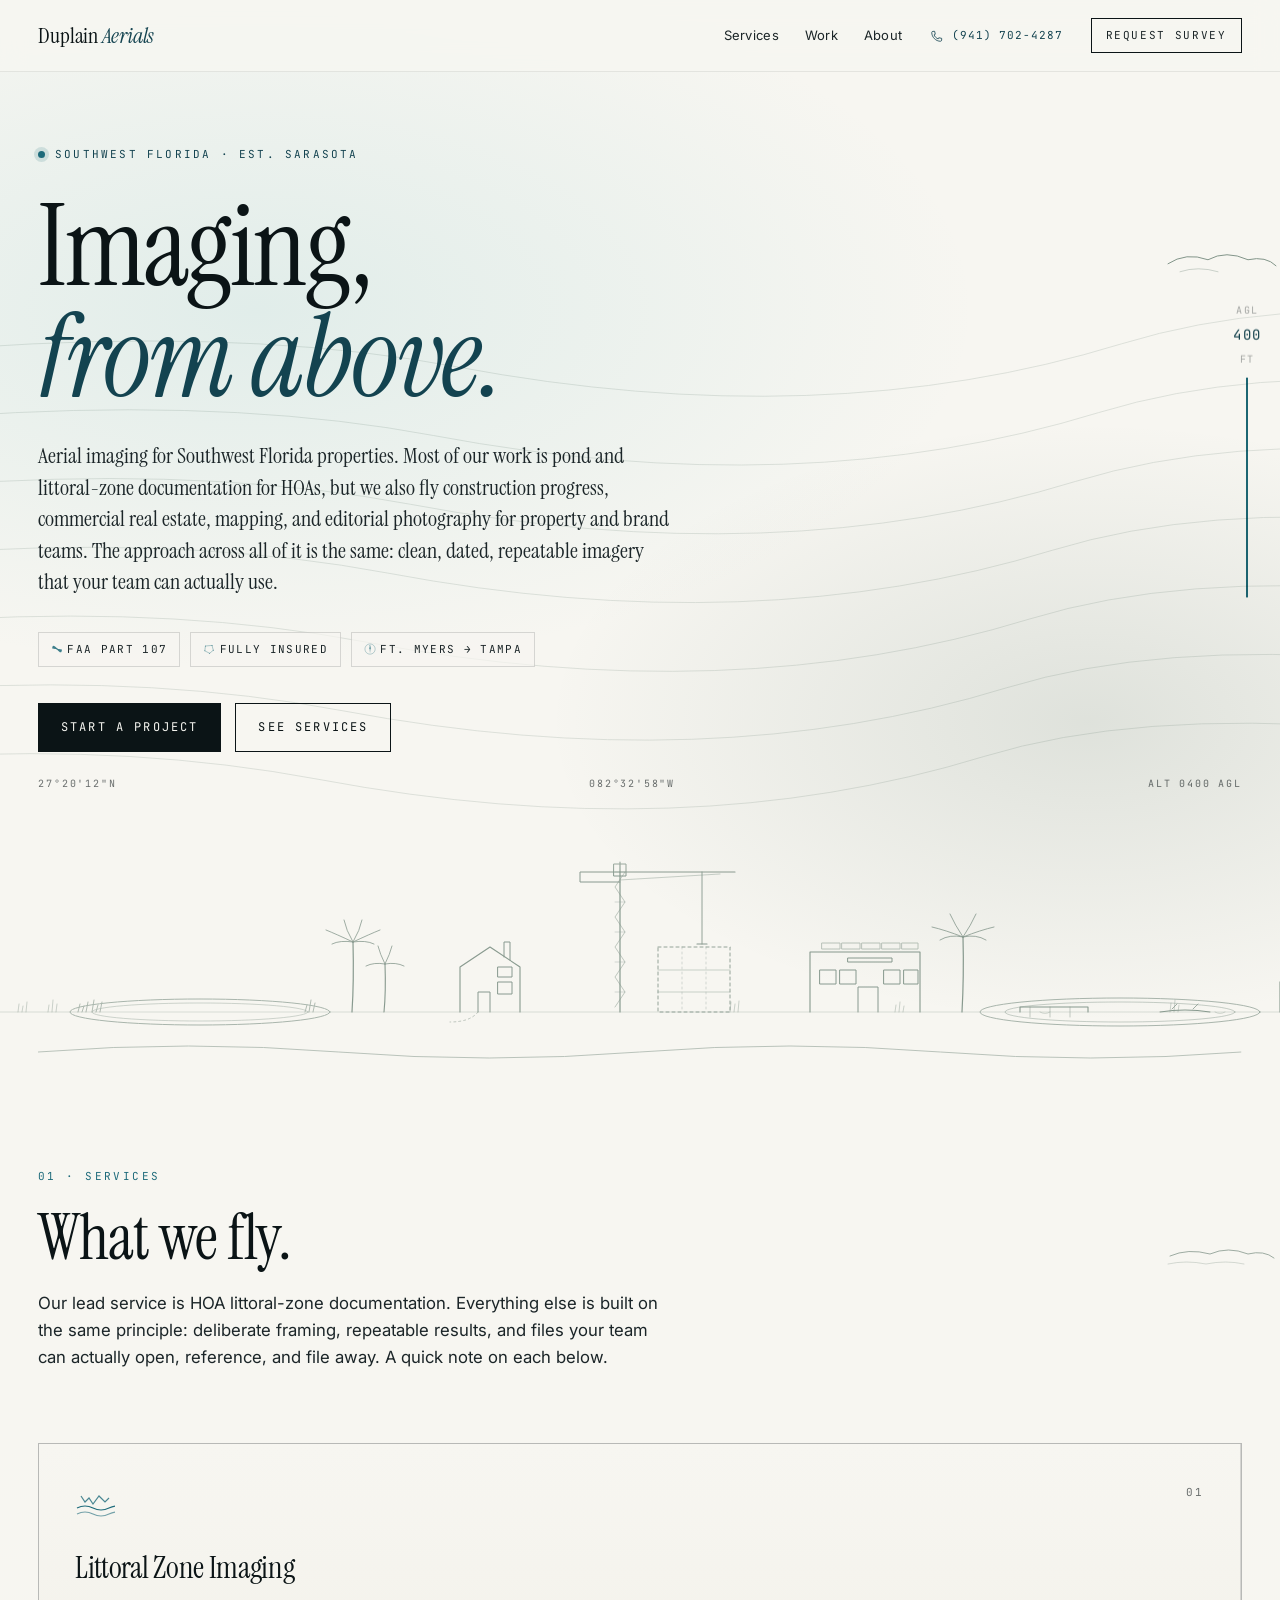
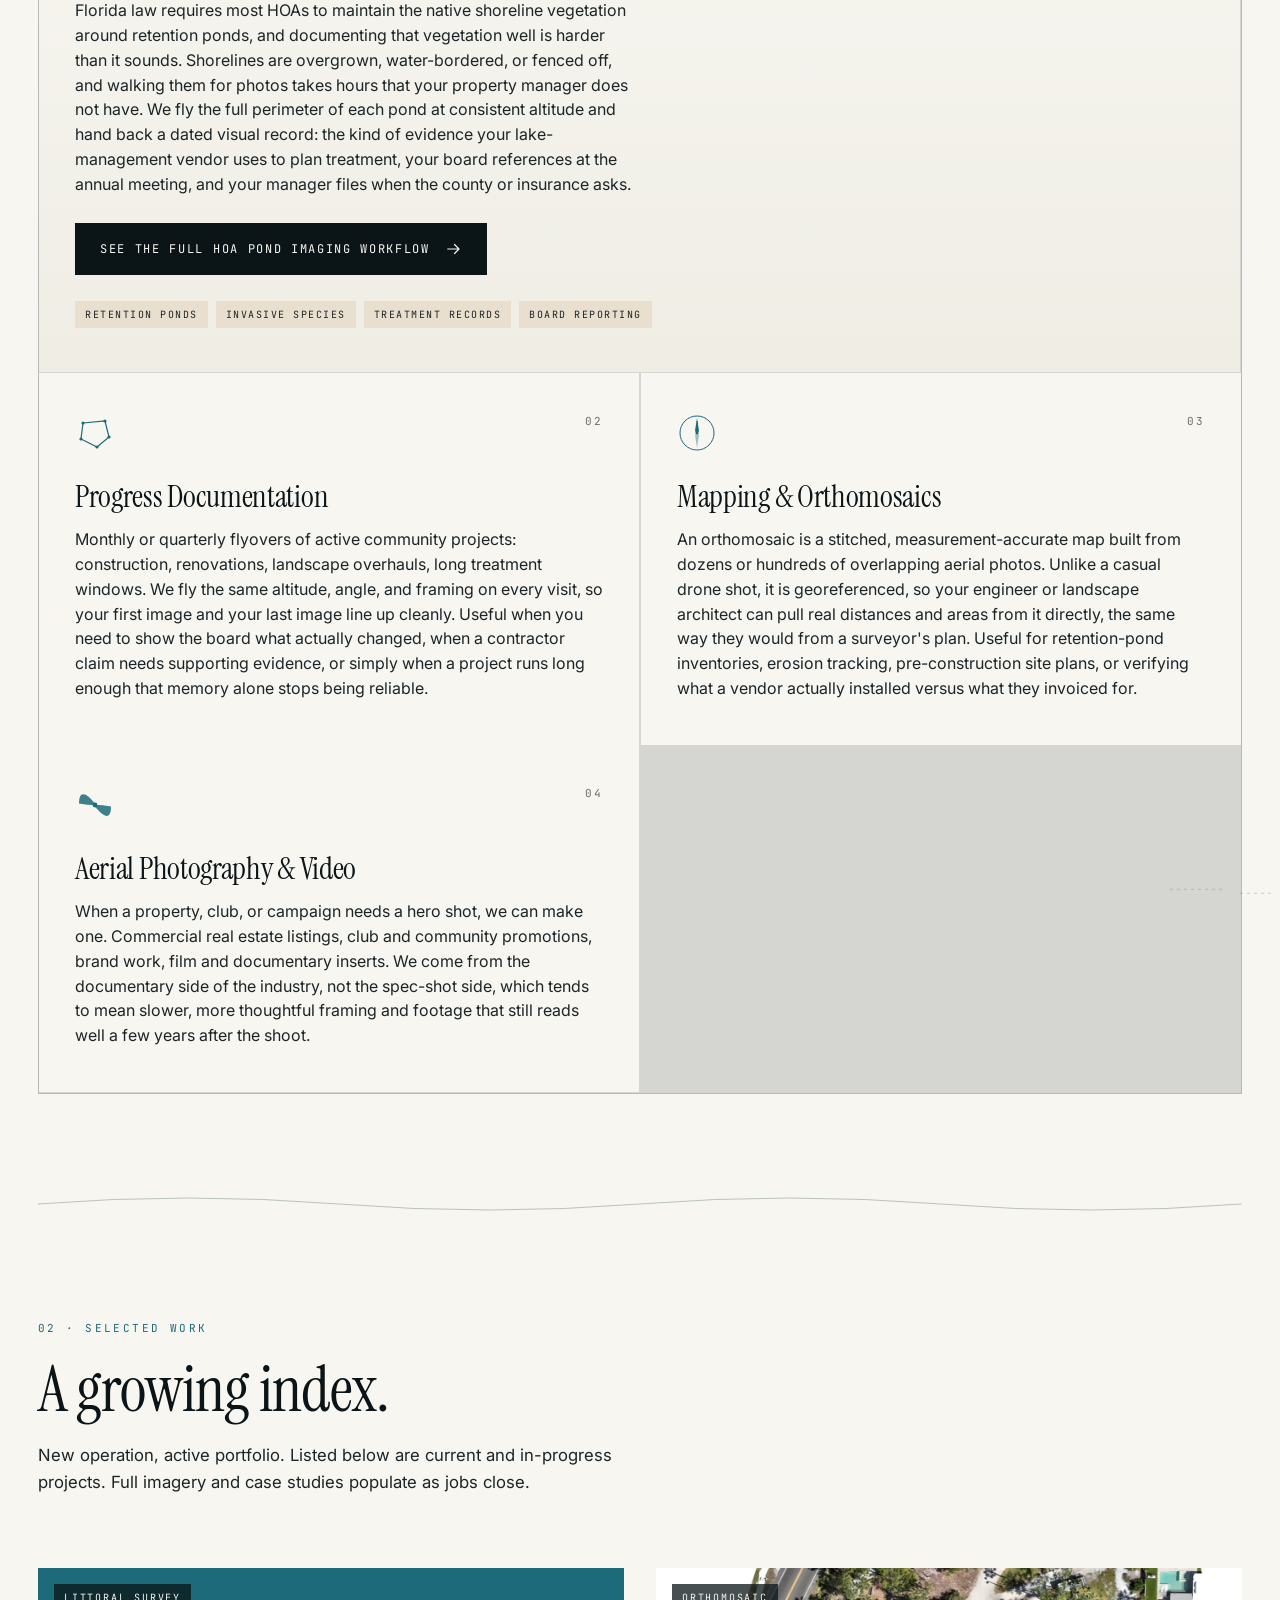
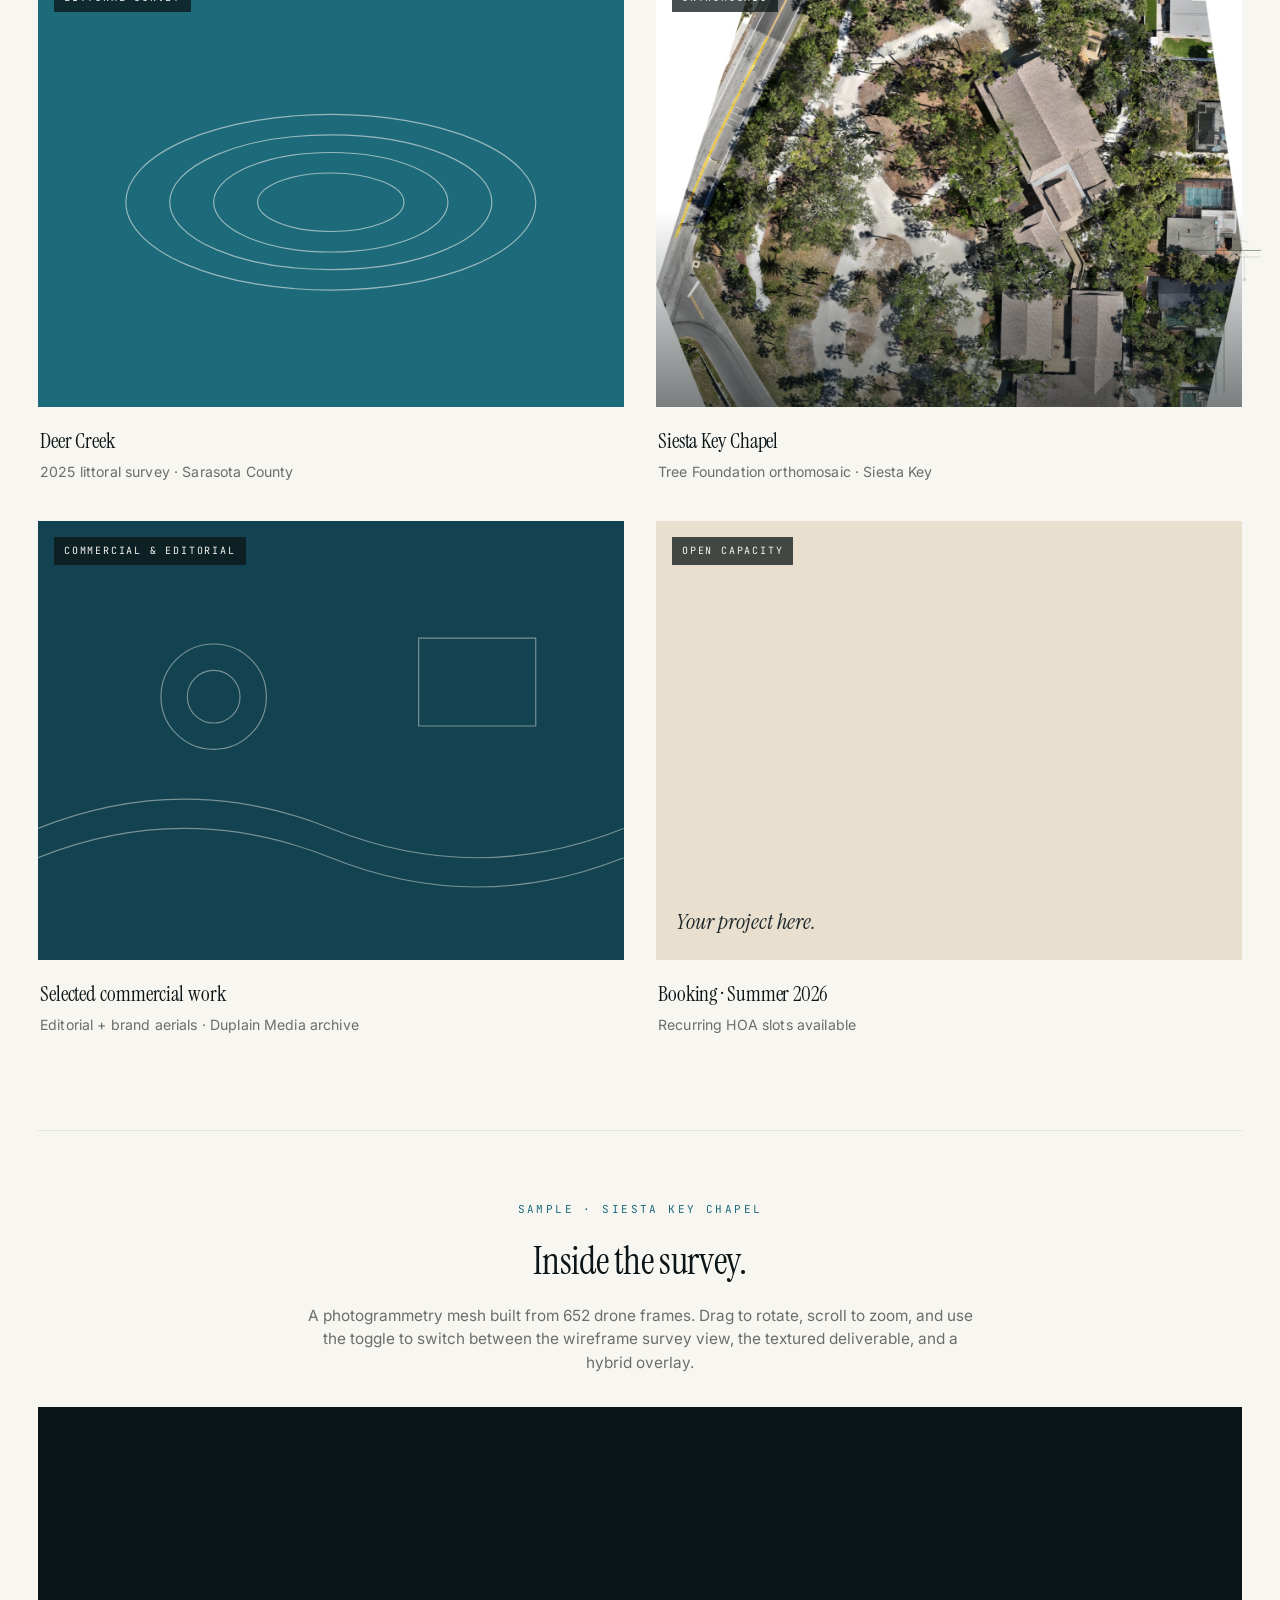
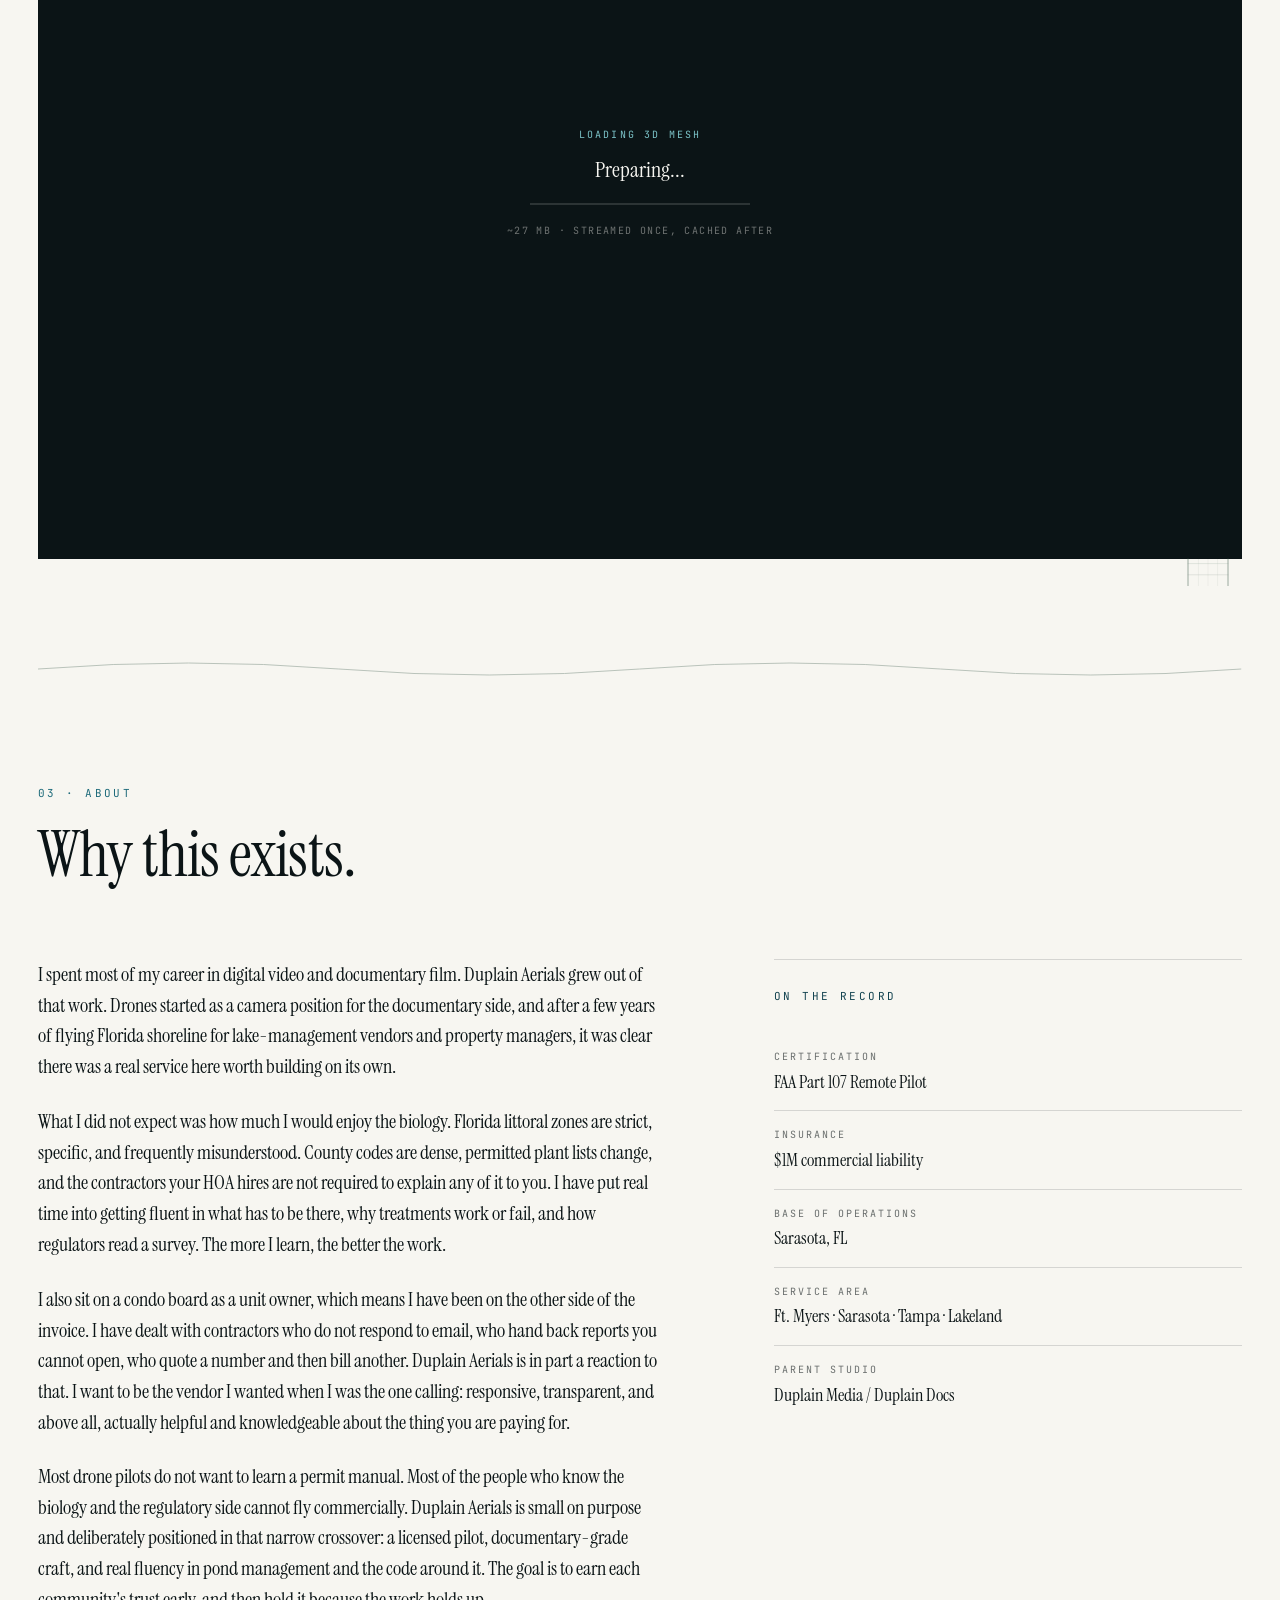
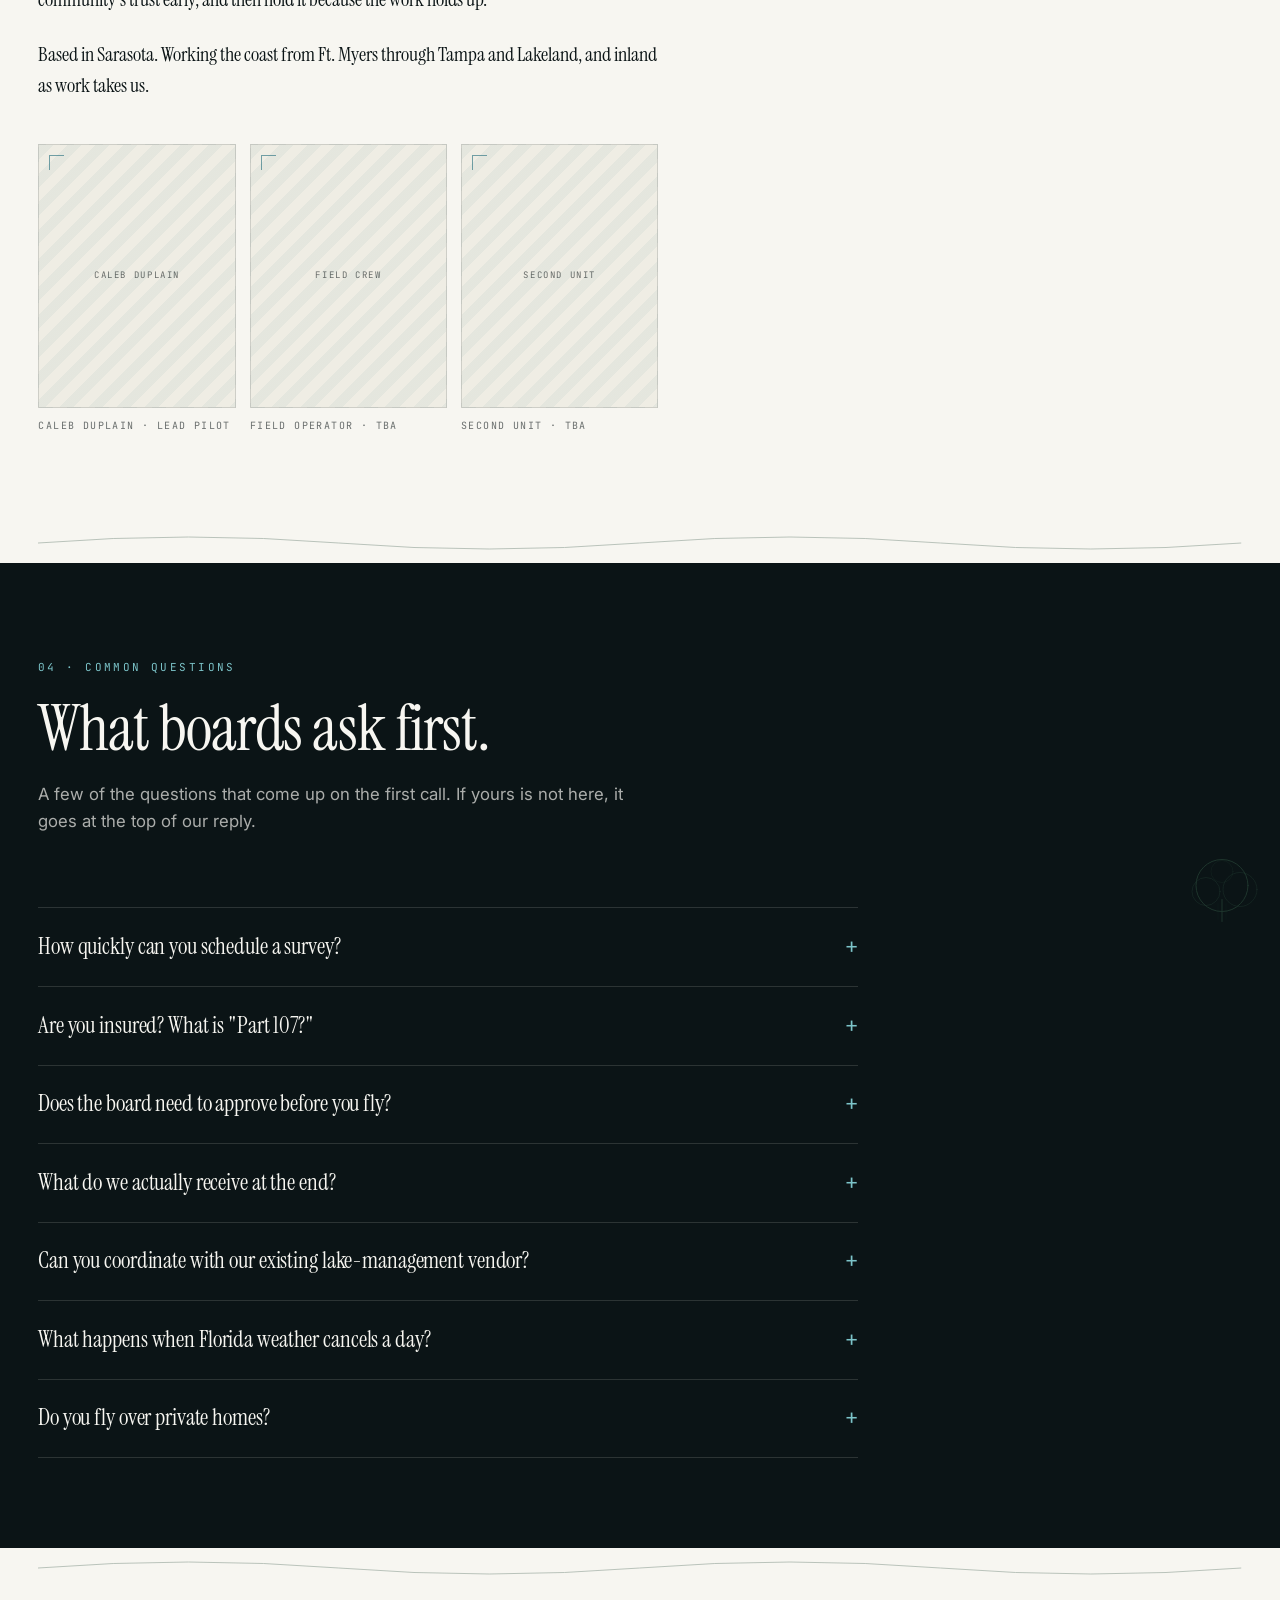
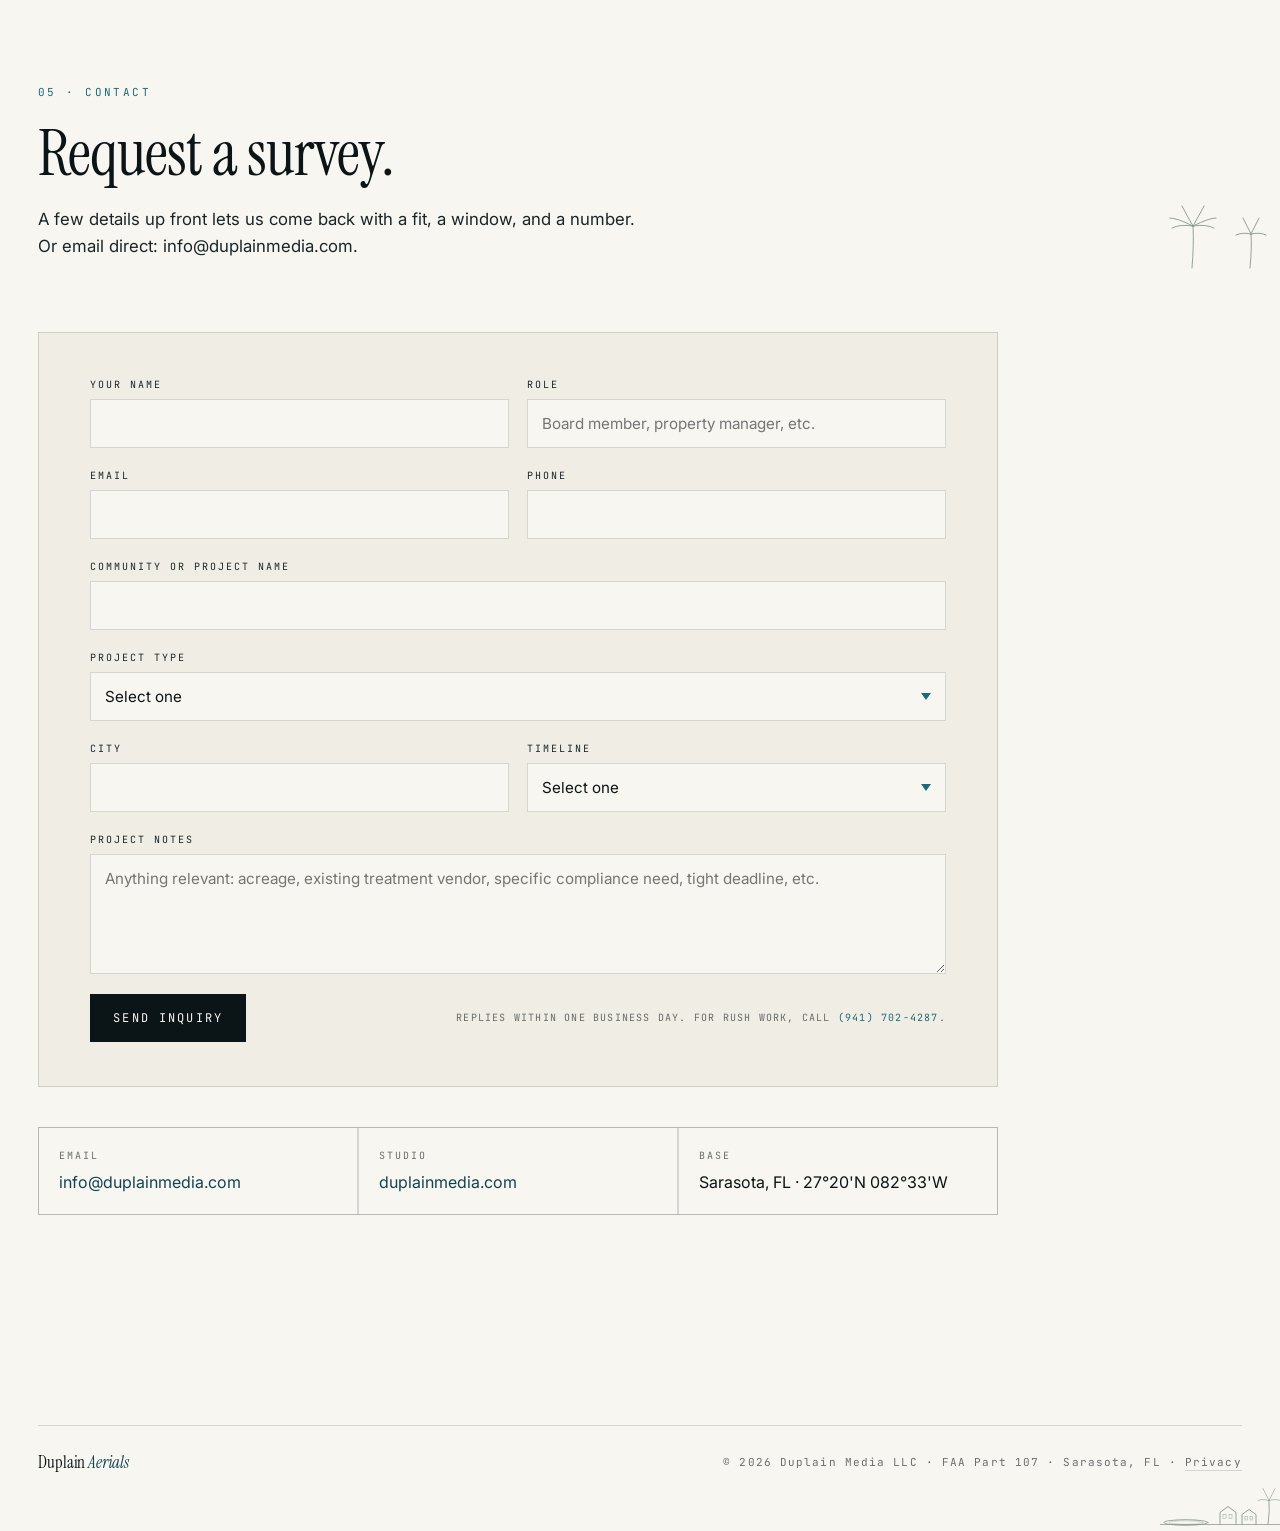
<file: index.html>
<!doctype html>
<html lang="en">
<head>
  <meta charset="utf-8" />
  <meta name="viewport" content="width=device-width, initial-scale=1" />
  <title>Duplain Aerials · Southwest Florida HOA Drone Services</title>
  <meta name="description" content="Aerial imaging for Southwest Florida HOAs. Littoral zone documentation, progress flyovers, and commercial aerial work. Based in Sarasota. Part 107, insured." />
  <meta name="theme-color" content="#0B1416" />

  <link rel="icon" type="image/svg+xml" href="/assets/favicon.svg" />

  <meta property="og:title" content="Duplain Aerials" />
  <meta property="og:description" content="Aerial imaging for Southwest Florida HOAs. Littoral zone documentation, progress flyovers, and commercial aerial work." />
  <meta property="og:type" content="website" />
  <meta property="og:locale" content="en_US" />
  <meta property="og:image" content="/assets/og-image.svg" />
  <meta property="og:image:width" content="1200" />
  <meta property="og:image:height" content="630" />
  <meta property="og:image:alt" content="Duplain Aerials. Evidence, from above. Southwest Florida, Sarasota." />

  <meta name="twitter:card" content="summary_large_image" />
  <meta name="twitter:title" content="Duplain Aerials" />
  <meta name="twitter:description" content="Aerial imaging for Southwest Florida HOAs. Littoral zone documentation, progress flyovers, and commercial aerial work." />
  <meta name="twitter:image" content="/assets/og-image.svg" />

  <link rel="preconnect" href="https://fonts.googleapis.com" />
  <link rel="preconnect" href="https://fonts.gstatic.com" crossorigin />
  <link rel="stylesheet" href="https://fonts.googleapis.com/css2?family=Instrument+Serif:ital@0;1&family=Inter:wght@300;400;500;600&family=JetBrains+Mono:wght@300;400;500&display=swap" />

  <link rel="stylesheet" href="/assets/css/style.css" />
</head>
<body>

  <svg class="sr-only" aria-hidden="true">
    <defs>
      <symbol id="i-propeller" viewBox="0 0 40 40">
        <circle cx="20" cy="20" r="2.4" fill="currentColor"/>
        <path d="M20 18.5 C 10 6, 4 6, 4 18.5 C 12 20, 16 20, 20 20 Z" fill="currentColor" opacity=".85"/>
        <path d="M20 21.5 C 30 34, 36 34, 36 21.5 C 28 20, 24 20, 20 20 Z" fill="currentColor" opacity=".85"/>
      </symbol>
      <symbol id="i-compass" viewBox="0 0 40 40">
        <circle cx="20" cy="20" r="17" fill="none" stroke="currentColor" stroke-width="1"/>
        <circle cx="20" cy="20" r="1.6" fill="currentColor"/>
        <path d="M20 5 L22 18 L20 21 L18 18 Z" fill="currentColor"/>
        <path d="M20 35 L22 22 L20 21 L18 22 Z" fill="currentColor" opacity=".4"/>
        <text x="20" y="11" text-anchor="middle" font-family="JetBrains Mono" font-size="4" fill="currentColor">N</text>
      </symbol>
      <symbol id="i-waterline" viewBox="0 0 40 40">
        <path d="M2 24 Q 10 20, 18 24 T 34 24 T 50 24" fill="none" stroke="currentColor" stroke-width="1.2"/>
        <path d="M2 30 Q 10 26, 18 30 T 34 30 T 50 30" fill="none" stroke="currentColor" stroke-width="1.2" opacity=".6"/>
        <path d="M6 12 L10 18 L14 14 L18 20 L24 12 L30 18 L34 14" fill="none" stroke="currentColor" stroke-width="1.2" opacity=".8"/>
      </symbol>
      <symbol id="i-polygon" viewBox="0 0 40 40">
        <path d="M8 10 L30 8 L34 24 L22 34 L6 26 Z" fill="none" stroke="currentColor" stroke-width="1.2"/>
        <circle cx="8" cy="10" r="1.6" fill="currentColor"/>
        <circle cx="30" cy="8" r="1.6" fill="currentColor"/>
        <circle cx="34" cy="24" r="1.6" fill="currentColor"/>
        <circle cx="22" cy="34" r="1.6" fill="currentColor"/>
        <circle cx="6" cy="26" r="1.6" fill="currentColor"/>
      </symbol>
      <symbol id="i-pin" viewBox="0 0 40 40">
        <path d="M20 4 C 13 4, 8 9, 8 16 C 8 24, 20 36, 20 36 C 20 36, 32 24, 32 16 C 32 9, 27 4, 20 4 Z" fill="none" stroke="currentColor" stroke-width="1.3"/>
        <circle cx="20" cy="16" r="3.2" fill="currentColor"/>
      </symbol>
    </defs>
  </svg>

  <aside class="altitude" aria-hidden="true">
    <span class="altitude-label">AGL</span>
    <span class="altitude-value" data-altitude>400</span>
    <span class="altitude-unit">FT</span>
    <div class="altitude-bar"><div class="altitude-fill" data-altitude-fill></div></div>
  </aside>

  <aside class="altitude-scene" aria-hidden="true">
    <div class="altitude-scene-inner">

      <svg class="scene-element scene-cloud-high" viewBox="0 0 120 42">
        <g fill="none" stroke="currentColor" stroke-linecap="round">
          <path d="M8 22 Q 26 10, 48 18 Q 66 8, 88 18 Q 106 14, 116 24" stroke-width="1"/>
          <path d="M20 30 Q 38 24, 58 30" stroke-width=".7" opacity=".55"/>
        </g>
      </svg>

      <svg class="scene-element scene-cloud-mid" viewBox="0 0 120 34">
        <g fill="none" stroke="currentColor" stroke-linecap="round" opacity=".85">
          <path d="M10 16 Q 28 8, 50 14 Q 68 6, 88 14 Q 104 10, 114 18" stroke-width=".9"/>
          <path d="M8 24 Q 26 20, 46 24 Q 66 20, 84 24" stroke-width=".6" opacity=".6"/>
        </g>
      </svg>

      <svg class="scene-element scene-cirrus" viewBox="0 0 120 18">
        <g stroke="currentColor" stroke-width=".7" stroke-dasharray="3 4" opacity=".55">
          <line x1="10" y1="9" x2="66" y2="9"/>
          <line x1="80" y1="13" x2="114" y2="13"/>
        </g>
      </svg>

      <svg class="scene-element scene-crane" viewBox="0 0 120 200">
        <g fill="none" stroke="currentColor" stroke-linecap="round">
          <line x1="10" y1="24" x2="110" y2="24" stroke-width="1.1"/>
          <line x1="10" y1="32" x2="110" y2="32" stroke-width=".6" opacity=".55"/>
          <g stroke-width=".5" opacity=".55">
            <line x1="22" y1="24" x2="30" y2="32"/>
            <line x1="38" y1="24" x2="46" y2="32"/>
            <line x1="54" y1="24" x2="62" y2="32"/>
            <line x1="70" y1="24" x2="78" y2="32"/>
            <line x1="86" y1="24" x2="94" y2="32"/>
          </g>
          <line x1="25" y1="14" x2="55" y2="6" stroke-width=".6" opacity=".6"/>
          <line x1="65" y1="6" x2="95" y2="14" stroke-width=".6" opacity=".6"/>
          <rect x="55" y="6" width="10" height="14" stroke-width=".8"/>
          <line x1="55" y1="20" x2="55" y2="200" stroke-width=".9"/>
          <line x1="65" y1="20" x2="65" y2="200" stroke-width=".9"/>
          <g stroke-width=".5" opacity=".6">
            <path d="M55 34 L65 46 M65 34 L55 46"/>
            <path d="M55 56 L65 68 M65 56 L55 68"/>
            <path d="M55 78 L65 90 M65 78 L55 90"/>
            <path d="M55 100 L65 112 M65 100 L55 112"/>
            <path d="M55 122 L65 134 M65 122 L55 134"/>
            <path d="M55 144 L65 156 M65 144 L55 156"/>
            <path d="M55 166 L65 178 M65 166 L55 178"/>
          </g>
          <line x1="90" y1="32" x2="90" y2="58" stroke-width=".5" stroke-dasharray="2 2" opacity=".7"/>
          <circle cx="90" cy="60" r="1.6" stroke-width=".5"/>
        </g>
      </svg>

      <svg class="scene-element scene-tower" viewBox="0 0 120 180">
        <g fill="none" stroke="currentColor" stroke-linecap="round">
          <line x1="15" y1="12" x2="75" y2="12" stroke-width="1.1"/>
          <path d="M20 12 L20 180" stroke-width="1"/>
          <path d="M70 12 L70 180" stroke-width="1"/>
          <line x1="42" y1="12" x2="42" y2="4" stroke-width=".7" opacity=".7"/>
          <line x1="50" y1="12" x2="50" y2="4" stroke-width=".7" opacity=".7"/>
          <line x1="46" y1="4" x2="46" y2="0" stroke-width=".5" opacity=".5"/>
          <g stroke-width=".5" opacity=".5">
            <line x1="20" y1="26" x2="70" y2="26"/>
            <line x1="20" y1="40" x2="70" y2="40"/>
            <line x1="20" y1="54" x2="70" y2="54"/>
            <line x1="20" y1="68" x2="70" y2="68"/>
            <line x1="20" y1="82" x2="70" y2="82"/>
            <line x1="20" y1="96" x2="70" y2="96"/>
            <line x1="20" y1="110" x2="70" y2="110"/>
            <line x1="20" y1="124" x2="70" y2="124"/>
            <line x1="20" y1="138" x2="70" y2="138"/>
            <line x1="20" y1="152" x2="70" y2="152"/>
            <line x1="20" y1="166" x2="70" y2="166"/>
          </g>
          <g stroke-width=".35" opacity=".35">
            <line x1="33" y1="12" x2="33" y2="180"/>
            <line x1="45" y1="12" x2="45" y2="180"/>
            <line x1="57" y1="12" x2="57" y2="180"/>
          </g>
        </g>
      </svg>

      <svg class="scene-element scene-oak" viewBox="0 0 120 74">
        <g fill="none" stroke="currentColor" stroke-linecap="round">
          <circle cx="62" cy="38" r="26" stroke-width="1"/>
          <circle cx="46" cy="44" r="14" stroke-width=".7" opacity=".7"/>
          <circle cx="80" cy="42" r="17" stroke-width=".7" opacity=".7"/>
          <circle cx="62" cy="24" r="11" stroke-width=".6" opacity=".5"/>
          <path d="M62 74 L62 52" stroke-width="1"/>
          <path d="M58 72 L58 56 M66 72 L66 56" stroke-width=".4" opacity=".4"/>
        </g>
      </svg>

      <svg class="scene-element scene-palms-mid" viewBox="0 0 120 70">
        <g fill="none" stroke="currentColor" stroke-linecap="round" stroke-width=".85">
          <path d="M32 70 Q 34 46, 33 28"/>
          <path d="M33 28 Q 20 26, 12 30"/>
          <path d="M33 28 Q 46 26, 54 30"/>
          <path d="M33 28 Q 26 16, 22 8"/>
          <path d="M33 28 Q 40 16, 44 8"/>
          <path d="M33 28 Q 17 20, 10 20"/>
          <path d="M33 28 Q 49 20, 56 20"/>
          <path d="M90 70 Q 92 48, 91 36"/>
          <path d="M91 36 Q 82 34, 76 37"/>
          <path d="M91 36 Q 100 34, 106 37"/>
          <path d="M91 36 Q 86 26, 83 20"/>
          <path d="M91 36 Q 96 26, 99 20"/>
        </g>
      </svg>

      <svg class="scene-element scene-ground" viewBox="0 0 120 58">
        <g fill="none" stroke="currentColor" stroke-linecap="round">
          <line x1="0" y1="54" x2="120" y2="54" stroke-width="1" opacity=".7"/>
          <ellipse cx="26" cy="52" rx="22" ry="2.8" stroke-width=".8"/>
          <ellipse cx="26" cy="52" rx="17" ry="1.7" stroke-width=".6" opacity=".5"/>
          <path d="M15 50 L19 50 M33 50 L37 50" stroke-width=".4" opacity=".4"/>
          <path d="M60 54 L60 42 L68 36 L76 42 L76 54" stroke-width=".85"/>
          <rect x="63" y="44" width="3" height="4" stroke-width=".4"/>
          <rect x="69" y="44" width="3" height="4" stroke-width=".4"/>
          <path d="M82 54 L82 44 L89 39 L96 44 L96 54" stroke-width=".85"/>
          <rect x="85" y="46" width="2.5" height="3.5" stroke-width=".4"/>
          <rect x="90" y="46" width="2.5" height="3.5" stroke-width=".4"/>
          <path d="M108 54 Q 110 40, 109 30" stroke-width=".8"/>
          <path d="M109 30 Q 102 28, 98 30" stroke-width=".55"/>
          <path d="M109 30 Q 116 28, 120 30" stroke-width=".55"/>
          <path d="M109 30 Q 105 22, 103 18" stroke-width=".55"/>
          <path d="M109 30 Q 113 22, 115 18" stroke-width=".55"/>
          <path d="M48 54 L56 54" stroke-dasharray="2 2" stroke-width=".35" opacity=".35"/>
          <path d="M100 54 L108 54" stroke-dasharray="2 2" stroke-width=".35" opacity=".35"/>
        </g>
      </svg>

    </div>
  </aside>

  <header class="topbar">
    <a class="wordmark" href="#top">
      <span class="wordmark-main">Duplain <em>Aerials</em></span>
    </a>
    <nav class="nav" aria-label="Primary">
      <a href="#services">Services</a>
      <a href="#work">Work</a>
      <a href="#about">About</a>
      <a href="tel:+19417024287" class="nav-phone" aria-label="Call (941) 702-4287">
        <svg class="nav-phone-ico" viewBox="0 0 24 24" aria-hidden="true">
          <path d="M5 4 C 4 4, 3 5, 3 6 C 3 14, 10 21, 18 21 C 19 21, 20 20, 20 19 L 20 16 L 15 15 L 14 17 C 11 16, 8 13, 7 10 L 9 9 L 8 4 Z" fill="none" stroke="currentColor" stroke-width="1.4" stroke-linejoin="round"/>
        </svg>
        <span class="nav-phone-num">(941) 702-4287</span>
      </a>
      <a href="#contact" class="nav-cta">Request Survey</a>
    </nav>
  </header>

  <main id="top">

    <section class="hero" id="hero">
      <div class="hero-contours" aria-hidden="true">
        <svg viewBox="0 0 1600 900" preserveAspectRatio="xMidYMid slice">
          <g fill="none" stroke="currentColor" stroke-width=".6" opacity=".55">
            <path d="M-200 720 Q 200 620, 520 680 T 1100 660 T 1900 720"/>
            <path d="M-200 660 Q 220 560, 540 620 T 1120 600 T 1900 660"/>
            <path d="M-200 600 Q 240 500, 560 560 T 1140 540 T 1900 600"/>
            <path d="M-200 540 Q 260 440, 580 500 T 1160 480 T 1900 540"/>
            <path d="M-200 480 Q 280 380, 600 440 T 1180 420 T 1900 480"/>
            <path d="M-200 420 Q 300 320, 620 380 T 1200 360 T 1900 420"/>
            <path d="M-200 360 Q 320 260, 640 320 T 1220 300 T 1900 360"/>
          </g>
        </svg>
      </div>

      <div class="hero-drone-shadow" aria-hidden="true"></div>

      <div class="hero-drone" aria-hidden="true">
        <svg viewBox="0 0 220 140" class="drone-svg">
          <!-- Faint ground shadow to anchor the form in space -->
          <ellipse class="drone-shadow" cx="110" cy="128" rx="62" ry="4.5"/>

          <!-- Spinning prop motion-blur discs -->
          <g class="drone-prop-rings">
            <ellipse cx="50" cy="92" rx="22" ry="5.2"/>
            <ellipse cx="170" cy="92" rx="22" ry="5.2"/>
            <ellipse cx="68" cy="42" rx="17" ry="4.2"/>
            <ellipse cx="152" cy="42" rx="17" ry="4.2"/>
          </g>

          <!-- Arms drawn as 3D rods (top face + thin shadow strip below) -->
          <g class="drone-arms">
            <!-- Front-left arm -->
            <g>
              <path d="M96 68 L50 90 L52 94 L98 72 Z" class="drone-arm-shadow"/>
              <path d="M96 66 L50 88 L52 92 L98 70 Z" class="drone-arm-top"/>
            </g>
            <!-- Front-right arm -->
            <g>
              <path d="M124 68 L170 90 L168 94 L122 72 Z" class="drone-arm-shadow"/>
              <path d="M124 66 L170 88 L168 92 L122 70 Z" class="drone-arm-top"/>
            </g>
            <!-- Back-left arm -->
            <g>
              <path d="M99 60 L68 42 L70 46 L101 64 Z" class="drone-arm-shadow"/>
              <path d="M99 58 L68 40 L70 44 L101 62 Z" class="drone-arm-top"/>
            </g>
            <!-- Back-right arm -->
            <g>
              <path d="M121 60 L152 42 L150 46 L119 64 Z" class="drone-arm-shadow"/>
              <path d="M121 58 L152 40 L150 44 L119 62 Z" class="drone-arm-top"/>
            </g>
          </g>

          <!-- Spinning prop crosshairs (animated) -->
          <g class="drone-prop drone-prop-1" style="transform-origin: 50px 90px;">
            <line x1="32" y1="90" x2="68" y2="90"/>
            <line x1="50" y1="84" x2="50" y2="96"/>
          </g>
          <g class="drone-prop drone-prop-2" style="transform-origin: 170px 90px;">
            <line x1="152" y1="90" x2="188" y2="90"/>
            <line x1="170" y1="84" x2="170" y2="96"/>
          </g>
          <g class="drone-prop drone-prop-3" style="transform-origin: 68px 40px;">
            <line x1="53" y1="40" x2="83" y2="40"/>
            <line x1="68" y1="35" x2="68" y2="45"/>
          </g>
          <g class="drone-prop drone-prop-4" style="transform-origin: 152px 40px;">
            <line x1="137" y1="40" x2="167" y2="40"/>
            <line x1="152" y1="35" x2="152" y2="45"/>
          </g>

          <!-- Motors as 3D pucks: side wall + top disc + inner highlight -->
          <g class="drone-motors">
            <!-- Front-left -->
            <rect class="drone-motor-wall" x="44" y="90" width="12" height="3.5"/>
            <ellipse class="drone-motor-top" cx="50" cy="90" rx="6" ry="3.2"/>
            <ellipse class="drone-motor-inner" cx="50" cy="89.4" rx="3.3" ry="1.7"/>
            <!-- Front-right -->
            <rect class="drone-motor-wall" x="164" y="90" width="12" height="3.5"/>
            <ellipse class="drone-motor-top" cx="170" cy="90" rx="6" ry="3.2"/>
            <ellipse class="drone-motor-inner" cx="170" cy="89.4" rx="3.3" ry="1.7"/>
            <!-- Back-left -->
            <rect class="drone-motor-wall" x="63" y="40" width="10" height="2.6"/>
            <ellipse class="drone-motor-top" cx="68" cy="40" rx="5" ry="2.6"/>
            <ellipse class="drone-motor-inner" cx="68" cy="39.5" rx="2.7" ry="1.4"/>
            <!-- Back-right -->
            <rect class="drone-motor-wall" x="147" y="40" width="10" height="2.6"/>
            <ellipse class="drone-motor-top" cx="152" cy="40" rx="5" ry="2.6"/>
            <ellipse class="drone-motor-inner" cx="152" cy="39.5" rx="2.7" ry="1.4"/>
          </g>

          <!-- Body: hexagonal puck shown with side walls + front face + lit top -->
          <!-- Side walls (sit behind so the lit top covers the inner edges) -->
          <path class="drone-body-side" d="M85 55 L94 49 L94 73 L85 67 Z"/>
          <path class="drone-body-side" d="M135 55 L126 49 L126 73 L135 67 Z"/>
          <!-- Front face strip -->
          <path class="drone-body-front" d="M94 70 L126 70 L132 76 L88 76 Z"/>
          <!-- Top face -->
          <path class="drone-body" d="M94 49 L126 49 L135 61 L126 70 L94 70 L85 61 Z"/>
          <!-- Top inset highlight -->
          <path class="drone-body-inner" d="M98 53 L122 53 L130 61 L122 67 L98 67 L90 61 Z"/>
          <!-- LED stripe -->
          <rect class="drone-body-stripe" x="98" y="59.6" width="24" height="1.6" rx=".4"/>

          <!-- Antenna stubs on top -->
          <g class="drone-antennas">
            <line x1="105" y1="49" x2="105" y2="44"/>
            <line x1="115" y1="49" x2="115" y2="44"/>
            <circle cx="105" cy="44" r=".9"/>
            <circle cx="115" cy="44" r=".9"/>
          </g>

          <!-- Gimbal: short mount arm + sphere body + lens + glint -->
          <rect class="drone-gimbal-arm" x="106" y="76" width="8" height="3"/>
          <circle class="drone-gimbal-mount" cx="110" cy="80" r="2.4"/>
          <circle class="drone-gimbal" cx="110" cy="88" r="6"/>
          <circle class="drone-gimbal-lens" cx="110" cy="88" r="3.6"/>
          <circle class="drone-gimbal-glint" cx="112" cy="86.4" r="1.1"/>

          <!-- Nav lights (still pulse) -->
          <circle class="nav-light nav-front-l" cx="50" cy="90" r="1.2"/>
          <circle class="nav-light nav-front-r" cx="170" cy="90" r="1.2"/>
          <circle class="nav-light nav-rear-l" cx="68" cy="40" r="1.0"/>
          <circle class="nav-light nav-rear-r" cx="152" cy="40" r="1.0"/>
        </svg>
      </div>

      <div class="hero-inner">
        <p class="eyebrow"><span class="eyebrow-dot"></span>Southwest Florida · Est. Sarasota</p>
        <h1 class="display">
          Imaging,
          <em>from above.</em>
        </h1>
        <p class="lede">
          Aerial imaging for Southwest Florida properties. Most of our work is pond and littoral-zone documentation for HOAs, but we also fly construction progress, commercial real estate, mapping, and editorial photography for property and brand teams. The approach across all of it is the same: clean, dated, repeatable imagery that your team can actually use.
        </p>
        <div class="hero-meta">
          <span class="meta-chip"><svg class="ico" viewBox="0 0 40 40"><use href="#i-propeller"/></svg>FAA Part 107</span>
          <span class="meta-chip"><svg class="ico" viewBox="0 0 40 40"><use href="#i-polygon"/></svg>Fully Insured</span>
          <span class="meta-chip"><svg class="ico" viewBox="0 0 40 40"><use href="#i-compass"/></svg>Ft. Myers → Tampa</span>
        </div>
        <div class="hero-cta">
          <a class="btn btn-primary" href="#contact">Start a project</a>
          <a class="btn btn-ghost" href="#services">See services</a>
        </div>
      </div>

      <div class="hero-coords" aria-hidden="true">
        <span>27°20'12"N</span><span>082°32'58"W</span><span>ALT 0400 AGL</span>
      </div>

      <div class="hero-landscape" aria-hidden="true">
        <div class="hero-landscape-track">
          <svg class="hero-landscape-panel" viewBox="0 0 1600 220" preserveAspectRatio="xMinYMax meet">
            <g id="landscape-copy" fill="none" stroke="currentColor" stroke-linecap="round" stroke-linejoin="round">
              <path d="M0 200 L1600 200" stroke-width="1" opacity=".28"/>

              <g opacity=".45" stroke-width=".9">
                <path d="M18 200 L19 192 M22 200 L23 194 M26 200 L27 190"/>
                <path d="M48 200 L49 193 M52 200 L53 188 M56 200 L57 192"/>
                <path d="M730 200 L731 190 M734 200 L735 192 M738 200 L739 189"/>
                <path d="M895 200 L896 193 M899 200 L900 190 M903 200 L904 194"/>
                <path d="M1170 200 L1171 191 M1174 200 L1175 188 M1178 200 L1179 193"/>
                <path d="M1445 200 L1446 194 M1449 200 L1450 189 M1453 200 L1454 192"/>
                <path d="M1560 200 L1561 191 M1564 200 L1565 193 M1568 200 L1569 189"/>
              </g>

              <g stroke-width="1" opacity=".7">
                <ellipse cx="200" cy="200" rx="130" ry="13"/>
                <ellipse cx="200" cy="200" rx="108" ry="9" opacity=".55"/>
                <path d="M78 200 L80 192 M82 200 L84 194 M86 200 L88 190 M92 200 L94 188 M96 200 L98 193 M100 200 L102 190" stroke-width=".9"/>
                <path d="M305 200 L307 193 M309 200 L311 188 M313 200 L315 191" stroke-width=".9"/>
              </g>

              <g>
                <path d="M352 200 Q 354 170, 353 130" stroke-width="1.2"/>
                <path d="M353 130 Q 340 128, 332 132" stroke-width=".8"/>
                <path d="M353 130 Q 366 128, 374 132" stroke-width=".8"/>
                <path d="M353 130 Q 346 118, 344 108" stroke-width=".8"/>
                <path d="M353 130 Q 360 118, 362 108" stroke-width=".8"/>
                <path d="M353 130 Q 336 122, 326 118" stroke-width=".8"/>
                <path d="M353 130 Q 370 122, 380 118" stroke-width=".8"/>

                <path d="M384 200 Q 386 180, 385 152" stroke-width="1.1"/>
                <path d="M385 152 Q 374 150, 366 154" stroke-width=".8"/>
                <path d="M385 152 Q 396 150, 404 154" stroke-width=".8"/>
                <path d="M385 152 Q 380 142, 378 134" stroke-width=".8"/>
                <path d="M385 152 Q 390 142, 392 134" stroke-width=".8"/>
              </g>

              <g stroke-width="1">
                <path d="M460 200 L460 155 L490 135 L520 155 L520 200" stroke-width="1.1"/>
                <path d="M478 200 L478 180 L490 180 L490 200"/>
                <rect x="498" y="170" width="14" height="12"/>
                <rect x="498" y="155" width="14" height="10"/>
                <path d="M504 145 L504 130 L510 130 L510 148"/>
                <path d="M478 200 Q 470 210, 450 210" stroke-dasharray="2 3" opacity=".5"/>
              </g>

              <g>
                <path d="M620 200 L620 50" stroke-width="1.2"/>
                <path d="M615 195 L625 180 L615 165 L625 150 L615 135 L625 120 L615 105 L625 90 L615 75 L625 60" stroke-width=".8" opacity=".65"/>
                <path d="M615 180 L625 180 M615 150 L625 150 M615 120 L625 120 M615 90 L625 90 M615 60 L625 60" stroke-width=".8" opacity=".4"/>
                <path d="M620 60 L735 60" stroke-width="1.1"/>
                <path d="M620 68 L720 62" stroke-width=".8" opacity=".55"/>
                <path d="M620 60 L580 60 L580 70 L620 70" stroke-width="1"/>
                <rect x="614" y="52" width="12" height="12"/>
                <path d="M702 60 L702 132" stroke-width=".9"/>
                <path d="M697 132 L707 132" stroke-width="1.1"/>
                <rect x="658" y="135" width="72" height="65" stroke-dasharray="3 3" stroke-width=".9"/>
                <path d="M658 158 L730 158 M658 180 L730 180" opacity=".5" stroke-width=".8"/>
                <path d="M682 135 L682 200 M706 135 L706 200" opacity=".4" stroke-dasharray="2 3" stroke-width=".8"/>
              </g>

              <g stroke-width="1">
                <path d="M810 200 L810 140 L920 140 L920 200" stroke-width="1.1"/>
                <path d="M858 200 L858 175 L878 175 L878 200"/>
                <rect x="820" y="158" width="16" height="14"/>
                <rect x="840" y="158" width="16" height="14"/>
                <rect x="884" y="158" width="16" height="14"/>
                <rect x="904" y="158" width="14" height="14"/>
                <g opacity=".6" stroke-width=".9">
                  <rect x="822" y="131" width="18" height="6"/>
                  <rect x="842" y="131" width="18" height="6"/>
                  <rect x="862" y="131" width="18" height="6"/>
                  <rect x="882" y="131" width="18" height="6"/>
                  <rect x="902" y="131" width="16" height="6"/>
                </g>
                <rect x="848" y="146" width="44" height="4"/>
              </g>

              <g>
                <path d="M962 200 Q 964 165, 963 125" stroke-width="1.2"/>
                <path d="M963 125 Q 950 122, 940 128" stroke-width=".8"/>
                <path d="M963 125 Q 976 122, 986 128" stroke-width=".8"/>
                <path d="M963 125 Q 955 113, 950 102" stroke-width=".8"/>
                <path d="M963 125 Q 971 113, 976 102" stroke-width=".8"/>
                <path d="M963 125 Q 945 118, 932 115" stroke-width=".8"/>
                <path d="M963 125 Q 981 118, 994 115" stroke-width=".8"/>
              </g>

              <g>
                <ellipse cx="1120" cy="200" rx="140" ry="14" stroke-width="1" opacity=".7"/>
                <ellipse cx="1120" cy="200" rx="115" ry="10" stroke-width="1" opacity=".45"/>
                <path d="M1020 200 L1020 195 L1088 195 L1088 200" stroke-width="1.1"/>
                <path d="M1030 195 L1030 205 M1050 195 L1050 205 M1070 195 L1070 205" stroke-width=".9" opacity=".55"/>
                <path d="M1160 200 Q 1185 196, 1210 200" stroke-width="1.1"/>
                <path d="M1172 197 L1177 192 M1193 197 L1198 192" stroke-width=".8"/>
                <path d="M1040 200 Q 1045 203, 1050 200" stroke-width=".8" opacity=".45"/>
                <path d="M1215 200 Q 1220 203, 1225 200" stroke-width=".8" opacity=".45"/>
              </g>

              <g stroke-width="1">
                <path d="M1280 200 L1280 170 L1300 155 L1320 170 L1320 200" stroke-width="1.1"/>
                <rect x="1293" y="183" width="10" height="17"/>
                <rect x="1306" y="174" width="10" height="8"/>

                <path d="M1340 200 L1340 165 L1370 145 L1400 165 L1400 200" stroke-width="1.1"/>
                <rect x="1358" y="180" width="12" height="20"/>
                <rect x="1375" y="170" width="14" height="10"/>
                <rect x="1375" y="152" width="14" height="10"/>

                <path d="M1420 200 L1420 175 L1438 160 L1458 175 L1458 200" stroke-width="1.1"/>
                <rect x="1432" y="183" width="10" height="17"/>
              </g>

              <g>
                <path d="M1490 200 Q 1492 175, 1491 142" stroke-width="1.1"/>
                <path d="M1491 142 Q 1480 140, 1472 144" stroke-width=".8"/>
                <path d="M1491 142 Q 1502 140, 1510 144" stroke-width=".8"/>
                <path d="M1491 142 Q 1486 132, 1482 124" stroke-width=".8"/>
                <path d="M1491 142 Q 1496 132, 1500 124" stroke-width=".8"/>
              </g>

              <g opacity=".6" stroke-width=".9">
                <rect x="1528" y="190" width="20" height="7"/>
                <rect x="1552" y="190" width="20" height="7"/>
                <rect x="1576" y="190" width="20" height="7"/>
                <path d="M1538 190 L1538 200 M1562 190 L1562 200 M1586 190 L1586 200" opacity=".5"/>
              </g>
            </g>
          </svg>
          <svg class="hero-landscape-panel" viewBox="0 0 1600 220" preserveAspectRatio="xMinYMax meet" aria-hidden="true">
            <use href="#landscape-copy"/>
          </svg>
          <svg class="hero-landscape-panel" viewBox="0 0 1600 220" preserveAspectRatio="xMinYMax meet" aria-hidden="true">
            <use href="#landscape-copy"/>
          </svg>
        </div>
      </div>
    </section>

    <div class="section-divider" aria-hidden="true">
      <svg viewBox="0 0 1600 40" preserveAspectRatio="none">
        <path d="M0 20 Q 200 8, 400 20 T 800 20 T 1200 20 T 1600 20" fill="none" stroke="currentColor" stroke-width="1"/>
      </svg>
    </div>

    <section class="services" id="services">
      <header class="section-head">
        <span class="section-kicker">01 · Services</span>
        <h2 class="section-title">What we fly.</h2>
        <p class="section-lede">Our lead service is HOA littoral-zone documentation. Everything else is built on the same principle: deliberate framing, repeatable results, and files your team can actually open, reference, and file away. A quick note on each below.</p>
      </header>

      <div class="service-grid">
        <article class="service service-lead">
          <header class="service-head">
            <svg class="service-ico" viewBox="0 0 40 40"><use href="#i-waterline"/></svg>
            <span class="service-num">01</span>
          </header>
          <h3>Littoral Zone Imaging</h3>
          <p>Florida law requires most HOAs to maintain the native shoreline vegetation around retention ponds, and documenting that vegetation well is harder than it sounds. Shorelines are overgrown, water-bordered, or fenced off, and walking them for photos takes hours that your property manager does not have. We fly the full perimeter of each pond at consistent altitude and hand back a dated visual record: the kind of evidence your lake-management vendor uses to plan treatment, your board references at the annual meeting, and your manager files when the county or insurance asks.</p>
          <a class="service-cta" href="/hoa-pond-imaging/">
            <span class="service-cta-label">See the full HOA pond imaging workflow</span>
            <svg class="service-cta-arrow" viewBox="0 0 24 24" aria-hidden="true">
              <path d="M5 12 L19 12 M14 6 L20 12 L14 18" fill="none" stroke="currentColor" stroke-width="1.6" stroke-linecap="round" stroke-linejoin="round"/>
            </svg>
          </a>
          <ul class="service-tags">
            <li>Retention ponds</li>
            <li>Invasive species</li>
            <li>Treatment records</li>
            <li>Board reporting</li>
          </ul>
        </article>

        <article class="service">
          <header class="service-head">
            <svg class="service-ico" viewBox="0 0 40 40"><use href="#i-polygon"/></svg>
            <span class="service-num">02</span>
          </header>
          <h3>Progress Documentation</h3>
          <p>Monthly or quarterly flyovers of active community projects: construction, renovations, landscape overhauls, long treatment windows. We fly the same altitude, angle, and framing on every visit, so your first image and your last image line up cleanly. Useful when you need to show the board what actually changed, when a contractor claim needs supporting evidence, or simply when a project runs long enough that memory alone stops being reliable.</p>
        </article>

        <article class="service">
          <header class="service-head">
            <svg class="service-ico" viewBox="0 0 40 40"><use href="#i-compass"/></svg>
            <span class="service-num">03</span>
          </header>
          <h3>Mapping &amp; Orthomosaics</h3>
          <p>An orthomosaic is a stitched, measurement-accurate map built from dozens or hundreds of overlapping aerial photos. Unlike a casual drone shot, it is georeferenced, so your engineer or landscape architect can pull real distances and areas from it directly, the same way they would from a surveyor's plan. Useful for retention-pond inventories, erosion tracking, pre-construction site plans, or verifying what a vendor actually installed versus what they invoiced for.</p>
        </article>

        <article class="service">
          <header class="service-head">
            <svg class="service-ico" viewBox="0 0 40 40"><use href="#i-propeller"/></svg>
            <span class="service-num">04</span>
          </header>
          <h3>Aerial Photography &amp; Video</h3>
          <p>When a property, club, or campaign needs a hero shot, we can make one. Commercial real estate listings, club and community promotions, brand work, film and documentary inserts. We come from the documentary side of the industry, not the spec-shot side, which tends to mean slower, more thoughtful framing and footage that still reads well a few years after the shoot.</p>
        </article>
      </div>
    </section>

    <div class="section-divider" aria-hidden="true">
      <svg viewBox="0 0 1600 40" preserveAspectRatio="none">
        <path d="M0 20 Q 200 8, 400 20 T 800 20 T 1200 20 T 1600 20" fill="none" stroke="currentColor" stroke-width="1"/>
      </svg>
    </div>

    <section class="work" id="work">
      <header class="section-head">
        <span class="section-kicker">02 · Selected Work</span>
        <h2 class="section-title">A growing index.</h2>
        <p class="section-lede">New operation, active portfolio. Listed below are current and in-progress projects. Full imagery and case studies populate as jobs close.</p>
      </header>

      <div class="work-grid">
        <article class="work-card" style="--accent: var(--gulf)">
          <div class="work-thumb">
            <svg class="work-contours" viewBox="0 0 400 300" preserveAspectRatio="xMidYMid slice">
              <g fill="none" stroke="currentColor" stroke-width=".8" opacity=".7">
                <ellipse cx="200" cy="160" rx="140" ry="60"/>
                <ellipse cx="200" cy="160" rx="110" ry="46"/>
                <ellipse cx="200" cy="160" rx="80" ry="34"/>
                <ellipse cx="200" cy="160" rx="50" ry="20"/>
              </g>
            </svg>
            <span class="work-tag">Littoral Survey</span>
            <span class="work-meta"><span>27°21'N</span><span>082°30'W</span><span>320 AGL</span></span>
          </div>
          <div class="work-body">
            <h3>Deer Creek</h3>
            <p>2025 littoral survey · Sarasota County</p>
          </div>
        </article>

        <article class="work-card" style="--accent: var(--estuary)">
          <div class="work-thumb">
            <img src="assets/img/work/siesta-chapel-orthomosaic.jpg" alt="Top-down orthomosaic of the Siesta Key Chapel tree foundation, generated from 652 drone images." loading="lazy" width="1386" height="2000">
            <span class="work-tag">Orthomosaic</span>
            <span class="work-meta"><span>27°15'N</span><span>082°33'W</span><span>380 AGL</span></span>
          </div>
          <div class="work-body">
            <h3>Siesta Key Chapel</h3>
            <p>Tree Foundation orthomosaic · Siesta Key</p>
          </div>
        </article>

        <article class="work-card" style="--accent: var(--gulf-deep)">
          <div class="work-thumb">
            <svg class="work-contours" viewBox="0 0 400 300" preserveAspectRatio="xMidYMid slice">
              <g fill="none" stroke="currentColor" stroke-width=".8" opacity=".55">
                <path d="M0 210 Q 100 170, 200 210 T 400 210"/>
                <path d="M0 230 Q 100 190, 200 230 T 400 230"/>
                <circle cx="120" cy="120" r="36"/>
                <circle cx="120" cy="120" r="18"/>
                <path d="M260 80 L340 80 L340 140 L260 140 Z"/>
              </g>
            </svg>
            <span class="work-tag">Commercial &amp; Editorial</span>
            <span class="work-meta"><span>Archive</span><span>2023 to 2025</span><span>Various</span></span>
          </div>
          <div class="work-body">
            <h3>Selected commercial work</h3>
            <p>Editorial + brand aerials · Duplain Media archive</p>
          </div>
        </article>

        <article class="work-card work-card-placeholder" style="--accent: var(--sand)">
          <div class="work-thumb">
            <span class="work-tag">Open Capacity</span>
            <span class="work-empty">Your project here.</span>
          </div>
          <div class="work-body">
            <h3>Booking · Summer 2026</h3>
            <p>Recurring HOA slots available</p>
          </div>
        </article>
      </div>

      <div class="work-feature">
        <div class="work-feature-head">
          <span class="work-feature-eyebrow">Sample · Siesta Key Chapel</span>
          <h3 class="work-feature-title">Inside the survey.</h3>
          <p class="work-feature-lede">A photogrammetry mesh built from 652 drone frames. Drag to rotate, scroll to zoom, and use the toggle to switch between the wireframe survey view, the textured deliverable, and a hybrid overlay.</p>
        </div>

        <div class="chapel-viewer" data-chapel-viewer>
          <canvas class="chapel-viewer-canvas" data-chapel-canvas></canvas>

          <div class="chapel-viewer-toggle" role="group" aria-label="Render mode">
            <button class="chapel-viewer-mode-btn is-active" type="button" data-chapel-mode="wireframe">Wireframe</button>
            <button class="chapel-viewer-mode-btn" type="button" data-chapel-mode="overlay">Overlay</button>
            <button class="chapel-viewer-mode-btn" type="button" data-chapel-mode="textured">Textured</button>
          </div>

          <div class="chapel-viewer-meta" aria-hidden="true">
            <span>Siesta Key Chapel</span>
            <span>250K vertices · 500K faces</span>
            <span>Drag · Zoom · Pan</span>
          </div>

          <div class="chapel-viewer-hint" data-chapel-hint role="status" aria-live="polite">
            <span class="chapel-viewer-hint-kicker">Now your turn</span>
            <span class="chapel-viewer-hint-text">Drag to look around · scroll to zoom · pinch on mobile</span>
          </div>

          <div class="chapel-viewer-loading" data-chapel-loading>
            <div class="chapel-viewer-loading-inner">
              <span class="chapel-viewer-loading-kicker">Loading 3D mesh</span>
              <span class="chapel-viewer-loading-status" data-chapel-status>Preparing...</span>
              <div class="chapel-viewer-loading-bar">
                <div class="chapel-viewer-loading-bar-fill" data-chapel-progress></div>
              </div>
              <span class="chapel-viewer-loading-note">~27 MB · streamed once, cached after</span>
            </div>
          </div>
        </div>
      </div>
    </section>

    <div class="section-divider" aria-hidden="true">
      <svg viewBox="0 0 1600 40" preserveAspectRatio="none">
        <path d="M0 20 Q 200 8, 400 20 T 800 20 T 1200 20 T 1600 20" fill="none" stroke="currentColor" stroke-width="1"/>
      </svg>
    </div>

    <section class="about" id="about">
      <header class="section-head">
        <span class="section-kicker">03 · About</span>
        <h2 class="section-title">Why this exists.</h2>
      </header>

      <div class="about-grid">
        <div class="about-copy">
          <p>I spent most of my career in digital video and documentary film. Duplain Aerials grew out of that work. Drones started as a camera position for the documentary side, and after a few years of flying Florida shoreline for lake-management vendors and property managers, it was clear there was a real service here worth building on its own.</p>
          <p>What I did not expect was how much I would enjoy the biology. Florida littoral zones are strict, specific, and frequently misunderstood. County codes are dense, permitted plant lists change, and the contractors your HOA hires are not required to explain any of it to you. I have put real time into getting fluent in what has to be there, why treatments work or fail, and how regulators read a survey. The more I learn, the better the work.</p>
          <p>I also sit on a condo board as a unit owner, which means I have been on the other side of the invoice. I have dealt with contractors who do not respond to email, who hand back reports you cannot open, who quote a number and then bill another. Duplain Aerials is in part a reaction to that. I want to be the vendor I wanted when I was the one calling: responsive, transparent, and above all, actually helpful and knowledgeable about the thing you are paying for.</p>
          <p>Most drone pilots do not want to learn a permit manual. Most of the people who know the biology and the regulatory side cannot fly commercially. Duplain Aerials is small on purpose and deliberately positioned in that narrow crossover: a licensed pilot, documentary-grade craft, and real fluency in pond management and the code around it. The goal is to earn each community's trust early, and then hold it because the work holds up.</p>
          <p>Based in Sarasota. Working the coast from Ft. Myers through Tampa and Lakeland, and inland as work takes us.</p>

          <div class="crew-strip">
            <figure class="crew-photo">
              <div class="crew-photo-frame" data-crew-label="Caleb Duplain"></div>
              <figcaption>Caleb Duplain · Lead Pilot</figcaption>
            </figure>
            <figure class="crew-photo">
              <div class="crew-photo-frame" data-crew-label="Field crew"></div>
              <figcaption>Field Operator · TBA</figcaption>
            </figure>
            <figure class="crew-photo">
              <div class="crew-photo-frame" data-crew-label="Second unit"></div>
              <figcaption>Second Unit · TBA</figcaption>
            </figure>
          </div>
        </div>

        <aside class="about-credentials">
          <h3>On the record</h3>
          <dl>
            <div><dt>Certification</dt><dd>FAA Part 107 Remote Pilot</dd></div>
            <div><dt>Insurance</dt><dd>$1M commercial liability</dd></div>
            <div><dt>Base of operations</dt><dd>Sarasota, FL</dd></div>
            <div><dt>Service area</dt><dd>Ft. Myers · Sarasota · Tampa · Lakeland</dd></div>
            <div><dt>Parent studio</dt><dd>Duplain Media / Duplain Docs</dd></div>
          </dl>
        </aside>
      </div>
    </section>

    <div class="section-divider" aria-hidden="true">
      <svg viewBox="0 0 1600 40" preserveAspectRatio="none">
        <path d="M0 20 Q 200 8, 400 20 T 800 20 T 1200 20 T 1600 20" fill="none" stroke="currentColor" stroke-width="1"/>
      </svg>
    </div>

    <section class="faq" id="faq">
     <div class="faq-inner">
      <header class="section-head">
        <span class="section-kicker">04 · Common Questions</span>
        <h2 class="section-title">What boards ask first.</h2>
        <p class="section-lede">A few of the questions that come up on the first call. If yours is not here, it goes at the top of our reply.</p>
      </header>

      <div class="faq-list">
        <details class="faq-item">
          <summary>
            <span class="faq-q">How quickly can you schedule a survey?</span>
            <span class="faq-toggle" aria-hidden="true">+</span>
          </summary>
          <div class="faq-a">
            <p>Most new Southwest Florida communities fly within two to three weeks of first contact, weather permitting. We do rush work when the calendar and the forecast cooperate. If your community is on a recurring monthly or quarterly schedule, those slots book further out, but that cadence also tends to be the cleaner way to budget and plan around treatment windows.</p>
          </div>
        </details>

        <details class="faq-item">
          <summary>
            <span class="faq-q">Are you insured? What is "Part 107?"</span>
            <span class="faq-toggle" aria-hidden="true">+</span>
          </summary>
          <div class="faq-a">
            <p>Part 107 is the FAA certification that allows a pilot to fly drones commercially in U.S. airspace. It requires passing an aeronautical knowledge exam and recurrent training. Hiring a non-certified pilot for paid work over your community is technically a federal violation, and your community association insurance may decline a related claim if something goes wrong. We are current on Part 107 and carry a $1M commercial liability policy. Before any flight, we issue a Certificate of Insurance listing your HOA and management company as additional insured, so your risk team has a paper trail.</p>
          </div>
        </details>

        <details class="faq-item">
          <summary>
            <span class="faq-q">Does the board need to approve before you fly?</span>
            <span class="faq-toggle" aria-hidden="true">+</span>
          </summary>
          <div class="faq-a">
            <p>In most cases, the commissioning party (board, property manager, or your lake-management vendor acting on behalf of the HOA) is authorization enough for flights over common areas. If your governing declarations require a specific homeowner notice or a board resolution before aerial work, we are happy to wait for those to be in place, and we can provide a short project brief to attach to the notice if that makes your job easier.</p>
          </div>
        </details>

        <details class="faq-item">
          <summary>
            <span class="faq-q">What do we actually receive at the end?</span>
            <span class="faq-toggle" aria-hidden="true">+</span>
          </summary>
          <div class="faq-a">
            <p>For a littoral survey, you get high-resolution stills of every pond perimeter, a board-ready PDF summary (the kind you can attach to a meeting packet), and a shared folder of the full capture that your lake-management vendor or county inspector can download if they need it. Mapping projects deliver georeferenced orthomosaics in whatever format your engineer or landscape architect uses. Photo and video work comes back as graded final files plus source footage, so nothing is locked to us if you want to repurpose it later.</p>
          </div>
        </details>

        <details class="faq-item">
          <summary>
            <span class="faq-q">Can you coordinate with our existing lake-management vendor?</span>
            <span class="faq-toggle" aria-hidden="true">+</span>
          </summary>
          <div class="faq-a">
            <p>Yes, and we strongly recommend it. We have nothing to sell that competes with your existing treatment contract. What we do provide is a neutral visual record your vendor can use to show the board that treatment is working, and that the HOA can use to verify the vendor is doing what they billed for. We often fly the week before treatment and again the week after, so everyone is working from the same set of before-and-after images.</p>
          </div>
        </details>

        <details class="faq-item">
          <summary>
            <span class="faq-q">What happens when Florida weather cancels a day?</span>
            <span class="faq-toggle" aria-hidden="true">+</span>
          </summary>
          <div class="faq-a">
            <p>We simply reschedule, at no charge. Florida weather is the main reason most aerial projects slip, and we build flex days into every scope of work. Sustained high winds, heavy rain, and low visibility are unsafe to fly in and also produce low-quality imagery, so the same window that keeps the drone safe also keeps your deliverables clean.</p>
          </div>
        </details>

        <details class="faq-item">
          <summary>
            <span class="faq-q">Do you fly over private homes?</span>
            <span class="faq-toggle" aria-hidden="true">+</span>
          </summary>
          <div class="faq-a">
            <p>Only the common areas, ponds, and amenities the HOA commissions. We do not linger over private yards or pools, and any incidental frames that capture a private home at recognizable resolution are cropped or blurred before the deliverable ships. If a homeowner ever has a specific concern, we are happy to share what we flew and what we delivered. Transparency tends to defuse this quickly.</p>
          </div>
        </details>
      </div>
     </div>
    </section>

    <div class="section-divider" aria-hidden="true">
      <svg viewBox="0 0 1600 40" preserveAspectRatio="none">
        <path d="M0 20 Q 200 8, 400 20 T 800 20 T 1200 20 T 1600 20" fill="none" stroke="currentColor" stroke-width="1"/>
      </svg>
    </div>

    <section class="contact" id="contact">
      <header class="section-head">
        <span class="section-kicker">05 · Contact</span>
        <h2 class="section-title">Request a survey.</h2>
        <p class="section-lede">A few details up front lets us come back with a fit, a window, and a number. Or email direct: <a href="mailto:info@duplainmedia.com">info@duplainmedia.com</a>.</p>
      </header>

      <form class="contact-form" name="aerial-inquiry" method="POST" data-netlify="true" netlify-honeypot="bot-field" action="/?submitted=1">
        <input type="hidden" name="form-name" value="aerial-inquiry" />
        <p class="honeypot"><label>Do not fill this out: <input name="bot-field" /></label></p>

        <div class="field-row">
          <label class="field">
            <span class="field-label">Your name</span>
            <input type="text" name="name" required autocomplete="name" />
          </label>
          <label class="field">
            <span class="field-label">Role</span>
            <input type="text" name="role" placeholder="Board member, property manager, etc." />
          </label>
        </div>

        <div class="field-row">
          <label class="field">
            <span class="field-label">Email</span>
            <input type="email" name="email" required autocomplete="email" />
          </label>
          <label class="field">
            <span class="field-label">Phone</span>
            <input type="tel" name="phone" autocomplete="tel" />
          </label>
        </div>

        <label class="field">
          <span class="field-label">Community or project name</span>
          <input type="text" name="community" />
        </label>

        <div class="field-row">
          <label class="field">
            <span class="field-label">Project type</span>
            <select name="project_type" required data-project-type>
              <option value="">Select one</option>
              <option>Littoral zone imaging</option>
              <option>Progress documentation</option>
              <option>Mapping / orthomosaic</option>
              <option>Aerial photography &amp; video</option>
              <option>Not sure yet</option>
            </select>
          </label>
          <label class="field field-conditional" data-show-if="Littoral zone imaging" hidden>
            <span class="field-label">Ponds / retention areas</span>
            <input type="text" name="pond_count" placeholder="Approx. count if known" />
          </label>
          <label class="field field-conditional" data-show-if="Mapping / orthomosaic" hidden>
            <span class="field-label">Approximate acreage</span>
            <input type="text" name="acreage" placeholder="Acres, if known" />
          </label>
          <label class="field field-conditional" data-show-if="Progress documentation" hidden>
            <span class="field-label">Visit cadence</span>
            <select name="cadence">
              <option value="">Select one</option>
              <option>Weekly</option>
              <option>Monthly</option>
              <option>Quarterly</option>
              <option>One-off</option>
            </select>
          </label>
          <label class="field field-conditional" data-show-if="Aerial photography &amp; video" hidden>
            <span class="field-label">Deliverable</span>
            <select name="deliverable">
              <option value="">Select one</option>
              <option>Stills</option>
              <option>Video</option>
              <option>Both</option>
            </select>
          </label>
        </div>

        <div class="field-row">
          <label class="field">
            <span class="field-label">City</span>
            <input type="text" name="city" />
          </label>
          <label class="field">
            <span class="field-label">Timeline</span>
            <select name="timeline">
              <option value="">Select one</option>
              <option>Within 2 weeks</option>
              <option>Within 30 days</option>
              <option>Next quarter</option>
              <option>Recurring / ongoing</option>
              <option>Exploratory</option>
            </select>
          </label>
        </div>

        <label class="field">
          <span class="field-label">Project notes</span>
          <textarea name="notes" rows="4" placeholder="Anything relevant: acreage, existing treatment vendor, specific compliance need, tight deadline, etc."></textarea>
        </label>

        <div class="form-footer">
          <button type="submit" class="btn btn-primary">Send inquiry</button>
          <span class="form-note">Replies within one business day. For rush work, call <a href="tel:+19417024287">(941) 702-4287</a>.</span>
        </div>
      </form>

      <div class="contact-strip">
        <div>
          <span class="strip-label">Email</span>
          <a href="mailto:info@duplainmedia.com">info@duplainmedia.com</a>
        </div>
        <div>
          <span class="strip-label">Studio</span>
          <a href="https://duplainmedia.com" rel="noopener">duplainmedia.com</a>
        </div>
        <div>
          <span class="strip-label">Base</span>
          <span>Sarasota, FL · 27°20'N 082°33'W</span>
        </div>
      </div>
    </section>

  </main>

  <footer class="footer">
    <div class="footer-rule"></div>
    <div class="footer-row">
      <span class="wordmark footer-wordmark">
        <span class="wordmark-main">Duplain <em>Aerials</em></span>
      </span>
      <span class="footer-meta">© 2026 Duplain Media LLC · FAA Part 107 · Sarasota, FL · <a href="/privacy">Privacy</a></span>
    </div>
  </footer>

  <script src="/assets/js/main.js" defer></script>
  <script type="module" src="/assets/js/chapel-viewer.js"></script>
</body>
</html>
</file>
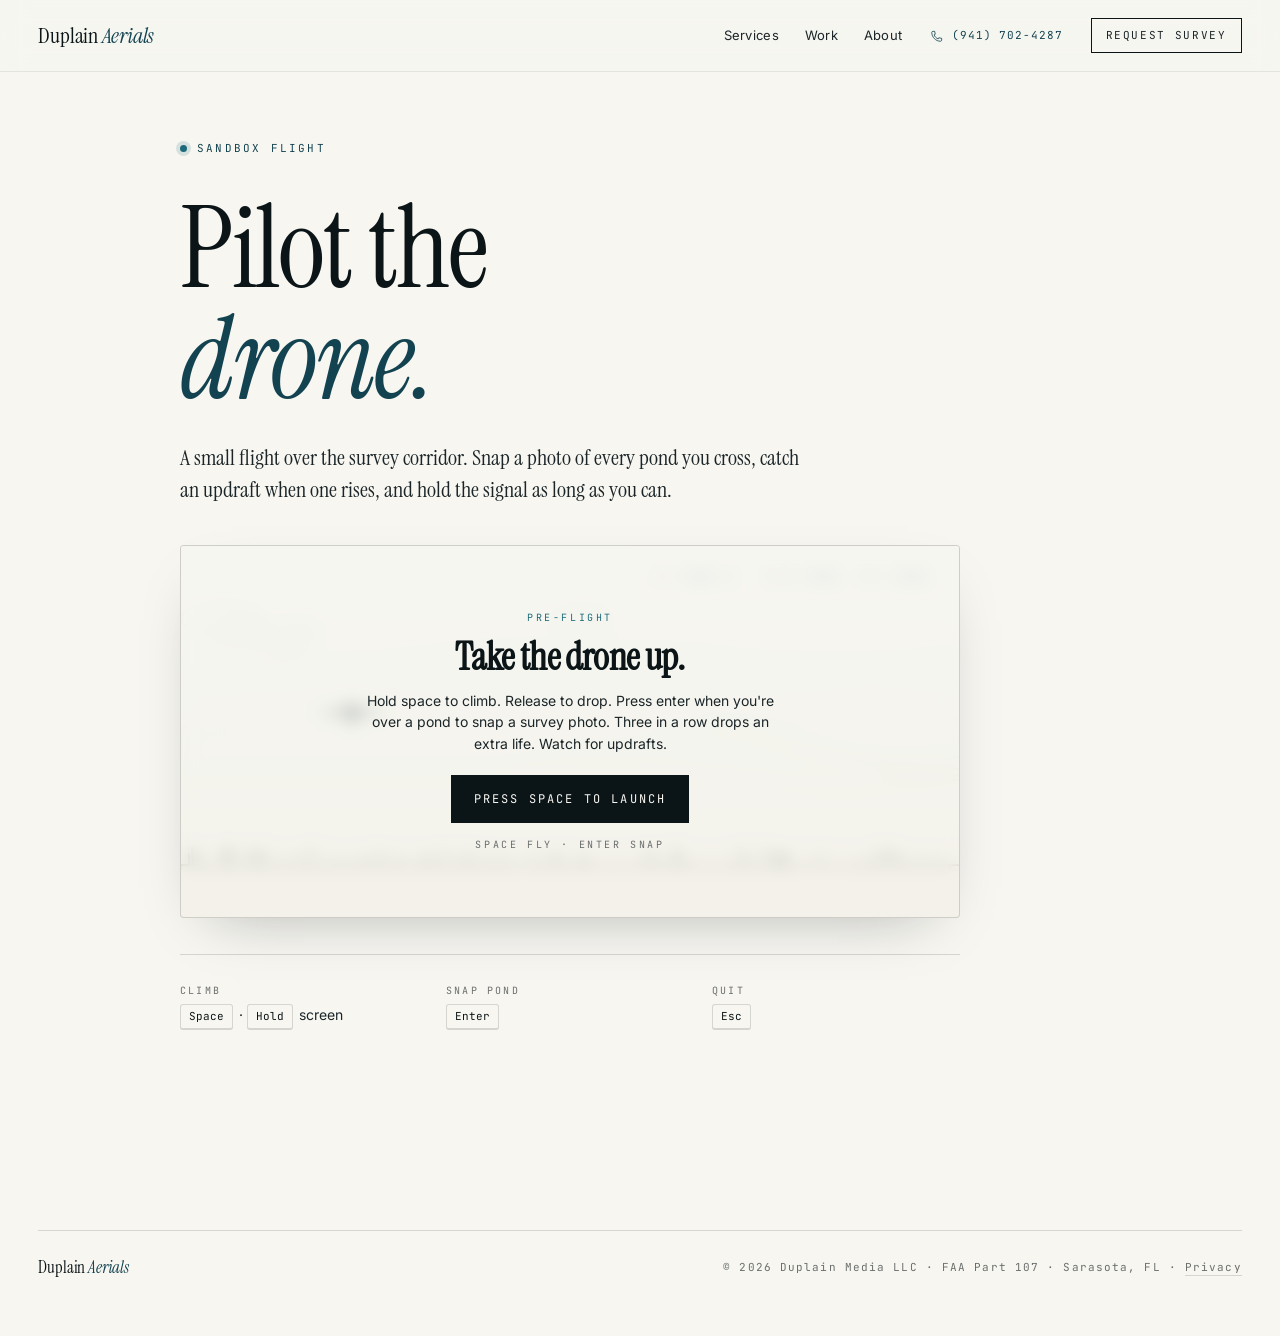
<file: game/index.html>
<!doctype html>
<html lang="en">
<head>
  <meta charset="utf-8" />
  <meta name="viewport" content="width=device-width, initial-scale=1" />
  <title>Pilot the drone · Duplain Aerials</title>
  <meta name="description" content="A small browser flight over the Duplain Aerials survey corridor. Hold the signal as long as you can." />
  <meta name="theme-color" content="#0B1416" />

  <meta property="og:title" content="Pilot the drone · Duplain Aerials" />
  <meta property="og:description" content="A small browser flight over the survey corridor. Hold the signal as long as you can." />
  <meta property="og:type" content="website" />
  <meta property="og:url" content="https://duplainaerials.com/game" />
  <meta property="og:image" content="/assets/og-image.svg" />

  <link rel="icon" type="image/svg+xml" href="/assets/favicon.svg" />

  <link rel="preconnect" href="https://fonts.googleapis.com" />
  <link rel="preconnect" href="https://fonts.gstatic.com" crossorigin />
  <link rel="stylesheet" href="https://fonts.googleapis.com/css2?family=Instrument+Serif:ital@0;1&family=Inter:wght@300;400;500;600&family=JetBrains+Mono:wght@300;400;500&display=swap" />

  <link rel="stylesheet" href="/assets/css/style.css" />
</head>
<body class="doc-body gamepage-body">

  <header class="topbar">
    <a class="wordmark" href="/">
      <span class="wordmark-main">Duplain <em>Aerials</em></span>
    </a>
    <nav class="nav" aria-label="Primary">
      <a href="/#services">Services</a>
      <a href="/#work">Work</a>
      <a href="/#about">About</a>
      <a href="tel:+19417024287" class="nav-phone" aria-label="Call (941) 702-4287">
        <svg class="nav-phone-ico" viewBox="0 0 24 24" aria-hidden="true">
          <path d="M5 4 C 4 4, 3 5, 3 6 C 3 14, 10 21, 18 21 C 19 21, 20 20, 20 19 L 20 16 L 15 15 L 14 17 C 11 16, 8 13, 7 10 L 9 9 L 8 4 Z" fill="none" stroke="currentColor" stroke-width="1.4" stroke-linejoin="round"/>
        </svg>
        <span class="nav-phone-num">(941) 702-4287</span>
      </a>
      <a href="/#contact" class="nav-cta">Request Survey</a>
    </nav>
  </header>

  <main class="gamepage">
    <div class="gamepage-inner">
      <p class="eyebrow"><span class="eyebrow-dot"></span>Sandbox flight</p>
      <h1 class="display">Pilot the <em>drone.</em></h1>
      <p class="lede">A small flight over the survey corridor. Snap a photo of every pond you cross, catch an updraft when one rises, and hold the signal as long as you can.</p>

      <div class="notfound-game" data-notfound-game>
        <canvas class="notfound-game-canvas" data-game-canvas aria-label="Drone flight mini-game"></canvas>

        <div class="notfound-game-hud" data-game-hud>
          <div class="notfound-game-hud-row">
            <span class="notfound-game-hud-cell"><span class="notfound-game-hud-key">ALT</span><span class="notfound-game-hud-val" data-hud-alt>0000</span><span class="notfound-game-hud-unit">AGL</span></span>
            <span class="notfound-game-hud-cell"><span class="notfound-game-hud-key">SCORE</span><span class="notfound-game-hud-val" data-hud-score>0000</span></span>
            <span class="notfound-game-hud-cell"><span class="notfound-game-hud-key">BEST</span><span class="notfound-game-hud-val" data-hud-best>0000</span></span>
          </div>
        </div>

        <div class="notfound-game-overlay" data-game-overlay>
          <div class="notfound-game-overlay-inner">
            <p class="notfound-game-kicker" data-overlay-kicker>Pre-flight</p>
            <h2 class="notfound-game-title" data-overlay-title>Take the drone up.</h2>
            <p class="notfound-game-lede" data-overlay-lede>Hold space to climb. Release to drop. Press enter when you're over a pond to snap a survey photo. Three in a row drops an extra life. Watch for updrafts.</p>
            <button class="btn btn-primary notfound-game-start" type="button" data-game-start>Press space to launch</button>
            <p class="notfound-game-controls" data-overlay-controls>SPACE FLY · ENTER SNAP</p>
          </div>
        </div>
      </div>

      <div class="gamepage-controls">
        <dl class="gamepage-controls-grid">
          <div>
            <dt>Climb</dt>
            <dd><kbd>Space</kbd> · <kbd>Hold</kbd> screen</dd>
          </div>
          <div>
            <dt>Snap pond</dt>
            <dd><kbd>Enter</kbd></dd>
          </div>
          <div>
            <dt>Quit</dt>
            <dd><kbd>Esc</kbd></dd>
          </div>
        </dl>
      </div>
    </div>
  </main>

  <footer class="footer">
    <div class="footer-rule"></div>
    <div class="footer-row">
      <span class="wordmark footer-wordmark">
        <span class="wordmark-main">Duplain <em>Aerials</em></span>
      </span>
      <span class="footer-meta">© 2026 Duplain Media LLC · FAA Part 107 · Sarasota, FL · <a href="/privacy">Privacy</a></span>
    </div>
  </footer>

  <script type="module" src="/assets/js/notfound-game.js"></script>
</body>
</html>
</file>
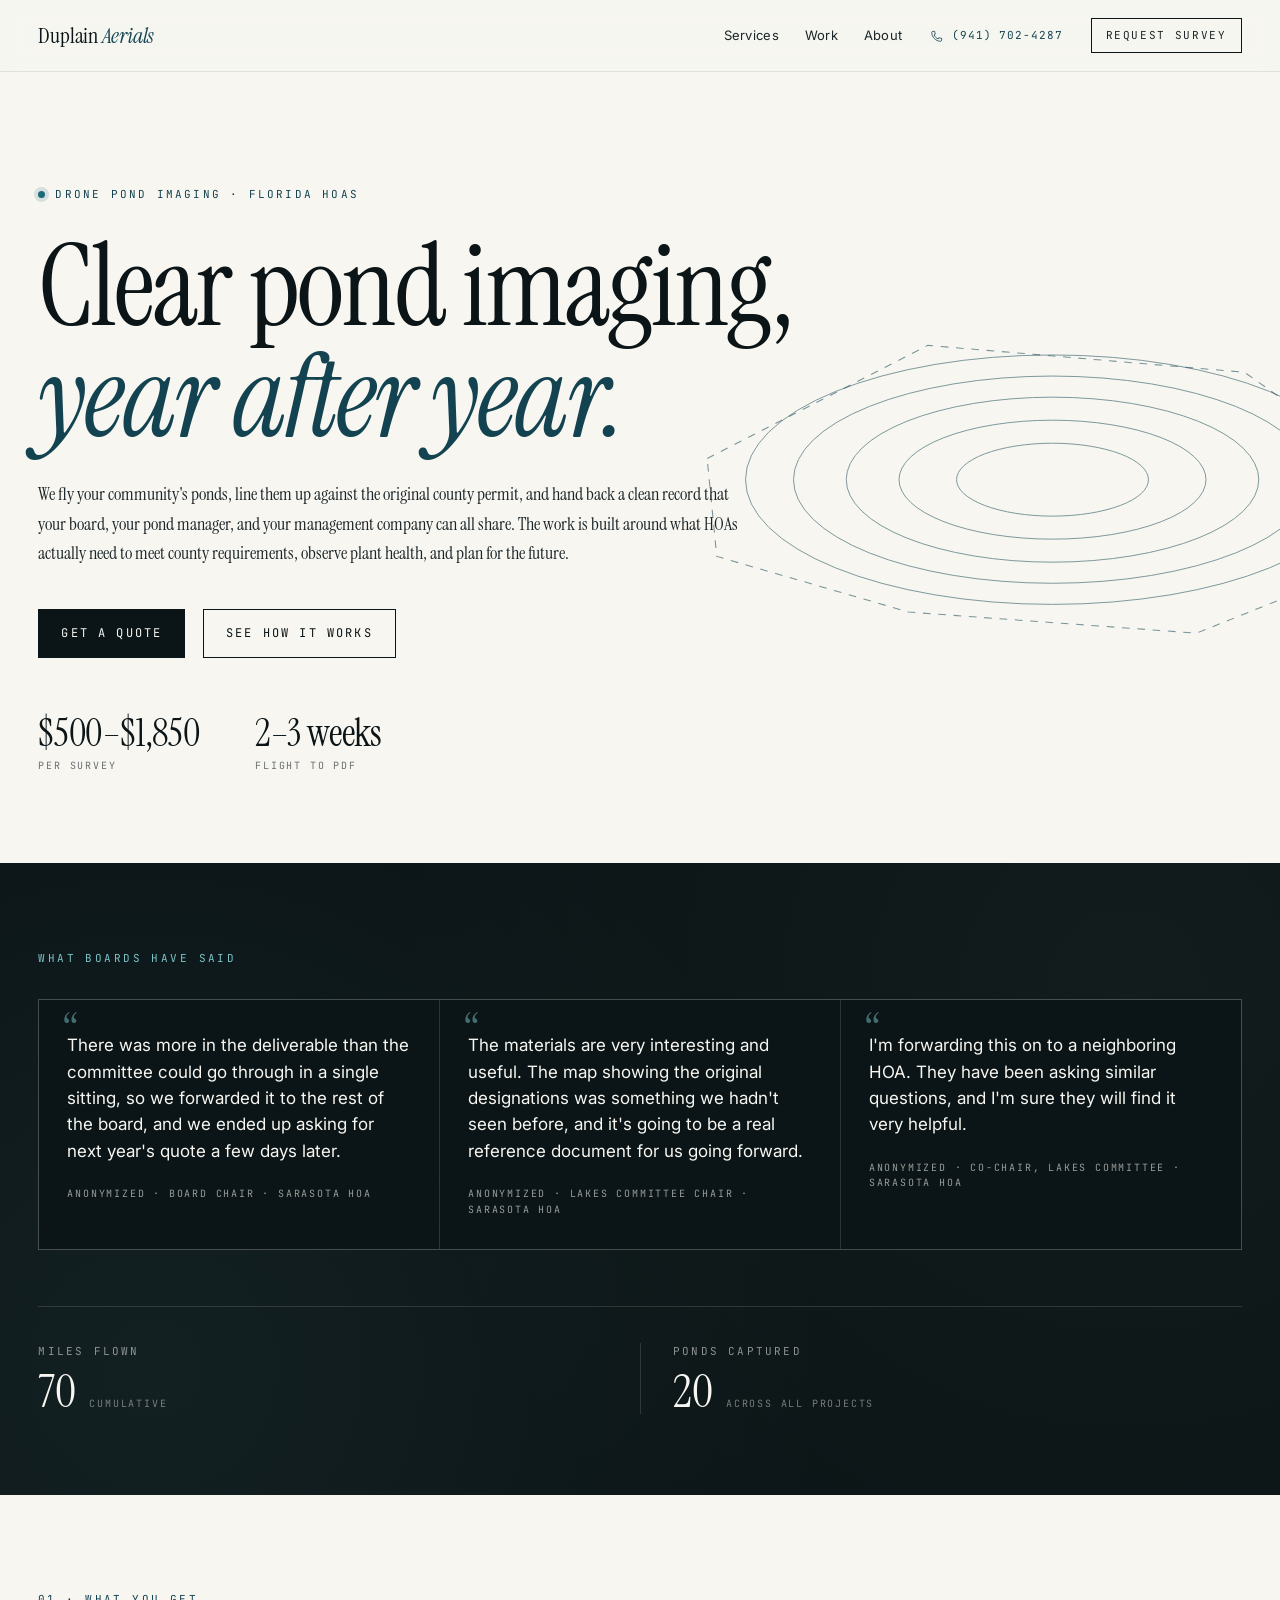
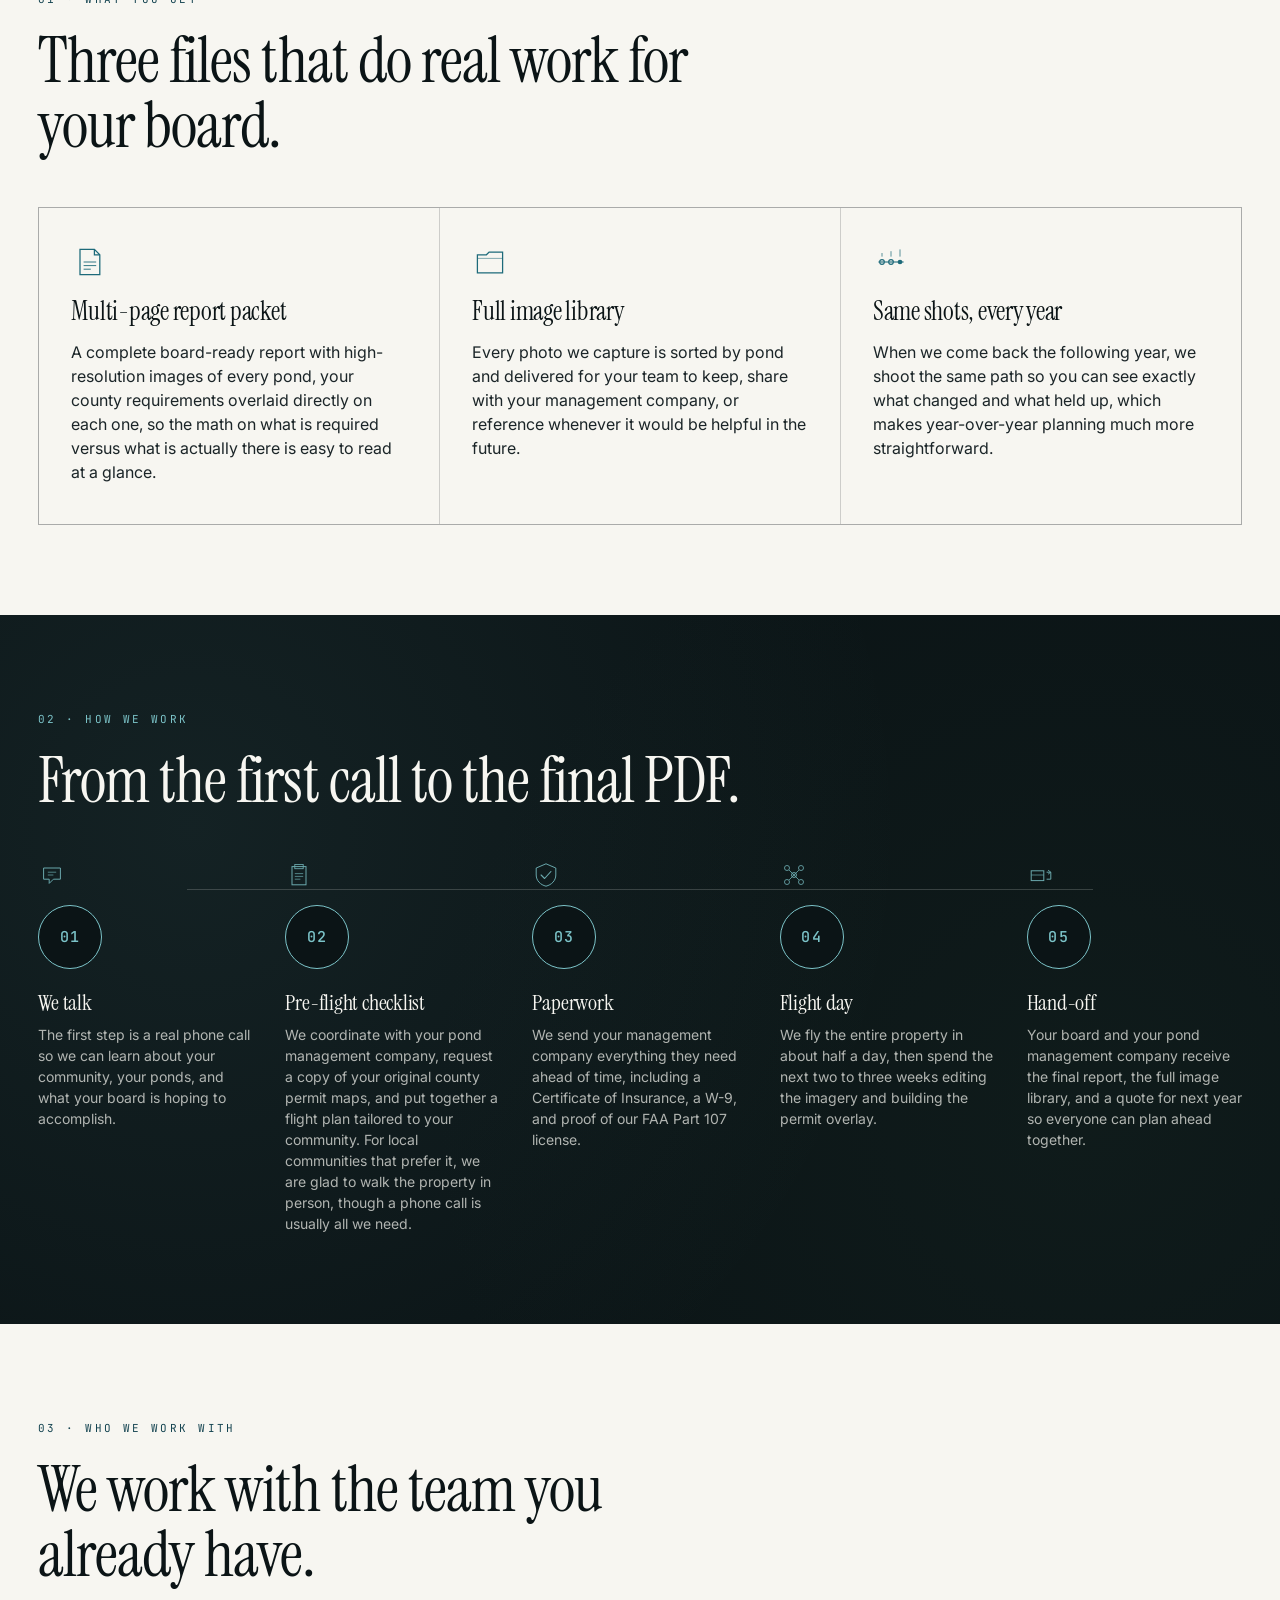
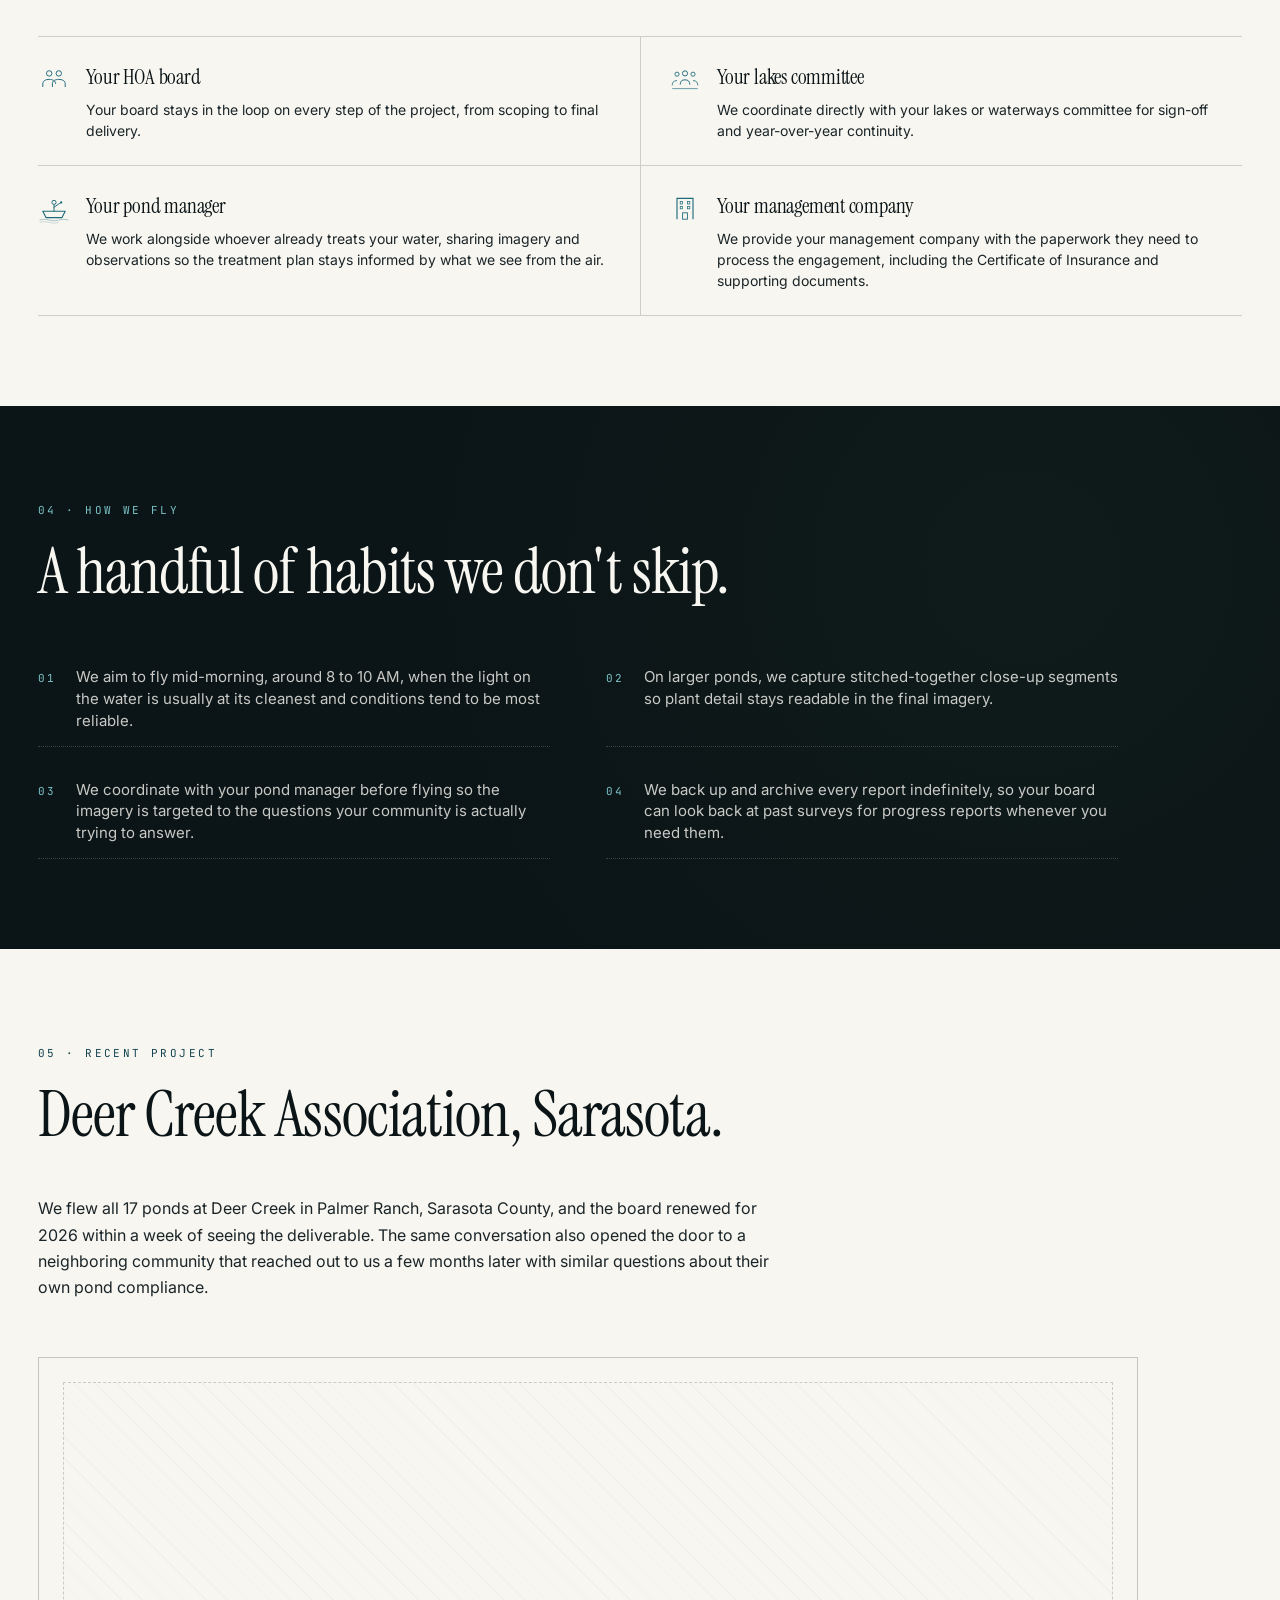
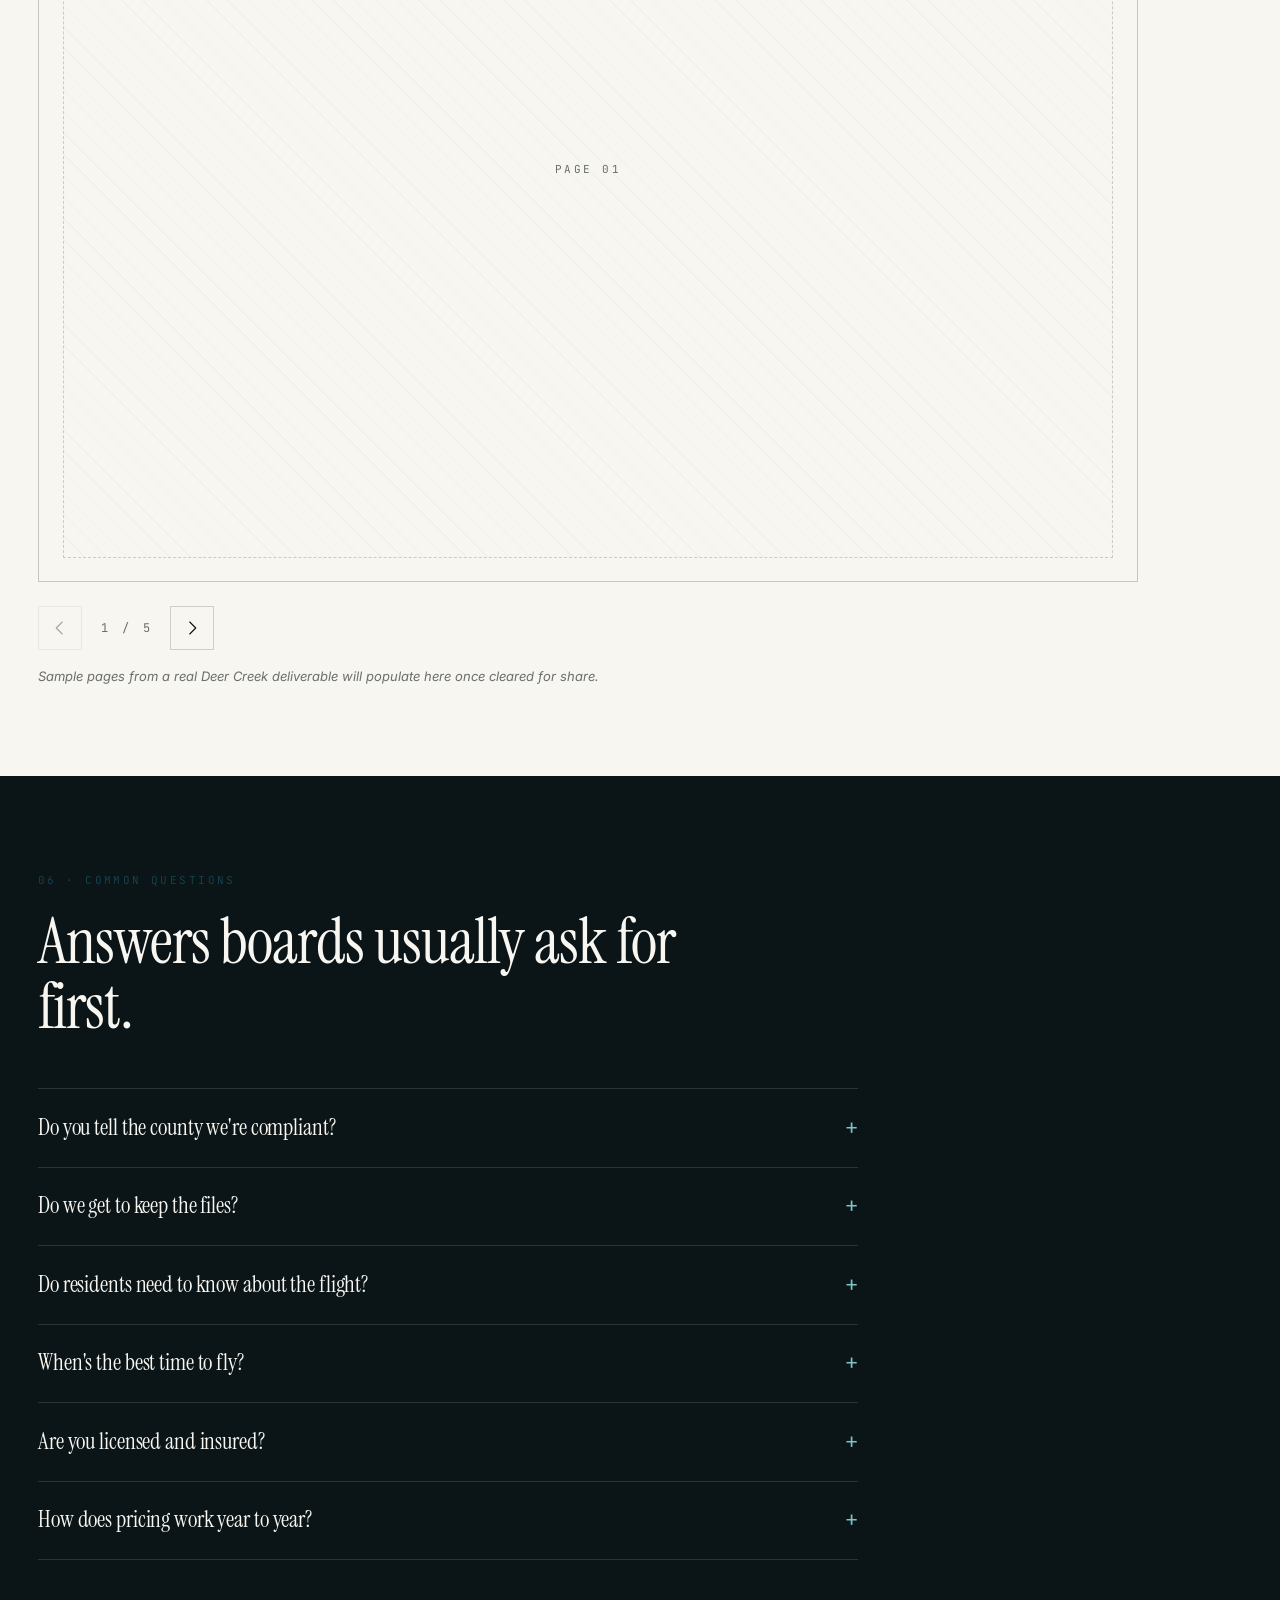
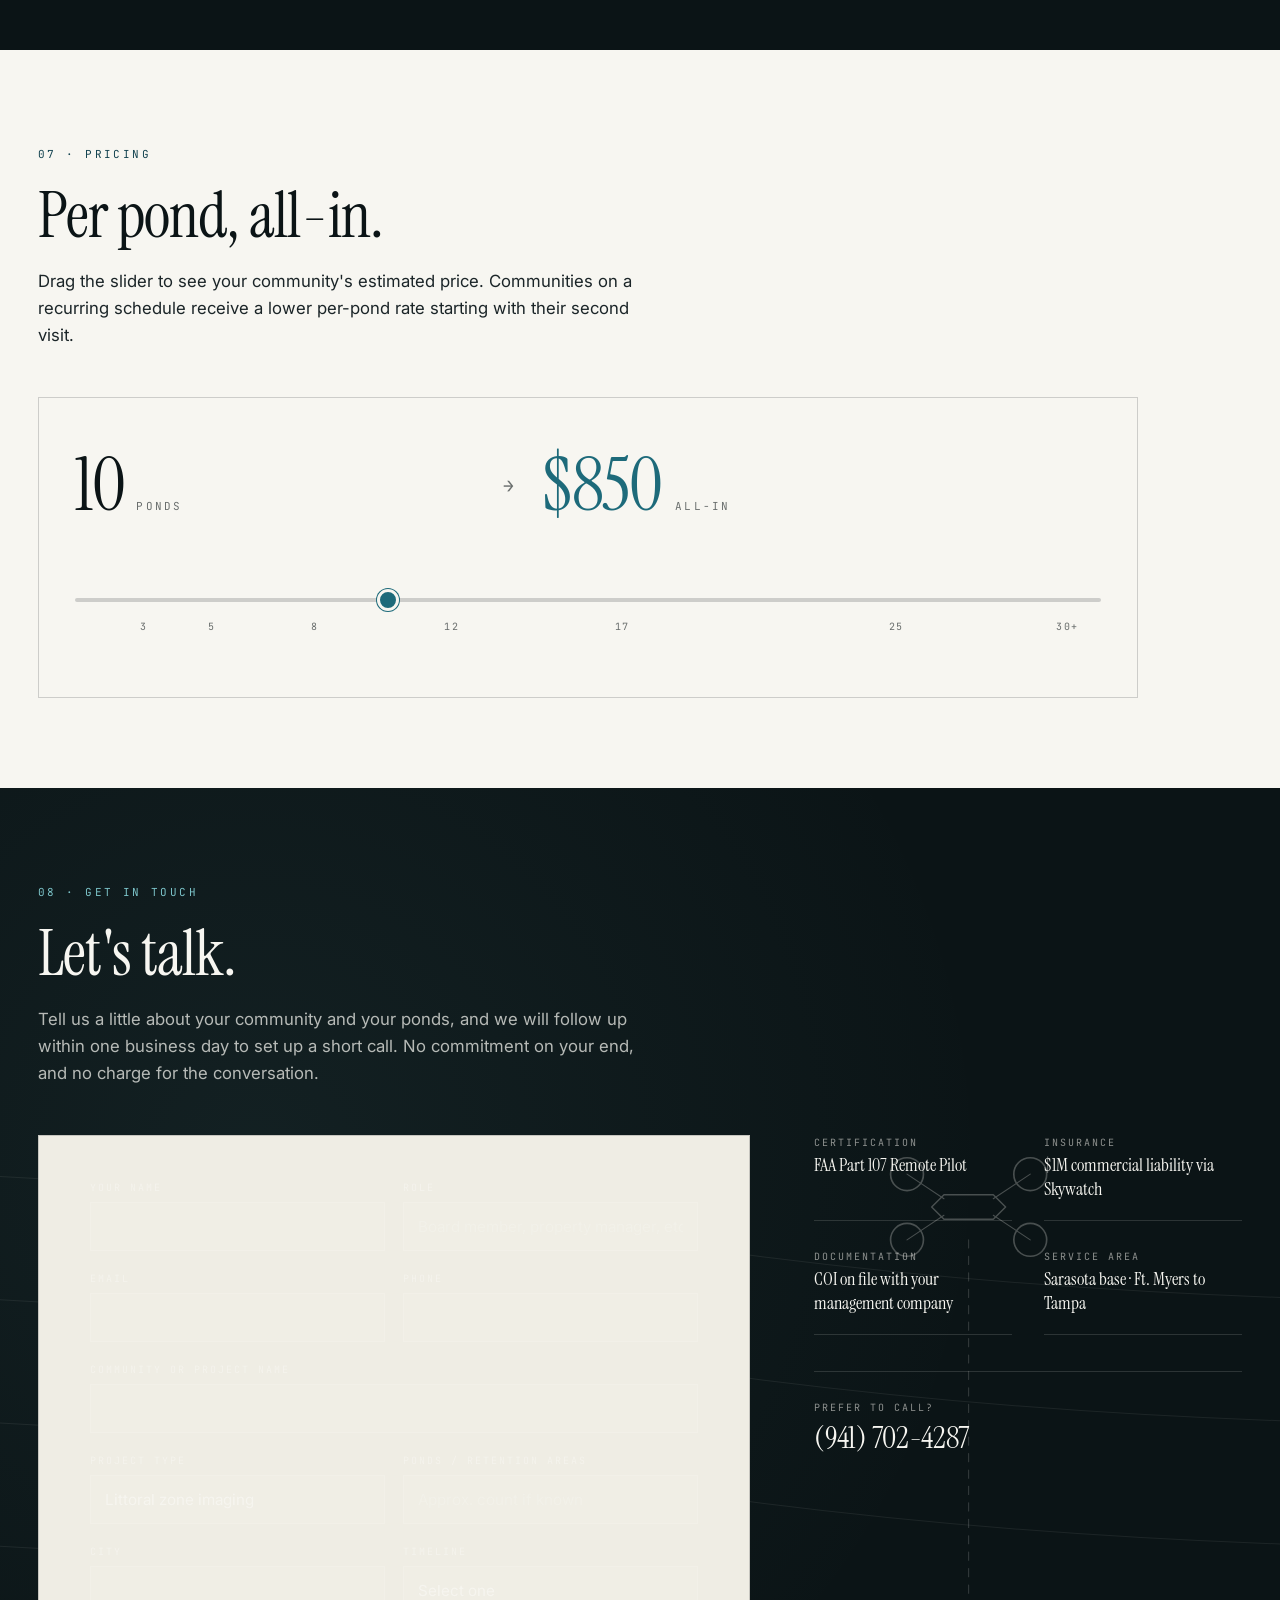
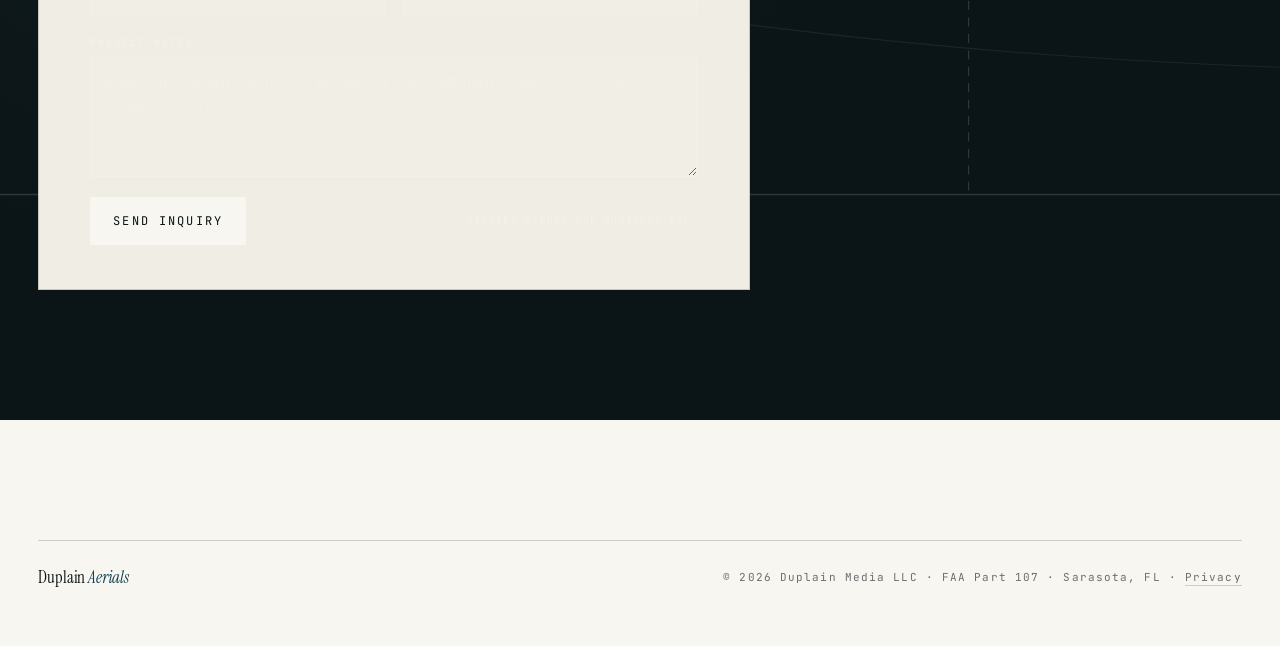
<file: hoa-pond-imaging/index.html>
<!doctype html>
<html lang="en">
<head>
  <meta charset="utf-8" />
  <meta name="viewport" content="width=device-width, initial-scale=1" />
  <title>Drone Pond Imaging for Florida HOAs · Duplain Aerials</title>
  <meta name="description" content="We fly your community's ponds, line them up against the original county permit, and hand back a clean record that your board, your pond manager, and your management company can all share." />
  <meta name="theme-color" content="#0B1416" />

  <link rel="icon" type="image/svg+xml" href="/assets/favicon.svg" />

  <meta property="og:title" content="Drone Pond Imaging for Florida HOAs · Duplain Aerials" />
  <meta property="og:description" content="We fly your community's ponds, line them up against the original county permit, and hand back a clean record everyone on your team can share." />
  <meta property="og:type" content="website" />
  <meta property="og:locale" content="en_US" />
  <meta property="og:image" content="/assets/og-image.svg" />
  <meta property="og:image:width" content="1200" />
  <meta property="og:image:height" content="630" />
  <meta property="og:image:alt" content="Duplain Aerials. Drone pond imaging for Florida HOAs." />

  <meta name="twitter:card" content="summary_large_image" />
  <meta name="twitter:title" content="Drone Pond Imaging for Florida HOAs · Duplain Aerials" />
  <meta name="twitter:description" content="Drone pond imaging and permit comparisons for Florida HOAs." />
  <meta name="twitter:image" content="/assets/og-image.svg" />

  <link rel="preconnect" href="https://fonts.googleapis.com" />
  <link rel="preconnect" href="https://fonts.gstatic.com" crossorigin />
  <link rel="stylesheet" href="https://fonts.googleapis.com/css2?family=Instrument+Serif:ital@0;1&family=Inter:wght@300;400;500;600&family=JetBrains+Mono:wght@300;400;500&display=swap" />

  <link rel="stylesheet" href="/assets/css/style.css" />
</head>
<body class="doc-body product-body">

  <svg class="sr-only" aria-hidden="true">
    <defs>
      <symbol id="i-doc" viewBox="0 0 40 40">
        <path d="M10 6 L26 6 L32 12 L32 34 L10 34 Z" fill="none" stroke="currentColor" stroke-width="1.4"/>
        <path d="M26 6 L26 12 L32 12" fill="none" stroke="currentColor" stroke-width="1.4"/>
        <line x1="14" y1="20" x2="28" y2="20" stroke="currentColor" stroke-width="1"/>
        <line x1="14" y1="24" x2="28" y2="24" stroke="currentColor" stroke-width="1"/>
        <line x1="14" y1="28" x2="22" y2="28" stroke="currentColor" stroke-width="1"/>
      </symbol>
      <symbol id="i-folder" viewBox="0 0 40 40">
        <path d="M6 12 L16 12 L19 9 L34 9 L34 32 L6 32 Z" fill="none" stroke="currentColor" stroke-width="1.4"/>
        <line x1="6" y1="16" x2="34" y2="16" stroke="currentColor" stroke-width="1" opacity=".6"/>
      </symbol>
      <symbol id="i-timeline" viewBox="0 0 40 40">
        <line x1="6" y1="20" x2="34" y2="20" stroke="currentColor" stroke-width="1.2"/>
        <circle cx="10" cy="20" r="2.6" fill="none" stroke="currentColor" stroke-width="1.2"/>
        <circle cx="20" cy="20" r="2.6" fill="none" stroke="currentColor" stroke-width="1.2"/>
        <circle cx="30" cy="20" r="2.6" fill="currentColor"/>
        <line x1="10" y1="14" x2="10" y2="10" stroke="currentColor" stroke-width=".8"/>
        <line x1="20" y1="14" x2="20" y2="8" stroke="currentColor" stroke-width=".8"/>
        <line x1="30" y1="14" x2="30" y2="6" stroke="currentColor" stroke-width=".8"/>
      </symbol>
      <symbol id="i-chat" viewBox="0 0 40 40">
        <path d="M8 10 L32 10 L32 26 L22 26 L16 32 L16 26 L8 26 Z" fill="none" stroke="currentColor" stroke-width="1.4" stroke-linejoin="round"/>
        <line x1="14" y1="16" x2="26" y2="16" stroke="currentColor" stroke-width="1"/>
        <line x1="14" y1="20" x2="22" y2="20" stroke="currentColor" stroke-width="1"/>
      </symbol>
      <symbol id="i-clipboard" viewBox="0 0 40 40">
        <rect x="10" y="8" width="20" height="26" fill="none" stroke="currentColor" stroke-width="1.4"/>
        <rect x="14" y="5" width="12" height="6" fill="none" stroke="currentColor" stroke-width="1.2"/>
        <line x1="14" y1="18" x2="26" y2="18" stroke="currentColor" stroke-width="1"/>
        <line x1="14" y1="22" x2="26" y2="22" stroke="currentColor" stroke-width="1"/>
        <line x1="14" y1="26" x2="22" y2="26" stroke="currentColor" stroke-width="1"/>
      </symbol>
      <symbol id="i-shieldcheck" viewBox="0 0 40 40">
        <path d="M20 4 L34 10 L34 20 C 34 28, 28 34, 20 36 C 12 34, 6 28, 6 20 L 6 10 Z" fill="none" stroke="currentColor" stroke-width="1.4"/>
        <path d="M13 20 L18 25 L27 15" fill="none" stroke="currentColor" stroke-width="1.6" stroke-linecap="round" stroke-linejoin="round"/>
      </symbol>
      <symbol id="i-quad" viewBox="0 0 40 40">
        <circle cx="10" cy="10" r="3.6" fill="none" stroke="currentColor" stroke-width="1.2"/>
        <circle cx="30" cy="10" r="3.6" fill="none" stroke="currentColor" stroke-width="1.2"/>
        <circle cx="10" cy="30" r="3.6" fill="none" stroke="currentColor" stroke-width="1.2"/>
        <circle cx="30" cy="30" r="3.6" fill="none" stroke="currentColor" stroke-width="1.2"/>
        <line x1="13" y1="13" x2="27" y2="27" stroke="currentColor" stroke-width="1.2"/>
        <line x1="27" y1="13" x2="13" y2="27" stroke="currentColor" stroke-width="1.2"/>
        <circle cx="20" cy="20" r="3.5" fill="none" stroke="currentColor" stroke-width="1.4"/>
      </symbol>
      <symbol id="i-handoff" viewBox="0 0 40 40">
        <rect x="6" y="14" width="18" height="14" fill="none" stroke="currentColor" stroke-width="1.4"/>
        <line x1="6" y1="20" x2="24" y2="20" stroke="currentColor" stroke-width="1"/>
        <path d="M28 16 L34 16 L34 26 L28 26" fill="none" stroke="currentColor" stroke-width="1.4"/>
        <path d="M30 13 L34 16 L30 19" fill="none" stroke="currentColor" stroke-width="1.2" stroke-linejoin="round"/>
      </symbol>
      <symbol id="i-people" viewBox="0 0 40 40">
        <circle cx="14" cy="13" r="3.4" fill="none" stroke="currentColor" stroke-width="1.2"/>
        <circle cx="26" cy="13" r="3.4" fill="none" stroke="currentColor" stroke-width="1.2"/>
        <path d="M6 30 L6 26 C 6 22, 10 20.5, 14 20.5 C 18 20.5, 22 22, 22 26" fill="none" stroke="currentColor" stroke-width="1.2"/>
        <path d="M18 30 L18 26 C 18 22, 22 20.5, 26 20.5 C 30 20.5, 34 22, 34 26 L 34 30" fill="none" stroke="currentColor" stroke-width="1.2"/>
      </symbol>
      <symbol id="i-committee" viewBox="0 0 40 40">
        <circle cx="20" cy="13" r="3.2" fill="none" stroke="currentColor" stroke-width="1.2"/>
        <circle cx="10" cy="14" r="2.6" fill="none" stroke="currentColor" stroke-width="1.1"/>
        <circle cx="30" cy="14" r="2.6" fill="none" stroke="currentColor" stroke-width="1.1"/>
        <path d="M14 27 Q 14 21, 20 21 Q 26 21, 26 27" fill="none" stroke="currentColor" stroke-width="1.2"/>
        <path d="M4 28 Q 4 22, 10 22" fill="none" stroke="currentColor" stroke-width="1"/>
        <path d="M30 22 Q 36 22, 36 28" fill="none" stroke="currentColor" stroke-width="1"/>
        <path d="M4 32 L 36 32" fill="none" stroke="currentColor" stroke-width=".8"/>
      </symbol>
      <symbol id="i-treatmentboat" viewBox="0 0 40 40">
        <path d="M6 24 L34 24 L30 32 L10 32 Z" fill="none" stroke="currentColor" stroke-width="1.4" stroke-linejoin="round"/>
        <circle cx="20" cy="13" r="2.6" fill="none" stroke="currentColor" stroke-width="1.2"/>
        <line x1="20" y1="16" x2="20" y2="24" stroke="currentColor" stroke-width="1.2"/>
        <line x1="20" y1="19" x2="29" y2="13" stroke="currentColor" stroke-width="1.2" stroke-linecap="round"/>
        <circle cx="29" cy="13" r="1.4" fill="currentColor"/>
        <path d="M2 35 Q 8 33, 14 35 T 26 35 T 38 35" fill="none" stroke="currentColor" stroke-width=".8" opacity=".55"/>
        <path d="M2 38 Q 8 36, 14 38 T 26 38" fill="none" stroke="currentColor" stroke-width=".7" opacity=".35"/>
      </symbol>
      <symbol id="i-building" viewBox="0 0 40 40">
        <path d="M10 34 L10 8 L30 8 L30 34" fill="none" stroke="currentColor" stroke-width="1.4"/>
        <rect x="14" y="12" width="3" height="3" fill="none" stroke="currentColor" stroke-width=".9"/>
        <rect x="23" y="12" width="3" height="3" fill="none" stroke="currentColor" stroke-width=".9"/>
        <rect x="14" y="18" width="3" height="3" fill="none" stroke="currentColor" stroke-width=".9"/>
        <rect x="23" y="18" width="3" height="3" fill="none" stroke="currentColor" stroke-width=".9"/>
        <rect x="17" y="26" width="6" height="8" fill="none" stroke="currentColor" stroke-width="1.1"/>
      </symbol>
    </defs>
  </svg>

  <header class="topbar">
    <a class="wordmark" href="/">
      <span class="wordmark-main">Duplain <em>Aerials</em></span>
    </a>
    <nav class="nav" aria-label="Primary">
      <a href="/#services">Services</a>
      <a href="/#work">Work</a>
      <a href="/#about">About</a>
      <a href="tel:+19417024287" class="nav-phone" aria-label="Call (941) 702-4287">
        <svg class="nav-phone-ico" viewBox="0 0 24 24" aria-hidden="true">
          <path d="M5 4 C 4 4, 3 5, 3 6 C 3 14, 10 21, 18 21 C 19 21, 20 20, 20 19 L 20 16 L 15 15 L 14 17 C 11 16, 8 13, 7 10 L 9 9 L 8 4 Z" fill="none" stroke="currentColor" stroke-width="1.4" stroke-linejoin="round"/>
        </svg>
        <span class="nav-phone-num">(941) 702-4287</span>
      </a>
      <a href="/#contact" class="nav-cta">Request Survey</a>
    </nav>
  </header>

  <main id="top">

    <section class="product-hero">
      <div class="product-hero-contours" aria-hidden="true">
        <svg viewBox="0 0 1600 900" preserveAspectRatio="xMidYMid slice">
          <g fill="none" stroke="currentColor" stroke-width="1" opacity=".55">
            <ellipse cx="1230" cy="500" rx="320" ry="130"/>
            <ellipse cx="1230" cy="500" rx="270" ry="108"/>
            <ellipse cx="1230" cy="500" rx="215" ry="86"/>
            <ellipse cx="1230" cy="500" rx="160" ry="62"/>
            <ellipse cx="1230" cy="500" rx="100" ry="38"/>
          </g>
          <g fill="none" stroke="currentColor" stroke-width="1.1" opacity=".55" stroke-dasharray="8 8">
            <path d="M870 478 L1100 360 L1430 388 L1560 480 L1530 600 L1380 660 L1080 638 L880 580 Z"/>
          </g>
        </svg>
      </div>

      <div class="product-hero-inner">
        <p class="eyebrow"><span class="eyebrow-dot"></span>Drone Pond Imaging · Florida HOAs</p>
        <h1 class="display">
          Clear pond imaging,
          <em>year after year.</em>
        </h1>
        <p class="lede">
          We fly your community's ponds, line them up against the original county permit, and hand back a clean record that your board, your pond manager, and your management company can all share. The work is built around what HOAs actually need to meet county requirements, observe plant health, and plan for the future.
        </p>
        <div class="hero-cta">
          <a class="btn btn-primary" href="/#contact">Get a quote</a>
          <a class="btn btn-ghost" href="#workflow">See how it works</a>
        </div>
        <ul class="hero-stats" aria-label="At a glance">
          <li><strong>$500&ndash;$1,850</strong><span>per survey</span></li>
          <li><strong>2&ndash;3 weeks</strong><span>flight to PDF</span></li>
        </ul>
      </div>
    </section>

    <section class="testimonials" aria-labelledby="testimonials-label">
     <div class="testimonials-inner">
      <span class="testimonials-label" id="testimonials-label">What boards have said</span>
      <div class="testimonial-grid">
        <blockquote class="testimonial">
          <p>There was more in the deliverable than the committee could go through in a single sitting, so we forwarded it to the rest of the board, and we ended up asking for next year's quote a few days later.</p>
          <cite>Anonymized · Board chair · Sarasota HOA</cite>
        </blockquote>
        <blockquote class="testimonial">
          <p>The materials are very interesting and useful. The map showing the original designations was something we hadn't seen before, and it's going to be a real reference document for us going forward.</p>
          <cite>Anonymized · Lakes committee chair · Sarasota HOA</cite>
        </blockquote>
        <blockquote class="testimonial">
          <p>I'm forwarding this on to a neighboring HOA. They have been asking similar questions, and I'm sure they will find it very helpful.</p>
          <cite>Anonymized · Co-chair, lakes committee · Sarasota HOA</cite>
        </blockquote>
      </div>

      <dl class="career-stats" aria-label="Career totals">
        <div>
          <dt>Miles flown</dt>
          <dd><span>70</span><span class="career-stats-unit">cumulative</span></dd>
        </div>
        <div>
          <dt>Ponds captured</dt>
          <dd><span>20</span><span class="career-stats-unit">across all projects</span></dd>
        </div>
      </dl>
     </div>
    </section>

    <section class="product-section deliverable" id="deliverable">
      <header class="section-head section-head-tight">
        <span class="section-kicker">01 · What you get</span>
        <h2 class="section-title">Three files that do real work for your board.</h2>
      </header>

      <div class="deliverable-grid deliverable-grid-3">
        <article class="deliverable-card">
          <svg class="deliverable-ico" viewBox="0 0 40 40" aria-hidden="true"><use href="#i-doc"/></svg>
          <h3>Multi-page report packet</h3>
          <p>A complete board-ready report with high-resolution images of every pond, your county requirements overlaid directly on each one, so the math on what is required versus what is actually there is easy to read at a glance.</p>
        </article>
        <article class="deliverable-card">
          <svg class="deliverable-ico" viewBox="0 0 40 40" aria-hidden="true"><use href="#i-folder"/></svg>
          <h3>Full image library</h3>
          <p>Every photo we capture is sorted by pond and delivered for your team to keep, share with your management company, or reference whenever it would be helpful in the future.</p>
        </article>
        <article class="deliverable-card">
          <svg class="deliverable-ico" viewBox="0 0 40 40" aria-hidden="true"><use href="#i-timeline"/></svg>
          <h3>Same shots, every year</h3>
          <p>When we come back the following year, we shoot the same path so you can see exactly what changed and what held up, which makes year-over-year planning much more straightforward.</p>
        </article>
      </div>
    </section>

    <section class="workflow-dark" id="workflow">
     <div class="workflow-dark-inner">
      <header class="section-head section-head-tight">
        <span class="section-kicker">02 · How we work</span>
        <h2 class="section-title">From the first call to the final PDF.</h2>
      </header>

      <ol class="flow-stepper">
        <li class="flow-step">
          <svg class="flow-step-ico" viewBox="0 0 40 40" aria-hidden="true"><use href="#i-chat"/></svg>
          <span class="flow-step-num">01</span>
          <h3>We talk</h3>
          <p>The first step is a real phone call so we can learn about your community, your ponds, and what your board is hoping to accomplish.</p>
        </li>
        <li class="flow-step">
          <svg class="flow-step-ico" viewBox="0 0 40 40" aria-hidden="true"><use href="#i-clipboard"/></svg>
          <span class="flow-step-num">02</span>
          <h3>Pre-flight checklist</h3>
          <p>We coordinate with your pond management company, request a copy of your original county permit maps, and put together a flight plan tailored to your community. For local communities that prefer it, we are glad to walk the property in person, though a phone call is usually all we need.</p>
        </li>
        <li class="flow-step">
          <svg class="flow-step-ico" viewBox="0 0 40 40" aria-hidden="true"><use href="#i-shieldcheck"/></svg>
          <span class="flow-step-num">03</span>
          <h3>Paperwork</h3>
          <p>We send your management company everything they need ahead of time, including a Certificate of Insurance, a W-9, and proof of our FAA Part 107 license.</p>
        </li>
        <li class="flow-step">
          <svg class="flow-step-ico" viewBox="0 0 40 40" aria-hidden="true"><use href="#i-quad"/></svg>
          <span class="flow-step-num">04</span>
          <h3>Flight day</h3>
          <p>We fly the entire property in about half a day, then spend the next two to three weeks editing the imagery and building the permit overlay.</p>
        </li>
        <li class="flow-step">
          <svg class="flow-step-ico" viewBox="0 0 40 40" aria-hidden="true"><use href="#i-handoff"/></svg>
          <span class="flow-step-num">05</span>
          <h3>Hand-off</h3>
          <p>Your board and your pond management company receive the final report, the full image library, and a quote for next year so everyone can plan ahead together.</p>
        </li>
      </ol>
     </div>
    </section>

    <section class="product-section stakeholders-v2" id="who">
      <header class="section-head section-head-tight">
        <span class="section-kicker">03 · Who we work with</span>
        <h2 class="section-title">We work with the team you already have.</h2>
      </header>

      <ul class="stakeholder-row">
        <li>
          <svg class="stakeholder-ico" viewBox="0 0 40 40" aria-hidden="true"><use href="#i-people"/></svg>
          <div><strong>Your HOA board</strong><span>Your board stays in the loop on every step of the project, from scoping to final delivery.</span></div>
        </li>
        <li>
          <svg class="stakeholder-ico" viewBox="0 0 40 40" aria-hidden="true"><use href="#i-committee"/></svg>
          <div><strong>Your lakes committee</strong><span>We coordinate directly with your lakes or waterways committee for sign-off and year-over-year continuity.</span></div>
        </li>
        <li>
          <svg class="stakeholder-ico" viewBox="0 0 40 40" aria-hidden="true"><use href="#i-treatmentboat"/></svg>
          <div><strong>Your pond manager</strong><span>We work alongside whoever already treats your water, sharing imagery and observations so the treatment plan stays informed by what we see from the air.</span></div>
        </li>
        <li>
          <svg class="stakeholder-ico" viewBox="0 0 40 40" aria-hidden="true"><use href="#i-building"/></svg>
          <div><strong>Your management company</strong><span>We provide your management company with the paperwork they need to process the engagement, including the Certificate of Insurance and supporting documents.</span></div>
        </li>
      </ul>
    </section>

    <section class="practice-dark" id="practice">
     <div class="practice-dark-inner">
      <header class="section-head section-head-tight">
        <span class="section-kicker">04 · How we fly</span>
        <h2 class="section-title">A handful of habits we don't skip.</h2>
      </header>

      <ul class="practice-strip">
        <li><span class="practice-strip-num">01</span><span>We aim to fly mid-morning, around 8 to 10 AM, when the light on the water is usually at its cleanest and conditions tend to be most reliable.</span></li>
        <li><span class="practice-strip-num">02</span><span>On larger ponds, we capture stitched-together close-up segments so plant detail stays readable in the final imagery.</span></li>
        <li><span class="practice-strip-num">03</span><span>We coordinate with your pond manager before flying so the imagery is targeted to the questions your community is actually trying to answer.</span></li>
        <li><span class="practice-strip-num">04</span><span>We back up and archive every report indefinitely, so your board can look back at past surveys for progress reports whenever you need them.</span></li>
      </ul>
     </div>
    </section>

    <section class="product-section case-study-v2" id="case-study">
      <header class="section-head section-head-tight">
        <span class="section-kicker">05 · Recent project</span>
        <h2 class="section-title">Deer Creek Association, Sarasota.</h2>
      </header>

      <p class="case-summary">We flew all 17 ponds at Deer Creek in Palmer Ranch, Sarasota County, and the board renewed for 2026 within a week of seeing the deliverable. The same conversation also opened the door to a neighboring community that reached out to us a few months later with similar questions about their own pond compliance.</p>

      <div class="case-gallery" data-gallery>
        <div class="case-gallery-viewport">
          <ol class="case-gallery-track" data-gallery-track>
            <li class="case-gallery-slide">
              <div class="case-gallery-placeholder"><span class="case-gallery-pagenum">Page 01</span></div>
            </li>
            <li class="case-gallery-slide">
              <div class="case-gallery-placeholder"><span class="case-gallery-pagenum">Page 02</span></div>
            </li>
            <li class="case-gallery-slide">
              <div class="case-gallery-placeholder"><span class="case-gallery-pagenum">Page 03</span></div>
            </li>
            <li class="case-gallery-slide">
              <div class="case-gallery-placeholder"><span class="case-gallery-pagenum">Page 04</span></div>
            </li>
            <li class="case-gallery-slide">
              <div class="case-gallery-placeholder"><span class="case-gallery-pagenum">Page 05</span></div>
            </li>
          </ol>
        </div>
        <div class="case-gallery-controls">
          <button class="case-gallery-btn" data-gallery-prev type="button" aria-label="Previous page">
            <svg viewBox="0 0 24 24" aria-hidden="true"><path d="M15 4 L7 12 L15 20" fill="none" stroke="currentColor" stroke-width="1.5" stroke-linecap="round" stroke-linejoin="round"/></svg>
          </button>
          <span class="case-gallery-counter"><span data-gallery-current>1</span> &thinsp;/&thinsp; <span data-gallery-total>5</span></span>
          <button class="case-gallery-btn" data-gallery-next type="button" aria-label="Next page">
            <svg viewBox="0 0 24 24" aria-hidden="true"><path d="M9 4 L17 12 L9 20" fill="none" stroke="currentColor" stroke-width="1.5" stroke-linecap="round" stroke-linejoin="round"/></svg>
          </button>
        </div>
        <p class="case-gallery-hint">Sample pages from a real Deer Creek deliverable will populate here once cleared for share.</p>
      </div>
    </section>

    <section class="faq" id="faq">
     <div class="faq-inner">
      <header class="section-head section-head-tight">
        <span class="section-kicker">06 · Common questions</span>
        <h2 class="section-title">Answers boards usually ask for first.</h2>
      </header>

      <div class="faq-list">
        <details class="faq-item">
          <summary>
            <span class="faq-q">Do you tell the county we're compliant?</span>
            <span class="faq-toggle" aria-hidden="true">+</span>
          </summary>
          <div class="faq-a">
            <p>Our role is to give your team clear imagery and a clear permit comparison. The actual reporting on compliance status stays with your board, your pond manager, and your management company, who are already in those conversations with the county. If your board wants a deeper analytical layer, we can do GIS overlay work as an optional add-on alongside the imaging.</p>
          </div>
        </details>
        <details class="faq-item">
          <summary>
            <span class="faq-q">Do we get to keep the files?</span>
            <span class="faq-toggle" aria-hidden="true">+</span>
          </summary>
          <div class="faq-a">
            <p>Yes, the deliverables are yours. The PDF and the full image library are sent to your management company directly so you can store them however you already store records. We keep a backup on our end purely so we can match the same shots when we come back next year, and so your board can request a past report any time.</p>
          </div>
        </details>
        <details class="faq-item">
          <summary>
            <span class="faq-q">Do residents need to know about the flight?</span>
            <span class="faq-toggle" aria-hidden="true">+</span>
          </summary>
          <div class="faq-a">
            <p>We recommend sending a short notice two or three days before flight day, through whatever channel your community already uses, and we are happy to write the notice for you if that helps. Homes are not photographed, and any incidental shots that capture a private home at recognizable resolution are cropped or blurred before delivery.</p>
          </div>
        </details>
        <details class="faq-item">
          <summary>
            <span class="faq-q">When's the best time to fly?</span>
            <span class="faq-toggle" aria-hidden="true">+</span>
          </summary>
          <div class="faq-a">
            <p>The best window is late summer through fall, after the wet season has loaded up the system but before the winter dry-down compresses the data. On the day of, mid-morning between 8 and 10 AM is the sweet spot for wind, glare, and water clarity. If the weather doesn't cooperate, we simply move the flight to a better window.</p>
          </div>
        </details>
        <details class="faq-item">
          <summary>
            <span class="faq-q">Are you licensed and insured?</span>
            <span class="faq-toggle" aria-hidden="true">+</span>
          </summary>
          <div class="faq-a">
            <p>Yes on both fronts. We are FAA Part 107 certified and current, and we carry $1M of commercial liability through Skywatch. Your management company receives a Certificate of Insurance before flight day, with your HOA and the management firm listed as additional insured so their accounts payable team has everything they need on file.</p>
          </div>
        </details>
        <details class="faq-item">
          <summary>
            <span class="faq-q">How does pricing work year to year?</span>
            <span class="faq-toggle" aria-hidden="true">+</span>
          </summary>
          <div class="faq-a">
            <p>Pricing is per pond count and all-in, so your board sees the full number up front. The first year carries the discovery and overlay-build cost, while subsequent years use the same baseline maps and price lower as a result. The full schedule is below, and we are glad to put a written quote in front of your board before any work begins.</p>
          </div>
        </details>
      </div>
     </div>
    </section>

    <section class="product-section pricing-recap" id="pricing">
      <header class="section-head section-head-tight">
        <span class="section-kicker">07 · Pricing</span>
        <h2 class="section-title">Per pond, all-in.</h2>
        <p class="section-lede">Drag the slider to see your community's estimated price. Communities on a recurring schedule receive a lower per-pond rate starting with their second visit.</p>
      </header>

      <div class="pond-calculator" data-pond-calc>
        <div class="pond-calc-readout">
          <div class="pond-calc-count">
            <span class="pond-calc-num" data-pond-count>10</span>
            <span class="pond-calc-label">ponds</span>
          </div>
          <div class="pond-calc-divider" aria-hidden="true">→</div>
          <div class="pond-calc-price" data-pond-price-block>
            <span class="pond-calc-amount" data-pond-price>$850</span>
            <span class="pond-calc-suffix">all-in</span>
          </div>
          <div class="pond-calc-custom" data-pond-custom hidden>
            <p>For communities with more than 30 ponds, please contact us directly for a custom quote.</p>
            <a class="btn btn-primary" href="/#contact">Request a custom quote</a>
          </div>
        </div>
        <div class="pond-calc-slider-wrap">
          <input type="range" min="1" max="31" value="10" step="1" class="pond-slider" data-pond-slider aria-label="Number of ponds" />
          <div class="pond-calc-ticks" aria-hidden="true">
            <span style="left: 6.7%">3</span>
            <span style="left: 13.3%">5</span>
            <span style="left: 23.3%">8</span>
            <span style="left: 36.7%">12</span>
            <span style="left: 53.3%">17</span>
            <span style="left: 80%">25</span>
            <span style="left: 96.7%">30+</span>
          </div>
        </div>
      </div>
    </section>

    <section class="closing-dark" id="next">
      <div class="closing-scene" aria-hidden="true">
        <svg viewBox="0 0 1600 600" preserveAspectRatio="xMidYMid slice">
          <g fill="none" stroke="currentColor" stroke-linecap="round" stroke-linejoin="round">
            <g opacity=".07" stroke-width=".5">
              <path d="M-100 200 Q 400 160, 800 220 T 1700 220"/>
              <path d="M-100 260 Q 400 220, 800 280 T 1700 280"/>
              <path d="M-100 320 Q 400 280, 800 340 T 1700 340"/>
              <path d="M-100 380 Q 400 340, 800 400 T 1700 400"/>
            </g>
            <g opacity=".15" stroke-width=".7">
              <line x1="0" y1="490" x2="1600" y2="490"/>
            </g>
            <g opacity=".18" stroke-width=".7">
              <ellipse cx="240" cy="520" rx="180" ry="20"/>
              <ellipse cx="240" cy="520" rx="140" ry="14"/>
              <ellipse cx="240" cy="520" rx="100" ry="9"/>
              <ellipse cx="240" cy="520" rx="60" ry="5"/>
            </g>
            <g opacity=".22" stroke-width="1">
              <path d="M1280 490 Q 1283 380, 1281 320"/>
              <path d="M1281 320 Q 1268 318, 1258 322"/>
              <path d="M1281 320 Q 1294 318, 1304 322"/>
              <path d="M1281 320 Q 1273 305, 1268 294"/>
              <path d="M1281 320 Q 1289 305, 1294 294"/>
              <path d="M1281 320 Q 1262 312, 1252 308"/>
              <path d="M1281 320 Q 1300 312, 1310 308"/>
            </g>
            <g opacity=".18" stroke-width=".8">
              <path d="M1390 490 Q 1392 408, 1391 360"/>
              <path d="M1391 360 Q 1380 358, 1373 361"/>
              <path d="M1391 360 Q 1402 358, 1409 361"/>
              <path d="M1391 360 Q 1385 348, 1382 340"/>
              <path d="M1391 360 Q 1397 348, 1400 340"/>
            </g>
            <g opacity=".26" stroke-width=".8" transform="translate(960 200)">
              <circle cx="-30" cy="-12" r="8"/>
              <circle cx="30" cy="-12" r="8"/>
              <circle cx="-30" cy="20" r="8"/>
              <circle cx="30" cy="20" r="8"/>
              <line x1="-30" y1="-12" x2="-12" y2="0" stroke-width=".5"/>
              <line x1="30" y1="-12" x2="12" y2="0" stroke-width=".5"/>
              <line x1="-30" y1="20" x2="-12" y2="8" stroke-width=".5"/>
              <line x1="30" y1="20" x2="12" y2="8" stroke-width=".5"/>
              <path d="M-12 -2 L12 -2 L18 4 L12 10 L-12 10 L-18 4 Z" stroke-width=".7"/>
            </g>
            <g opacity=".18" stroke-width=".5" stroke-dasharray="4 4">
              <line x1="960" y1="220" x2="960" y2="490"/>
            </g>
          </g>
        </svg>
      </div>
     <div class="closing-dark-inner">
      <header class="section-head section-head-tight">
        <span class="section-kicker">08 · Get in touch</span>
        <h2 class="section-title">Let's talk.</h2>
        <p class="section-lede">Tell us a little about your community and your ponds, and we will follow up within one business day to set up a short call. No commitment on your end, and no charge for the conversation.</p>
      </header>

      <div class="closing-form-grid">
        <form class="contact-form contact-form-dark" name="aerial-inquiry" method="POST" data-netlify="true" netlify-honeypot="bot-field" action="/hoa-pond-imaging/?submitted=1">
          <input type="hidden" name="form-name" value="aerial-inquiry" />
          <p class="honeypot"><label>Do not fill this out: <input name="bot-field" /></label></p>

          <div class="field-row">
            <label class="field">
              <span class="field-label">Your name</span>
              <input type="text" name="name" required autocomplete="name" />
            </label>
            <label class="field">
              <span class="field-label">Role</span>
              <input type="text" name="role" placeholder="Board member, property manager, etc." />
            </label>
          </div>

          <div class="field-row">
            <label class="field">
              <span class="field-label">Email</span>
              <input type="email" name="email" required autocomplete="email" />
            </label>
            <label class="field">
              <span class="field-label">Phone</span>
              <input type="tel" name="phone" autocomplete="tel" />
            </label>
          </div>

          <label class="field">
            <span class="field-label">Community or project name</span>
            <input type="text" name="community" />
          </label>

          <div class="field-row">
            <label class="field">
              <span class="field-label">Project type</span>
              <select name="project_type" required data-project-type>
                <option value="">Select one</option>
                <option selected>Littoral zone imaging</option>
                <option>Progress documentation</option>
                <option>Mapping / orthomosaic</option>
                <option>Aerial photography &amp; video</option>
                <option>Not sure yet</option>
              </select>
            </label>
            <label class="field field-conditional" data-show-if="Littoral zone imaging">
              <span class="field-label">Ponds / retention areas</span>
              <input type="text" name="pond_count" placeholder="Approx. count if known" />
            </label>
            <label class="field field-conditional" data-show-if="Mapping / orthomosaic" hidden>
              <span class="field-label">Approximate acreage</span>
              <input type="text" name="acreage" placeholder="Acres, if known" />
            </label>
            <label class="field field-conditional" data-show-if="Progress documentation" hidden>
              <span class="field-label">Visit cadence</span>
              <select name="cadence">
                <option value="">Select one</option>
                <option>Weekly</option>
                <option>Monthly</option>
                <option>Quarterly</option>
                <option>One-off</option>
              </select>
            </label>
            <label class="field field-conditional" data-show-if="Aerial photography &amp; video" hidden>
              <span class="field-label">Deliverable</span>
              <select name="deliverable">
                <option value="">Select one</option>
                <option>Stills</option>
                <option>Video</option>
                <option>Both</option>
              </select>
            </label>
          </div>

          <div class="field-row">
            <label class="field">
              <span class="field-label">City</span>
              <input type="text" name="city" />
            </label>
            <label class="field">
              <span class="field-label">Timeline</span>
              <select name="timeline">
                <option value="">Select one</option>
                <option>Within 2 weeks</option>
                <option>Within 30 days</option>
                <option>Next quarter</option>
                <option>Recurring / ongoing</option>
                <option>Exploratory</option>
              </select>
            </label>
          </div>

          <label class="field">
            <span class="field-label">Project notes</span>
            <textarea name="notes" rows="4" placeholder="Anything relevant: number of ponds, current treatment vendor, compliance situation, timing, etc."></textarea>
          </label>

          <div class="form-footer">
            <button type="submit" class="btn btn-primary">Send inquiry</button>
            <span class="form-note form-note-light">Replies within one business day.</span>
          </div>
        </form>

        <aside class="closing-aside">
          <dl class="closing-credentials-list">
            <div>
              <dt>Certification</dt>
              <dd>FAA Part 107 Remote Pilot</dd>
            </div>
            <div>
              <dt>Insurance</dt>
              <dd>$1M commercial liability via Skywatch</dd>
            </div>
            <div>
              <dt>Documentation</dt>
              <dd>COI on file with your management company</dd>
            </div>
            <div>
              <dt>Service area</dt>
              <dd>Sarasota base · Ft. Myers to Tampa</dd>
            </div>
          </dl>

          <div class="closing-call">
            <span class="closing-call-label">Prefer to call?</span>
            <a href="tel:+19417024287" class="closing-call-link">(941) 702-4287</a>
          </div>
        </aside>
      </div>
     </div>
    </section>

  </main>

  <footer class="footer">
    <div class="footer-rule"></div>
    <div class="footer-row">
      <span class="wordmark footer-wordmark">
        <span class="wordmark-main">Duplain <em>Aerials</em></span>
      </span>
      <span class="footer-meta">© 2026 Duplain Media LLC · FAA Part 107 · Sarasota, FL · <a href="/privacy">Privacy</a></span>
    </div>
  </footer>

  <script src="/assets/js/main.js" defer></script>
</body>
</html>
</file>
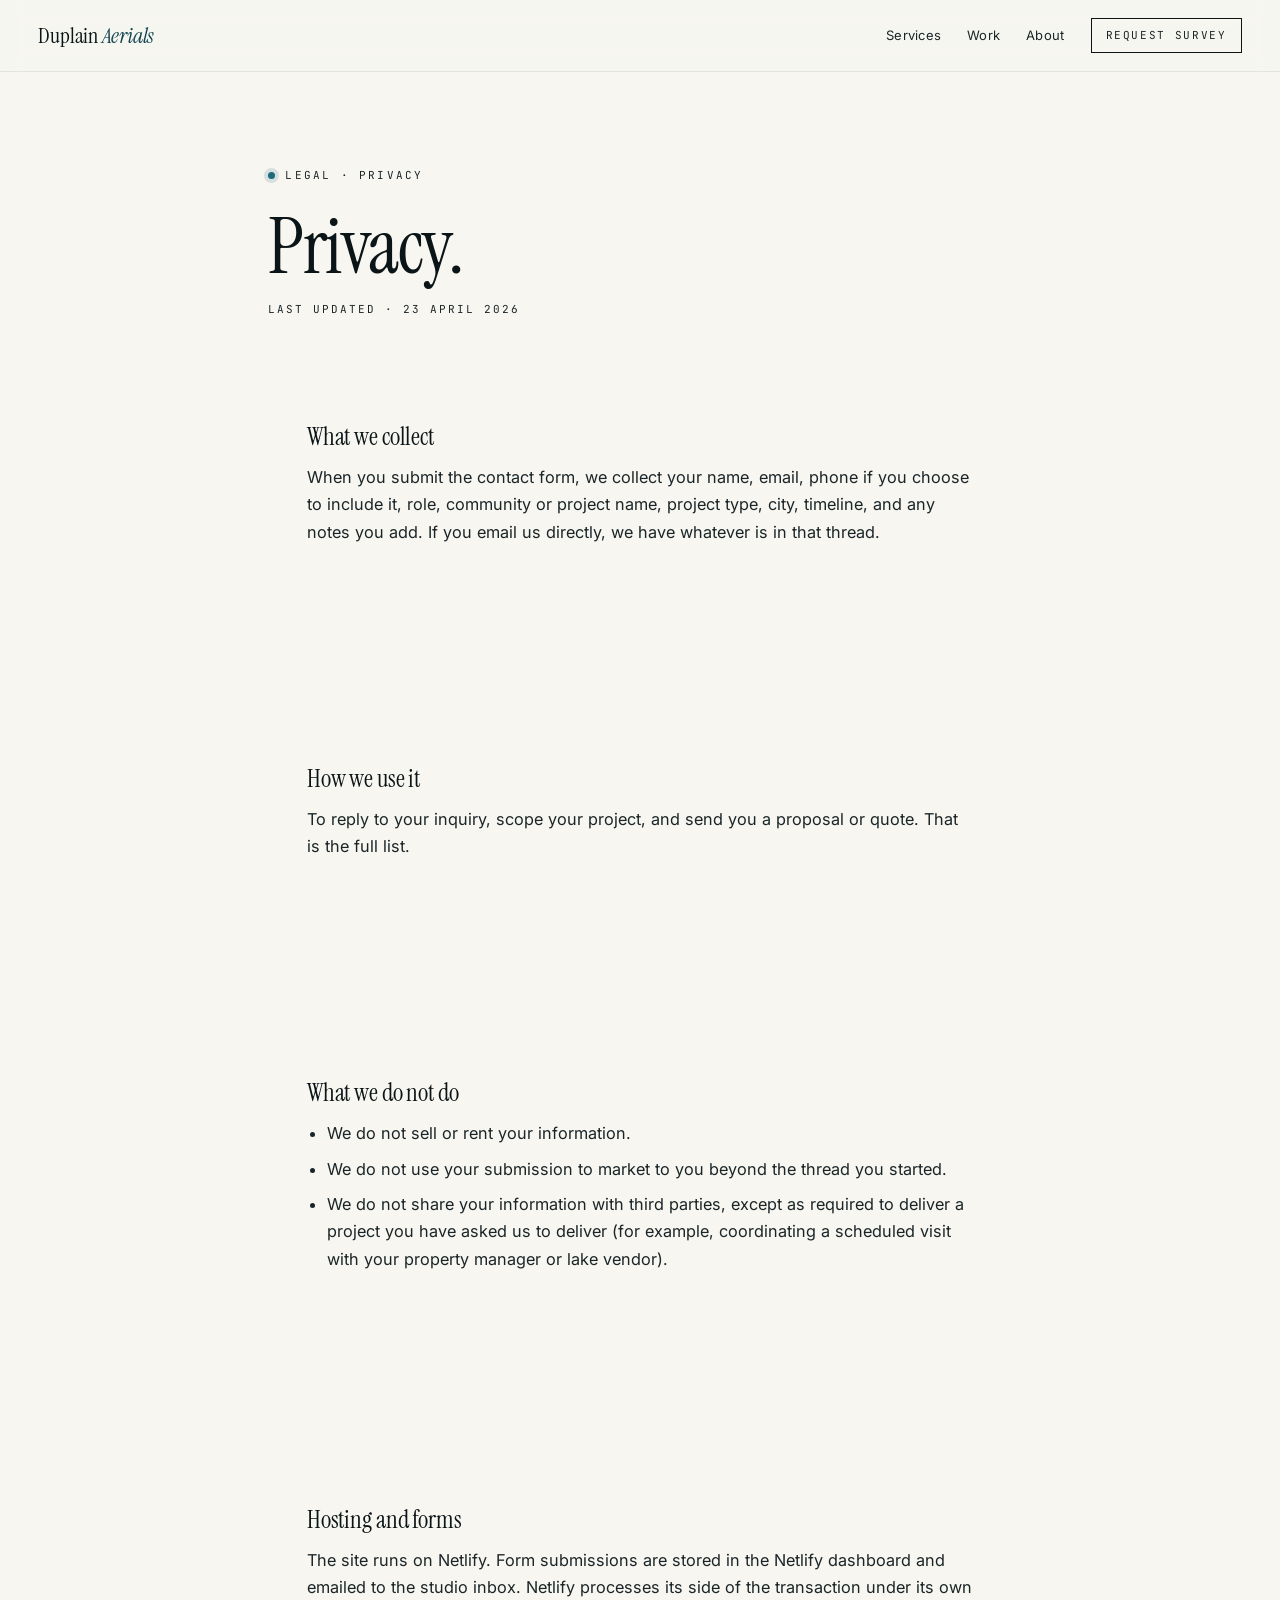
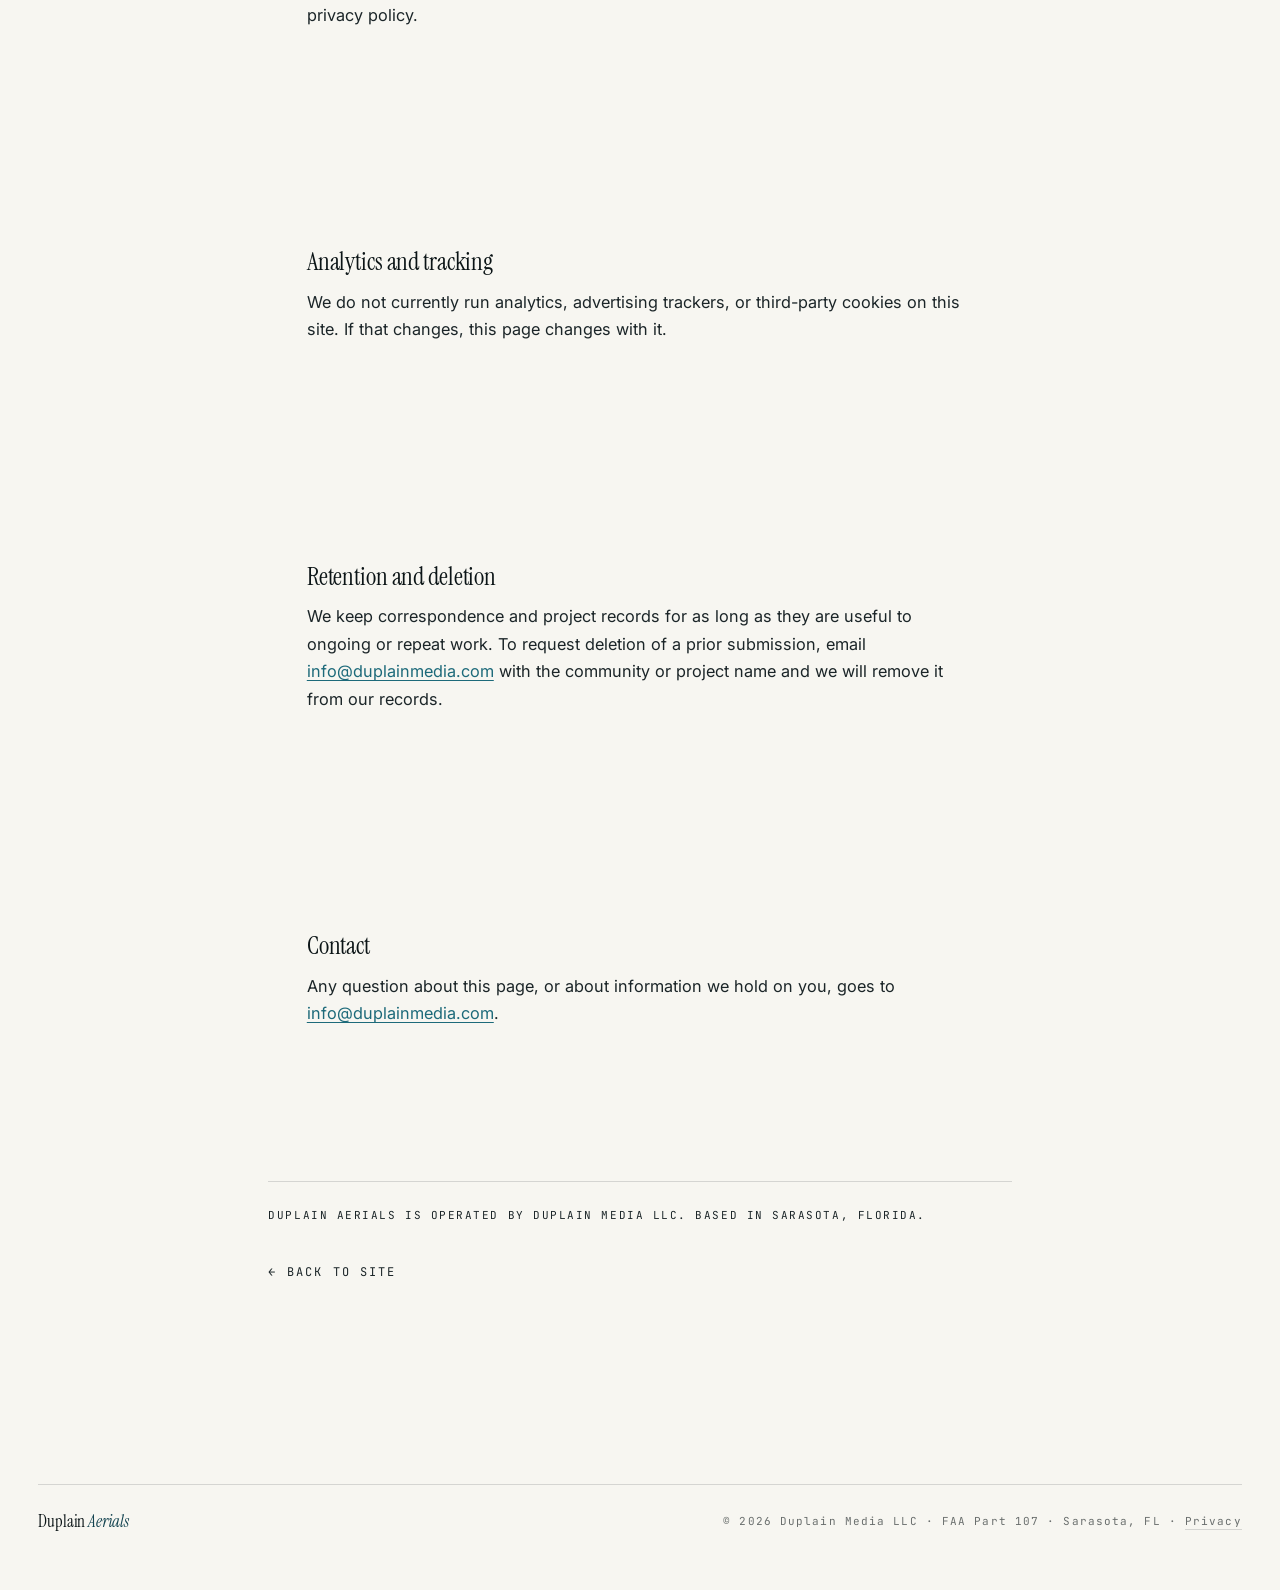
<file: privacy.html>
<!doctype html>
<html lang="en">
<head>
  <meta charset="utf-8" />
  <meta name="viewport" content="width=device-width, initial-scale=1" />
  <title>Privacy · Duplain Aerials</title>
  <meta name="description" content="Privacy policy for the Duplain Aerials inquiry form and direct email correspondence." />
  <meta name="theme-color" content="#0B1416" />
  <meta name="robots" content="index, follow" />

  <link rel="icon" type="image/svg+xml" href="/assets/favicon.svg" />

  <link rel="preconnect" href="https://fonts.googleapis.com" />
  <link rel="preconnect" href="https://fonts.gstatic.com" crossorigin />
  <link rel="stylesheet" href="https://fonts.googleapis.com/css2?family=Instrument+Serif:ital@0;1&family=Inter:wght@300;400;500;600&family=JetBrains+Mono:wght@300;400;500&display=swap" />

  <link rel="stylesheet" href="/assets/css/style.css" />
</head>
<body class="doc-body">

  <header class="topbar">
    <a class="wordmark" href="/">
      <span class="wordmark-main">Duplain <em>Aerials</em></span>
    </a>
    <nav class="nav" aria-label="Primary">
      <a href="/#services">Services</a>
      <a href="/#work">Work</a>
      <a href="/#about">About</a>
      <a href="/#contact" class="nav-cta">Request Survey</a>
    </nav>
  </header>

  <main class="doc-page">
    <article class="doc-article">
      <p class="eyebrow"><span class="eyebrow-dot"></span>Legal · Privacy</p>
      <h1 class="doc-title">Privacy.</h1>
      <p class="doc-meta">Last updated · 23 April 2026</p>

      <section>
        <h2>What we collect</h2>
        <p>When you submit the contact form, we collect your name, email, phone if you choose to include it, role, community or project name, project type, city, timeline, and any notes you add. If you email us directly, we have whatever is in that thread.</p>
      </section>

      <section>
        <h2>How we use it</h2>
        <p>To reply to your inquiry, scope your project, and send you a proposal or quote. That is the full list.</p>
      </section>

      <section>
        <h2>What we do not do</h2>
        <ul>
          <li>We do not sell or rent your information.</li>
          <li>We do not use your submission to market to you beyond the thread you started.</li>
          <li>We do not share your information with third parties, except as required to deliver a project you have asked us to deliver (for example, coordinating a scheduled visit with your property manager or lake vendor).</li>
        </ul>
      </section>

      <section>
        <h2>Hosting and forms</h2>
        <p>The site runs on Netlify. Form submissions are stored in the Netlify dashboard and emailed to the studio inbox. Netlify processes its side of the transaction under its own privacy policy.</p>
      </section>

      <section>
        <h2>Analytics and tracking</h2>
        <p>We do not currently run analytics, advertising trackers, or third-party cookies on this site. If that changes, this page changes with it.</p>
      </section>

      <section>
        <h2>Retention and deletion</h2>
        <p>We keep correspondence and project records for as long as they are useful to ongoing or repeat work. To request deletion of a prior submission, email <a href="mailto:info@duplainmedia.com">info@duplainmedia.com</a> with the community or project name and we will remove it from our records.</p>
      </section>

      <section>
        <h2>Contact</h2>
        <p>Any question about this page, or about information we hold on you, goes to <a href="mailto:info@duplainmedia.com">info@duplainmedia.com</a>.</p>
      </section>

      <p class="doc-footer">Duplain Aerials is operated by Duplain Media LLC. Based in Sarasota, Florida.</p>

      <p class="doc-back"><a href="/">← Back to site</a></p>
    </article>
  </main>

  <footer class="footer">
    <div class="footer-rule"></div>
    <div class="footer-row">
      <span class="wordmark footer-wordmark">
        <span class="wordmark-main">Duplain <em>Aerials</em></span>
      </span>
      <span class="footer-meta">© 2026 Duplain Media LLC · FAA Part 107 · Sarasota, FL · <a href="/privacy">Privacy</a></span>
    </div>
  </footer>

</body>
</html>
</file>
<file: assets/css/style.css>
:root {
  --paper: #F7F6F1;
  --paper-warm: #EFEDE4;
  --ink: #0B1416;
  --ink-soft: #1B2528;
  --gulf: #1D6A7A;
  --gulf-deep: #134350;
  --shallow: #7CC4C9;
  --estuary: #2E4F3F;
  --sawgrass: #8FA37F;
  --sand: #E8DFCF;
  --sand-deep: #C9B99A;

  --rule: rgba(11, 20, 22, 0.14);
  --rule-soft: rgba(11, 20, 22, 0.08);
  --muted: rgba(11, 20, 22, 0.6);

  --serif: "Instrument Serif", "Times New Roman", serif;
  --sans: "Inter", system-ui, -apple-system, sans-serif;
  --mono: "JetBrains Mono", ui-monospace, "SF Mono", monospace;

  --gutter: clamp(1.25rem, 3vw, 3rem);
  --max: 1440px;

  --e: cubic-bezier(.2, .7, .2, 1);
}

* { box-sizing: border-box; }

html, body {
  margin: 0;
  padding: 0;
  background: var(--paper);
  color: var(--ink);
  font-family: var(--sans);
  font-size: 16px;
  line-height: 1.55;
  -webkit-font-smoothing: antialiased;
}

body {
  position: relative;
  overflow-x: hidden;
}

a { color: inherit; text-decoration: none; }
a:hover { color: var(--gulf); }

button, input, select, textarea {
  font: inherit;
  color: inherit;
}

.sr-only {
  position: absolute;
  width: 0;
  height: 0;
  overflow: hidden;
}

.ico {
  width: 1.1em;
  height: 1.1em;
  display: inline-block;
  vertical-align: -0.18em;
  margin-right: .4em;
  color: var(--gulf);
}

/* ---------------- cursor reticle ---------------- */

.reticle {
  position: fixed;
  top: 0;
  left: 0;
  width: 60px;
  height: 60px;
  pointer-events: none;
  z-index: 200;
  color: var(--gulf);
  transform: translate(-50%, -50%);
  mix-blend-mode: multiply;
  opacity: 0;
  transition: opacity .3s var(--e);
}

.reticle.active { opacity: .7; }

.reticle svg { width: 100%; height: 100%; display: block; }

@media (max-width: 900px), (pointer: coarse) {
  .reticle { display: none; }
}

/* ---------------- altitude ribbon ---------------- */

.altitude {
  position: fixed;
  right: clamp(10px, 1.5vw, 22px);
  top: 50%;
  transform: translateY(-50%);
  display: flex;
  flex-direction: column;
  align-items: center;
  gap: 6px;
  z-index: 50;
  font-family: var(--mono);
  font-size: 10px;
  letter-spacing: .12em;
  color: var(--muted);
  mix-blend-mode: multiply;
}

.altitude-label, .altitude-unit {
  opacity: .6;
}

.altitude-value {
  font-size: 14px;
  color: var(--gulf-deep);
  letter-spacing: .08em;
}

.altitude-bar {
  width: 2px;
  height: 220px;
  background: var(--rule);
  margin-top: 4px;
  position: relative;
  overflow: hidden;
}

.altitude-fill {
  position: absolute;
  left: 0;
  top: 0;
  width: 100%;
  height: 100%;
  background: var(--gulf);
  transition: height .15s linear;
}

@media (max-width: 900px) { .altitude { display: none; } }

/* ---------------- altitude scene (scroll = descent) ---------------- */

.altitude-scene {
  position: absolute;
  top: 0;
  bottom: 0;
  right: 0;
  width: 120px;
  pointer-events: none;
  overflow: hidden;
  z-index: 2;
}

.altitude-scene-inner {
  position: relative;
  width: 100%;
  height: 100%;
  color: var(--estuary);
  opacity: .58;
}

.scene-element {
  position: absolute;
  left: 0;
  right: 0;
  width: 100%;
  display: block;
}

.scene-cloud-high { top: 2.5%; height: 5.5vh; animation: cloudDrift 38s ease-in-out infinite; }
.scene-cloud-mid  { top: 13%;  height: 4vh;   animation: cloudDrift 52s ease-in-out infinite reverse; }
.scene-cirrus     { top: 26%;  height: 2.5vh; animation: cloudDrift 70s linear infinite; }
.scene-crane      { top: 36%;  height: 18vh; }
.scene-tower      { top: 55%;  height: 16vh; }
.scene-oak        { top: 76%;  height: 9vh; }
.scene-palms-mid  { top: 86%;  height: 8vh; }
.scene-ground     { bottom: 0; height: 7vh; }

@keyframes cloudDrift {
  0%, 100% { transform: translateX(0); }
  50%      { transform: translateX(-10px); }
}

@media (max-width: 900px) {
  .altitude-scene { display: none; }
}

/* ---------------- topbar ---------------- */

.topbar {
  position: fixed;
  top: 0;
  left: 0;
  right: 0;
  z-index: 100;
  display: flex;
  align-items: center;
  justify-content: space-between;
  padding: 18px var(--gutter);
  background: rgba(247, 246, 241, 0.78);
  backdrop-filter: blur(12px);
  -webkit-backdrop-filter: blur(12px);
  border-bottom: 1px solid var(--rule-soft);
}

.wordmark {
  display: inline-flex;
  align-items: baseline;
  gap: 6px;
  font-family: var(--serif);
  font-size: 22px;
  line-height: 1;
  color: var(--ink);
  letter-spacing: -.01em;
}

.wordmark-main em {
  font-style: italic;
  color: var(--gulf-deep);
}

.nav {
  display: flex;
  gap: 26px;
  align-items: center;
  font-size: 13px;
  letter-spacing: .02em;
}

.nav a { color: var(--ink-soft); transition: color .2s var(--e); }
.nav a:hover { color: var(--gulf); }

.nav-phone {
  display: inline-flex;
  align-items: center;
  gap: 8px;
  font-family: var(--mono);
  font-size: 11px;
  letter-spacing: .08em;
  color: var(--gulf-deep) !important;
  padding: 6px 2px;
  transition: color .2s var(--e);
}
.nav-phone:hover { color: var(--gulf) !important; }
.nav-phone-ico {
  width: 14px;
  height: 14px;
  flex-shrink: 0;
}
.nav-phone-num { white-space: nowrap; }

.nav-cta {
  font-family: var(--mono);
  font-size: 11px;
  letter-spacing: .15em;
  text-transform: uppercase;
  padding: 8px 14px;
  border: 1px solid var(--ink);
  transition: background .2s var(--e), color .2s var(--e);
}
.nav-cta:hover {
  background: var(--ink);
  color: var(--paper);
}

@media (max-width: 700px) {
  .nav a:not(.nav-cta):not(.nav-phone) { display: none; }
  .nav-phone-num { display: none; }
  .nav-phone { padding: 6px 4px; }
}

/* ---------------- hero ---------------- */

.hero {
  position: relative;
  min-height: 100vh;
  padding: 140px var(--gutter) 280px;
  display: flex;
  align-items: center;
  overflow: hidden;
  background:
    radial-gradient(1200px 600px at 20% 30%, rgba(124, 196, 201, .18), transparent 60%),
    radial-gradient(900px 500px at 85% 70%, rgba(46, 79, 63, .12), transparent 60%);
}

.hero-contours {
  position: absolute;
  inset: 0;
  color: var(--estuary);
  opacity: .35;
  pointer-events: none;
}
.hero-contours svg { width: 100%; height: 100%; display: block; }

.hero-drone {
  position: absolute;
  top: 14%;
  left: -200px;
  width: 200px;
  z-index: 1;
  pointer-events: none;
  animation: droneSweep 34s linear infinite;
}

.drone-svg {
  width: 100%;
  height: auto;
  display: block;
  animation: droneBob 6.5s ease-in-out infinite;
}

@keyframes droneSweep {
  0%   { transform: translate(0vw, 0); opacity: 0; }
  4%   { transform: translate(4vw, 0); opacity: 1; }
  96%  { transform: translate(calc(100vw + 60px), 0); opacity: 1; }
  100% { transform: translate(calc(100vw + 60px), 0); opacity: 0; }
}

@keyframes droneBob {
  0%, 100% { transform: translateY(0) rotate(.5deg); }
  50%      { transform: translateY(-18px) rotate(-.5deg); }
}

.drone-shadow { fill: var(--ink); opacity: .1; }

.drone-prop-rings circle,
.drone-prop-rings ellipse {
  fill: none;
  stroke: var(--ink);
  stroke-width: .4;
  opacity: .18;
}

/* Arms drawn as 3D rods: lit top face + shadow strip below */
.drone-arm-top { fill: var(--ink); }
.drone-arm-shadow { fill: var(--ink-soft); opacity: .55; }

.drone-prop line {
  stroke: var(--ink);
  stroke-width: 1.4;
  stroke-linecap: round;
  opacity: .35;
}
.drone-prop { animation: propSpin .16s linear infinite; }
.drone-prop-1 { animation-duration: .15s; }
.drone-prop-2 { animation-duration: .17s; }
.drone-prop-3 { animation-duration: .155s; }
.drone-prop-4 { animation-duration: .165s; }

@keyframes propSpin {
  to { transform: rotate(360deg); }
}

/* Motor pucks: side wall + lit top + sand-tone inner cap */
.drone-motor-wall { fill: var(--ink-soft); }
.drone-motor-top { fill: var(--ink); }
.drone-motor-inner { fill: var(--sand); opacity: .55; }

/* Body shaded as a 3D hex puck: dark side walls, ink-soft front face,
   ink top with a paler inset highlight to read as form */
.drone-body { fill: var(--ink); }
.drone-body-side { fill: var(--ink-soft); opacity: .55; }
.drone-body-front { fill: var(--ink-soft); opacity: .9; }
.drone-body-inner { fill: var(--ink-soft); opacity: .35; }
.drone-body-stripe { fill: var(--shallow); opacity: .85; }

.drone-antennas line { stroke: var(--ink); stroke-width: .9; stroke-linecap: round; }
.drone-antennas circle { fill: var(--ink); }

.drone-gimbal-arm { fill: var(--ink); }
.drone-gimbal-mount { fill: var(--ink); }
.drone-gimbal { fill: var(--ink-soft); }
.drone-gimbal-lens { fill: var(--gulf); }
.drone-gimbal-glint { fill: var(--paper); opacity: .9; }

.nav-light { animation: navBlink 1.8s ease-in-out infinite; }
.nav-front-l, .nav-front-r { fill: var(--paper); }
.nav-rear-l, .nav-rear-r { fill: #E86A5E; animation-delay: .9s; }

@keyframes navBlink {
  0%, 70%, 100% { opacity: .25; }
  35% { opacity: 1; }
}

.hero-inner {
  position: relative;
  max-width: 960px;
  z-index: 2;
}

.eyebrow {
  display: inline-flex;
  align-items: center;
  gap: 10px;
  font-family: var(--mono);
  font-size: 11px;
  letter-spacing: .2em;
  text-transform: uppercase;
  color: var(--gulf-deep);
  margin: 0 0 28px;
}

.eyebrow-dot {
  width: 7px;
  height: 7px;
  background: var(--gulf);
  border-radius: 50%;
  box-shadow: 0 0 0 4px rgba(29, 106, 122, .15);
  animation: navBlink 2.4s ease-in-out infinite;
}

.display {
  font-family: var(--serif);
  font-weight: 400;
  font-size: clamp(3.4rem, 9vw, 8.2rem);
  line-height: .96;
  letter-spacing: -.02em;
  margin: 0 0 28px;
  color: var(--ink);
}

.display em {
  font-style: italic;
  color: var(--gulf-deep);
  display: block;
}

.lede {
  font-family: var(--serif);
  font-size: clamp(1.15rem, 1.7vw, 1.5rem);
  line-height: 1.45;
  max-width: 640px;
  color: var(--ink-soft);
  margin: 0 0 34px;
}

.hero-meta {
  display: flex;
  flex-wrap: wrap;
  gap: 10px;
  margin-bottom: 36px;
}

.meta-chip {
  display: inline-flex;
  align-items: center;
  font-family: var(--mono);
  font-size: 11px;
  letter-spacing: .12em;
  text-transform: uppercase;
  padding: 8px 12px;
  border: 1px solid var(--rule);
  background: rgba(247, 246, 241, 0.7);
  color: var(--ink-soft);
}

.hero-cta { display: flex; gap: 14px; flex-wrap: wrap; }

.btn {
  display: inline-flex;
  align-items: center;
  gap: 10px;
  font-family: var(--mono);
  font-size: 12px;
  letter-spacing: .18em;
  text-transform: uppercase;
  padding: 14px 22px;
  border: 1px solid var(--ink);
  transition: background .2s var(--e), color .2s var(--e), transform .2s var(--e);
}

.btn-primary {
  background: var(--ink);
  color: var(--paper);
}
.btn-primary:hover {
  background: var(--gulf-deep);
  border-color: var(--gulf-deep);
  color: var(--paper);
  transform: translateY(-1px);
}

.btn-ghost {
  background: transparent;
  color: var(--ink);
}
.btn-ghost:hover {
  background: var(--ink);
  color: var(--paper);
}

.hero-coords {
  position: absolute;
  bottom: 240px;
  left: var(--gutter);
  right: var(--gutter);
  display: flex;
  justify-content: space-between;
  gap: 20px;
  font-family: var(--mono);
  font-size: 10px;
  letter-spacing: .18em;
  color: var(--muted);
  pointer-events: none;
  z-index: 2;
}

/* ---------------- hero landscape ---------------- */

.hero-landscape {
  position: absolute;
  bottom: 0;
  left: 0;
  right: 0;
  height: 220px;
  pointer-events: none;
  z-index: 1;
  overflow: hidden;
  color: var(--estuary);
  opacity: .55;
  -webkit-mask-image: linear-gradient(to top, black 72%, transparent 100%);
  mask-image: linear-gradient(to top, black 72%, transparent 100%);
}

.hero-landscape-track {
  display: flex;
  width: 4800px;
  height: 100%;
  animation: landscapeDrift 90s linear infinite;
  will-change: transform;
}

.hero-landscape-panel {
  width: 1600px;
  height: 100%;
  flex-shrink: 0;
  display: block;
}

@keyframes landscapeDrift {
  from { transform: translateX(0); }
  to   { transform: translateX(-1600px); }
}

.hero-drone-shadow {
  position: absolute;
  bottom: 38px;
  left: -200px;
  width: 140px;
  height: 18px;
  pointer-events: none;
  z-index: 1;
  border-radius: 50%;
  background: radial-gradient(ellipse at center, rgba(11, 20, 22, .22) 0%, rgba(11, 20, 22, 0) 65%);
  filter: blur(5px);
  animation: droneSweep 34s linear infinite;
}

@media (max-width: 700px) {
  .hero-coords { display: none; }
  .hero { min-height: auto; padding-top: 120px; padding-bottom: 160px; }
  .hero-landscape { height: 140px; }
  .hero-drone-shadow { display: none; }
}

/* ---------------- section plumbing ---------------- */

.section-divider {
  padding: 0 var(--gutter);
  color: var(--estuary);
  opacity: .35;
}
.section-divider svg { width: 100%; height: 40px; display: block; }

section {
  padding: clamp(80px, 10vh, 140px) var(--gutter);
  max-width: var(--max);
  margin: 0 auto;
}

.section-head {
  max-width: 720px;
  margin-bottom: 72px;
}

.section-kicker {
  display: inline-block;
  font-family: var(--mono);
  font-size: 11px;
  letter-spacing: .22em;
  text-transform: uppercase;
  color: var(--gulf);
  margin-bottom: 20px;
}

.section-title {
  font-family: var(--serif);
  font-weight: 400;
  font-size: clamp(2.2rem, 5vw, 4rem);
  line-height: 1.02;
  letter-spacing: -.015em;
  margin: 0 0 20px;
}

.section-lede {
  font-size: 1.05rem;
  color: var(--ink-soft);
  line-height: 1.6;
  margin: 0;
  max-width: 620px;
}

/* ---------------- services ---------------- */

.service-grid {
  display: grid;
  grid-template-columns: repeat(12, 1fr);
  gap: 1px;
  background: var(--rule);
  border: 1px solid var(--rule);
}

.service {
  grid-column: span 6;
  background: var(--paper);
  padding: 40px 36px 44px;
  position: relative;
  transition: background .25s var(--e);
}

.service-lead {
  grid-column: span 12;
  background: linear-gradient(180deg, var(--paper) 0%, var(--paper-warm) 100%);
}

.service:hover {
  background: var(--paper-warm);
}

.service-head {
  display: flex;
  justify-content: space-between;
  align-items: flex-start;
  margin-bottom: 28px;
}

.service-ico {
  width: 40px;
  height: 40px;
  color: var(--gulf);
  transition: transform .4s var(--e), color .25s var(--e);
}

.service:hover .service-ico {
  transform: rotate(8deg);
  color: var(--estuary);
}

.service-num {
  font-family: var(--mono);
  font-size: 11px;
  letter-spacing: .2em;
  color: var(--muted);
}

.service h3 {
  font-family: var(--serif);
  font-weight: 400;
  font-size: clamp(1.6rem, 2.4vw, 2.1rem);
  line-height: 1.05;
  margin: 0 0 14px;
  letter-spacing: -.01em;
}

.service p {
  color: var(--ink-soft);
  margin: 0;
  max-width: 560px;
}

.service-cta {
  display: inline-flex;
  align-items: center;
  gap: 14px;
  margin: 26px 0 4px;
  padding: 16px 24px;
  background: var(--ink);
  color: var(--paper);
  font-family: var(--mono);
  font-size: 12px;
  letter-spacing: .14em;
  text-transform: uppercase;
  border: 1px solid var(--ink);
  transition: background .25s var(--e), color .25s var(--e), border-color .25s var(--e), transform .2s var(--e);
}
.service-cta:hover {
  background: var(--gulf-deep);
  border-color: var(--gulf-deep);
  color: var(--paper);
  transform: translateX(2px);
}
.service-cta-label {
  line-height: 1;
}
.service-cta-arrow {
  width: 18px;
  height: 18px;
  flex-shrink: 0;
  transition: transform .25s var(--e);
}
.service-cta:hover .service-cta-arrow {
  transform: translateX(4px);
}

.service-tags {
  list-style: none;
  padding: 0;
  margin: 22px 0 0;
  display: flex;
  flex-wrap: wrap;
  gap: 8px;
}
.service-tags li {
  font-family: var(--mono);
  font-size: 10px;
  letter-spacing: .15em;
  text-transform: uppercase;
  padding: 6px 10px;
  background: var(--sand);
  color: var(--ink-soft);
}

.service-price {
  margin-top: 26px;
  padding-top: 18px;
  border-top: 1px solid var(--rule);
  display: grid;
  grid-template-columns: auto 1fr;
  column-gap: 14px;
  row-gap: 10px;
  align-items: baseline;
}
.service-price-label {
  grid-row: 1;
  grid-column: 1;
  font-family: var(--mono);
  font-size: 10px;
  letter-spacing: .2em;
  text-transform: uppercase;
  color: var(--muted);
}
.service-price-value {
  grid-row: 1;
  grid-column: 2;
  justify-self: start;
  font-family: var(--mono);
  font-size: 14px;
  letter-spacing: .02em;
  color: var(--ink);
}
.service-price-note {
  grid-row: 2;
  grid-column: 1 / -1;
  font-size: 13px;
  line-height: 1.55;
  color: var(--ink-soft);
  max-width: 560px;
}

.service-price-tiered .service-price-tiers {
  grid-row: 2;
  grid-column: 1 / -1;
  display: grid;
  grid-template-columns: repeat(auto-fill, minmax(160px, 1fr));
  gap: 0 32px;
  margin: 4px 0 0;
  padding: 0;
  max-width: 820px;
}
.service-price-tiered .service-price-tiers > div {
  display: flex;
  justify-content: space-between;
  align-items: baseline;
  padding: 10px 0;
  border-bottom: 1px dotted var(--rule);
  font-family: var(--mono);
  font-size: 13px;
  letter-spacing: .02em;
}
.service-price-tiered .service-price-tiers dt {
  color: var(--ink-soft);
}
.service-price-tiered .service-price-tiers dd {
  margin: 0;
  color: var(--ink);
}
.service-price-tiered .service-price-note {
  grid-row: 3;
  margin-top: 4px;
}

@media (max-width: 800px) {
  .service { grid-column: span 12; }
}

/* ---------------- work ---------------- */

.work-grid {
  display: grid;
  grid-template-columns: repeat(2, 1fr);
  gap: 32px;
}

.work-card {
  background: var(--paper);
  overflow: hidden;
  position: relative;
  cursor: pointer;
  transition: transform .35s var(--e);
}

.work-card:hover { transform: translateY(-4px); }

.work-thumb {
  position: relative;
  aspect-ratio: 4 / 3;
  background: var(--accent, var(--gulf));
  overflow: hidden;
  display: flex;
  align-items: flex-end;
  padding: 20px;
  color: var(--paper);
}

.work-contours {
  position: absolute;
  inset: 0;
  color: var(--paper);
  opacity: .8;
  width: 100%;
  height: 100%;
}

.work-thumb img {
  position: absolute;
  inset: 0;
  width: 100%;
  height: 100%;
  object-fit: cover;
  display: block;
}

.work-thumb::after {
  content: "";
  position: absolute;
  inset: 0;
  background: linear-gradient(180deg, rgba(11, 20, 22, 0) 0%, rgba(11, 20, 22, 0) 55%, rgba(11, 20, 22, .55) 100%);
  pointer-events: none;
  z-index: 1;
  opacity: 0;
  transition: opacity .25s var(--e);
}

.work-thumb:has(img)::after { opacity: 1; }

.work-tag {
  position: absolute;
  top: 16px;
  left: 16px;
  font-family: var(--mono);
  font-size: 10px;
  letter-spacing: .18em;
  text-transform: uppercase;
  padding: 6px 10px;
  background: rgba(11, 20, 22, 0.75);
  color: var(--paper);
  z-index: 2;
}

.work-meta {
  position: absolute;
  left: 16px;
  right: 16px;
  bottom: 16px;
  display: flex;
  justify-content: space-between;
  font-family: var(--mono);
  font-size: 10px;
  letter-spacing: .12em;
  color: rgba(247, 246, 241, .75);
  opacity: 0;
  transform: translateY(6px);
  transition: opacity .3s var(--e), transform .3s var(--e);
  z-index: 2;
}

.work-card:hover .work-meta {
  opacity: 1;
  transform: translateY(0);
}

.work-empty {
  position: relative;
  z-index: 2;
  font-family: var(--serif);
  font-style: italic;
  font-size: 1.4rem;
  color: var(--ink-soft);
}

.work-card-placeholder .work-thumb {
  color: var(--ink-soft);
  background: var(--sand);
}

.work-body {
  padding: 18px 2px 6px;
}

.work-body h3 {
  font-family: var(--serif);
  font-size: 1.3rem;
  font-weight: 400;
  margin: 0 0 4px;
  letter-spacing: -.005em;
}

.work-body p {
  font-size: .88rem;
  color: var(--muted);
  margin: 0;
  letter-spacing: .01em;
}

@media (max-width: 700px) { .work-grid { grid-template-columns: 1fr; gap: 24px; } }

.work-feature {
  margin-top: 88px;
  padding-top: 64px;
  border-top: 1px solid rgba(11, 20, 22, .08);
}

.work-feature-head {
  max-width: 680px;
  margin: 0 auto 32px;
  text-align: center;
}

.work-feature-eyebrow {
  display: inline-block;
  font-family: var(--mono);
  font-size: 11px;
  letter-spacing: .22em;
  text-transform: uppercase;
  color: var(--gulf);
  margin-bottom: 14px;
}

.work-feature-title {
  font-family: var(--serif);
  font-weight: 400;
  font-size: clamp(1.6rem, 3vw, 2.4rem);
  margin: 0 0 12px;
  letter-spacing: -.01em;
  color: var(--ink);
}

.work-feature-lede {
  font-size: .96rem;
  color: var(--muted);
  margin: 0;
  line-height: 1.55;
}

.work-feature-frame {
  position: relative;
  width: 100%;
  aspect-ratio: 16 / 10;
  background: var(--ink);
  overflow: hidden;
}

.work-feature-frame iframe {
  position: absolute;
  inset: 0;
  width: 100%;
  height: 100%;
  border: 0;
  display: block;
}

@media (max-width: 700px) {
  .work-feature { margin-top: 56px; padding-top: 44px; }
  .work-feature-frame { aspect-ratio: 4 / 3; }
}

/* ---------------- chapel 3D viewer ---------------- */

.chapel-viewer {
  position: relative;
  width: 100%;
  aspect-ratio: 16 / 10;
  background: #0B1416;
  overflow: hidden;
  border: 1px solid var(--rule);
}

.chapel-viewer-canvas {
  position: absolute;
  inset: 0;
  width: 100%;
  height: 100%;
  display: block;
  cursor: grab;
}
.chapel-viewer-canvas:active { cursor: grabbing; }

.chapel-viewer-toggle {
  position: absolute;
  top: 18px;
  right: 18px;
  z-index: 3;
  display: inline-flex;
  background: rgba(11, 20, 22, .72);
  backdrop-filter: blur(8px);
  -webkit-backdrop-filter: blur(8px);
  border: 1px solid rgba(247, 246, 241, .18);
  padding: 4px;
}

.chapel-viewer-mode-btn {
  appearance: none;
  background: transparent;
  border: none;
  padding: 9px 14px;
  font-family: var(--mono);
  font-size: 10px;
  letter-spacing: .18em;
  text-transform: uppercase;
  color: rgba(247, 246, 241, .7);
  cursor: pointer;
  transition: background .2s var(--e), color .2s var(--e);
}
.chapel-viewer-mode-btn:hover {
  color: var(--paper);
  background: rgba(247, 246, 241, .06);
}
.chapel-viewer-mode-btn.is-active {
  background: var(--paper);
  color: var(--ink);
}

.chapel-viewer-meta {
  position: absolute;
  bottom: 18px;
  left: 18px;
  z-index: 3;
  display: flex;
  gap: 18px;
  font-family: var(--mono);
  font-size: 10px;
  letter-spacing: .16em;
  text-transform: uppercase;
  color: rgba(247, 246, 241, .55);
  pointer-events: none;
}

.chapel-viewer-hint {
  position: absolute;
  left: 50%;
  bottom: 56px;
  z-index: 3;
  display: flex;
  flex-direction: column;
  align-items: center;
  gap: 8px;
  padding: 14px 22px;
  background: rgba(11, 20, 22, .82);
  backdrop-filter: blur(8px);
  -webkit-backdrop-filter: blur(8px);
  border: 1px solid rgba(247, 246, 241, .18);
  text-align: center;
  white-space: nowrap;
  pointer-events: none;
  opacity: 0;
  transform: translate(-50%, 8px);
  transition: opacity .55s var(--e), transform .55s var(--e);
}
.chapel-viewer-hint.is-visible {
  opacity: 1;
  transform: translate(-50%, 0);
}
.chapel-viewer-hint.is-hiding {
  opacity: 0;
  transform: translate(-50%, -4px);
}
.chapel-viewer-hint-kicker {
  font-family: var(--mono);
  font-size: 10px;
  letter-spacing: .22em;
  text-transform: uppercase;
  color: var(--shallow);
}
.chapel-viewer-hint-text {
  font-family: var(--mono);
  font-size: 11px;
  letter-spacing: .14em;
  text-transform: uppercase;
  color: rgba(247, 246, 241, .82);
}

@media (max-width: 700px) {
  .chapel-viewer-hint {
    bottom: 48px;
    padding: 11px 14px;
    max-width: calc(100% - 24px);
    white-space: normal;
  }
  .chapel-viewer-hint-text {
    font-size: 10px;
    letter-spacing: .12em;
  }
}

@media (max-width: 700px) {
  .chapel-viewer { aspect-ratio: 4 / 3; }
  .chapel-viewer-toggle {
    top: 12px;
    right: 12px;
    padding: 3px;
  }
  .chapel-viewer-mode-btn {
    padding: 7px 10px;
    font-size: 9px;
    letter-spacing: .14em;
  }
  .chapel-viewer-meta {
    bottom: 12px;
    left: 12px;
    flex-wrap: wrap;
    gap: 8px 14px;
    font-size: 9px;
    max-width: calc(100% - 24px);
  }
}

.chapel-viewer-loading {
  position: absolute;
  inset: 0;
  z-index: 4;
  background: #0B1416;
  display: flex;
  align-items: center;
  justify-content: center;
  transition: opacity .5s var(--e);
}
.chapel-viewer-loading.is-hidden { opacity: 0; pointer-events: none; }

.chapel-viewer-loading-inner {
  display: flex;
  flex-direction: column;
  align-items: center;
  gap: 14px;
  max-width: 320px;
  text-align: center;
  padding: 0 24px;
}

.chapel-viewer-loading-kicker {
  font-family: var(--mono);
  font-size: 10px;
  letter-spacing: .22em;
  text-transform: uppercase;
  color: var(--shallow);
}

.chapel-viewer-loading-status {
  font-family: var(--serif);
  font-size: 1.4rem;
  line-height: 1.2;
  color: var(--paper);
}

.chapel-viewer-loading-bar {
  width: 220px;
  height: 2px;
  background: rgba(247, 246, 241, .14);
  overflow: hidden;
  margin-top: 6px;
}
.chapel-viewer-loading-bar-fill {
  width: 100%;
  height: 100%;
  background: var(--shallow);
  transform: scaleX(0);
  transform-origin: left;
  transition: transform .25s var(--e);
}

.chapel-viewer-loading-note {
  font-family: var(--mono);
  font-size: 10px;
  letter-spacing: .14em;
  text-transform: uppercase;
  color: rgba(247, 246, 241, .42);
  margin-top: 4px;
}

/* ---------------- about ---------------- */

.about-grid {
  display: grid;
  grid-template-columns: 1.4fr 1fr;
  gap: 80px;
  align-items: start;
}

.about-copy p {
  font-family: var(--serif);
  font-size: clamp(1.15rem, 1.6vw, 1.35rem);
  line-height: 1.5;
  color: var(--ink);
  margin: 0 0 24px;
  max-width: 620px;
}

.about-credentials {
  background: transparent;
  color: var(--ink);
  padding: 0;
  border-top: 1px solid var(--rule);
  padding-top: 28px;
}

.about-credentials h3 {
  font-family: var(--mono);
  font-size: 11px;
  font-weight: 400;
  letter-spacing: .22em;
  text-transform: uppercase;
  margin: 0 0 28px;
  color: var(--gulf-deep);
}

.about-credentials dl { margin: 0; }
.about-credentials dl > div {
  display: flex;
  flex-direction: column;
  gap: 6px;
  padding: 16px 0;
  border-bottom: 1px solid var(--rule);
}
.about-credentials dl > div:last-child {
  border-bottom: 0;
  padding-bottom: 0;
}
.about-credentials dt {
  font-family: var(--mono);
  font-size: 10px;
  letter-spacing: .2em;
  text-transform: uppercase;
  color: var(--muted);
  margin: 0;
}
.about-credentials dd {
  margin: 0;
  font-family: var(--serif);
  font-size: 1.1rem;
  line-height: 1.35;
  color: var(--ink);
}

@media (max-width: 900px) {
  .about-grid { grid-template-columns: 1fr; gap: 40px; }
}

.crew-strip {
  display: grid;
  grid-template-columns: repeat(3, 1fr);
  gap: 14px;
  margin-top: 44px;
  max-width: 620px;
}

.crew-photo { margin: 0; }

.crew-photo-frame {
  aspect-ratio: 3 / 4;
  background:
    repeating-linear-gradient(135deg, rgba(29, 106, 122, .05) 0 10px, transparent 10px 20px),
    var(--paper-warm);
  border: 1px solid var(--rule);
  position: relative;
  overflow: hidden;
  transition: transform .4s var(--e);
}

.crew-photo-frame::before {
  content: attr(data-crew-label);
  position: absolute;
  top: 50%;
  left: 50%;
  transform: translate(-50%, -50%);
  font-family: var(--mono);
  font-size: 9px;
  letter-spacing: .18em;
  text-transform: uppercase;
  color: var(--muted);
  white-space: nowrap;
}

.crew-photo-frame::after {
  content: "";
  position: absolute;
  top: 10px;
  left: 10px;
  width: 14px;
  height: 14px;
  border-top: 1px solid var(--gulf);
  border-left: 1px solid var(--gulf);
  opacity: .6;
}

.crew-photo:hover .crew-photo-frame {
  transform: translateY(-2px);
}

.crew-photo figcaption {
  font-family: var(--mono);
  font-size: 10px;
  letter-spacing: .14em;
  text-transform: uppercase;
  color: var(--muted);
  margin-top: 10px;
}

@media (max-width: 700px) {
  .crew-strip { grid-template-columns: repeat(2, 1fr); }
  .crew-photo:nth-child(3) { display: none; }
}

/* ---------------- contact ---------------- */

.contact-form {
  background: var(--paper-warm);
  padding: 44px clamp(20px, 4vw, 56px);
  border: 1px solid var(--rule);
  max-width: 960px;
  margin-bottom: 40px;
}

.honeypot { display: none; }

.field-conditional[hidden] { display: none !important; }
.field-conditional {
  animation: fieldFadeIn .3s var(--e);
}

@keyframes fieldFadeIn {
  from { opacity: 0; transform: translateY(-4px); }
  to { opacity: 1; transform: none; }
}

.field {
  display: flex;
  flex-direction: column;
  gap: 6px;
  margin-bottom: 20px;
  flex: 1;
  min-width: 0;
}

.field-row {
  display: flex;
  gap: 18px;
}

.field-label {
  font-family: var(--mono);
  font-size: 10px;
  letter-spacing: .2em;
  text-transform: uppercase;
  color: var(--ink-soft);
}

.field input,
.field select,
.field textarea {
  width: 100%;
  padding: 12px 14px;
  background: var(--paper);
  border: 1px solid var(--rule);
  border-radius: 0;
  transition: border-color .2s var(--e), background .2s var(--e);
  font-family: var(--sans);
  font-size: .95rem;
  color: var(--ink);
}

.field input:focus,
.field select:focus,
.field textarea:focus {
  outline: 0;
  border-color: var(--gulf);
  background: var(--paper);
}

.field select {
  appearance: none;
  -webkit-appearance: none;
  background-image: url("data:image/svg+xml,%3Csvg xmlns='http://www.w3.org/2000/svg' viewBox='0 0 12 8'%3E%3Cpath fill='%231D6A7A' d='M6 8 0 0h12z'/%3E%3C/svg%3E");
  background-repeat: no-repeat;
  background-position: right 14px center;
  background-size: 10px;
  padding-right: 36px;
}

.field textarea { resize: vertical; font-family: var(--sans); }

.form-footer {
  display: flex;
  align-items: center;
  justify-content: space-between;
  gap: 18px;
  flex-wrap: wrap;
  margin-top: 12px;
}

.form-note {
  font-family: var(--mono);
  font-size: 10px;
  letter-spacing: .12em;
  text-transform: uppercase;
  color: var(--muted);
}
.form-note a { color: var(--gulf); }

@media (max-width: 700px) {
  .field-row { flex-direction: column; gap: 0; }
}

.contact-strip {
  display: grid;
  grid-template-columns: repeat(3, 1fr);
  gap: 2px;
  background: var(--rule);
  border: 1px solid var(--rule);
  max-width: 960px;
}

.contact-strip > div {
  background: var(--paper);
  padding: 20px;
  display: flex;
  flex-direction: column;
  gap: 6px;
}

.strip-label {
  font-family: var(--mono);
  font-size: 10px;
  letter-spacing: .2em;
  text-transform: uppercase;
  color: var(--muted);
}

.contact-strip a { color: var(--gulf-deep); }
.contact-strip a:hover { color: var(--gulf); }

@media (max-width: 700px) {
  .contact-strip { grid-template-columns: 1fr; }
}

/* ---------------- footer ---------------- */

.footer {
  padding: 40px var(--gutter) 60px;
  max-width: var(--max);
  margin: 80px auto 0;
}

.footer-rule {
  height: 1px;
  background: var(--rule);
  margin-bottom: 28px;
}

.footer-row {
  display: flex;
  justify-content: space-between;
  align-items: center;
  gap: 20px;
  flex-wrap: wrap;
}

.footer-wordmark { font-size: 17px; }

.footer-meta {
  font-family: var(--mono);
  font-size: 11px;
  letter-spacing: .1em;
  color: var(--muted);
}

.footer-meta a {
  color: var(--muted);
  border-bottom: 1px solid var(--rule);
  padding-bottom: 1px;
  transition: color .2s var(--e), border-color .2s var(--e);
}
.footer-meta a:hover {
  color: var(--gulf);
  border-color: var(--gulf);
}

/* ---------------- faq (dark editorial panel) ---------------- */

.faq {
  max-width: none;
  padding-left: 0;
  padding-right: 0;
  background: var(--ink);
  color: var(--paper);
  position: relative;
}

.faq-inner {
  max-width: var(--max);
  margin: 0 auto;
  padding: 0 var(--gutter);
}

.faq .section-kicker { color: var(--shallow); }
.faq .section-title { color: var(--paper); }
.faq .section-lede { color: rgba(247, 246, 241, .68); }

.faq-list {
  border-top: 1px solid rgba(247, 246, 241, .14);
  max-width: 820px;
}

.faq-item {
  border-bottom: 1px solid rgba(247, 246, 241, .14);
}

.faq-item summary {
  list-style: none;
  display: flex;
  align-items: baseline;
  justify-content: space-between;
  gap: 24px;
  padding: 24px 0;
  cursor: pointer;
  transition: color .2s var(--e);
}

.faq-item summary::-webkit-details-marker { display: none; }
.faq-item summary::marker { content: ""; }

.faq-q {
  font-family: var(--serif);
  font-size: clamp(1.2rem, 1.8vw, 1.5rem);
  line-height: 1.28;
  letter-spacing: -.005em;
  color: var(--paper);
  transition: color .2s var(--e);
}

.faq-item:hover .faq-q { color: var(--shallow); }

.faq-toggle {
  font-family: var(--mono);
  font-size: 22px;
  font-weight: 300;
  color: var(--shallow);
  line-height: 1;
  flex-shrink: 0;
  transition: transform .3s var(--e), color .2s var(--e);
  display: inline-block;
}

.faq-item[open] .faq-toggle {
  transform: rotate(45deg);
  color: var(--shallow);
}

.faq-item[open] .faq-q { color: var(--shallow); }

.faq-a {
  padding: 0 40px 26px 0;
  max-width: 720px;
  animation: fieldFadeIn .25s var(--e);
}

.faq-a p {
  color: rgba(247, 246, 241, .74);
  margin: 0;
  font-size: 1.02rem;
  line-height: 1.62;
}

@media (max-width: 700px) {
  .faq-a { padding-right: 0; }
  .faq-item summary { gap: 16px; padding: 20px 0; }
}

/* ---------------- document pages (privacy, 404) ---------------- */

.doc-body {
  cursor: auto;
}

.doc-body .reticle,
.doc-body .altitude { display: none; }

.doc-page {
  max-width: 820px;
  margin: 0 auto;
  padding: 160px var(--gutter) 80px;
}

.doc-article {
  font-size: 1.02rem;
  line-height: 1.68;
}

.doc-article .eyebrow { margin-bottom: 24px; }

.doc-title {
  font-family: var(--serif);
  font-weight: 400;
  font-size: clamp(2.8rem, 6vw, 4.8rem);
  line-height: 1;
  letter-spacing: -.02em;
  margin: 0 0 14px;
  color: var(--ink);
}

.doc-meta {
  font-family: var(--mono);
  font-size: 11px;
  letter-spacing: .18em;
  text-transform: uppercase;
  color: var(--muted);
  margin: 0 0 56px;
}

.doc-article section {
  margin: 0 0 38px;
}

.doc-article h2 {
  font-family: var(--serif);
  font-weight: 400;
  font-size: 1.55rem;
  line-height: 1.2;
  margin: 0 0 12px;
  color: var(--ink);
  letter-spacing: -.005em;
}

.doc-article p {
  margin: 0 0 14px;
  color: var(--ink-soft);
}

.doc-article p:last-child { margin-bottom: 0; }

.doc-article ul {
  margin: 0 0 14px;
  padding-left: 20px;
  color: var(--ink-soft);
}
.doc-article ul li { margin-bottom: 8px; }

.doc-article a {
  color: var(--gulf);
  text-decoration: underline;
  text-decoration-thickness: 1px;
  text-underline-offset: 3px;
}
.doc-article a:hover { color: var(--gulf-deep); }

.doc-footer {
  border-top: 1px solid var(--rule);
  padding-top: 24px;
  font-family: var(--mono);
  font-size: 11px;
  letter-spacing: .14em;
  text-transform: uppercase;
  color: var(--muted);
  margin: 64px 0 0 !important;
}

.doc-back {
  margin: 32px 0 0 !important;
}

.doc-back a {
  font-family: var(--mono);
  font-size: 12px;
  letter-spacing: .18em;
  text-transform: uppercase;
  color: var(--ink-soft);
  text-decoration: none;
}
.doc-back a:hover { color: var(--gulf); }

/* ---------------- 404 ---------------- */

.notfound {
  position: relative;
  min-height: 78vh;
  padding: 160px var(--gutter) 80px;
  max-width: var(--max);
  margin: 0 auto;
  display: flex;
  align-items: center;
  overflow: hidden;
}

.notfound-contours {
  position: absolute;
  inset: 0;
  color: var(--estuary);
  opacity: .3;
  pointer-events: none;
}
.notfound-contours svg { width: 100%; height: 100%; display: block; }

.notfound-inner {
  position: relative;
  max-width: 640px;
  z-index: 2;
}

.notfound-coords {
  position: absolute;
  bottom: 36px;
  left: var(--gutter);
  right: var(--gutter);
  display: flex;
  justify-content: space-between;
  font-family: var(--mono);
  font-size: 10px;
  letter-spacing: .22em;
  color: var(--muted);
  pointer-events: none;
  z-index: 2;
}

@media (max-width: 700px) {
  .notfound-coords { display: none; }
}

/* ---------------- reveal ---------------- */

.reveal {
  opacity: 0;
  transform: translateY(18px);
  transition: opacity .7s var(--e), transform .7s var(--e);
  will-change: opacity, transform;
}

.reveal.in {
  opacity: 1;
  transform: none;
}

@media (prefers-reduced-motion: reduce) {
  * { animation: none !important; transition: none !important; }
  .reveal { opacity: 1; transform: none; }
}

/* ---------------- product page (HOA pond imaging) ---------------- */

.product-body {
  background: var(--paper);
  --rule: rgba(11, 20, 22, 0.18);
  --rule-soft: rgba(11, 20, 22, 0.10);
}
.product-body .section-kicker { color: var(--gulf-deep); }

.product-hero {
  position: relative;
  padding-top: 180px;
  padding-bottom: clamp(80px, 10vh, 140px);
  overflow: hidden;
}

.product-hero-contours {
  position: absolute;
  inset: 0;
  pointer-events: none;
  color: var(--gulf-deep);
}
.product-hero-contours svg { width: 100%; height: 100%; display: block; }

.product-hero-inner {
  position: relative;
  z-index: 2;
  max-width: 880px;
}

.product-hero .lede {
  margin-top: 28px;
  font-size: clamp(1.05rem, 1.4vw, 1.2rem);
  line-height: 1.65;
  max-width: 720px;
}

.product-hero .hero-cta {
  margin-top: 40px;
  display: flex;
  flex-wrap: wrap;
  gap: 14px 18px;
  align-items: center;
}

.product-hero-credentials {
  list-style: none;
  padding: 0;
  margin: 56px 0 0;
  display: flex;
  flex-wrap: wrap;
  gap: 10px 28px;
  font-family: var(--mono);
  font-size: 11px;
  letter-spacing: .12em;
  text-transform: uppercase;
  color: var(--muted);
}
.product-hero-credentials li {
  position: relative;
  padding-left: 18px;
}
.product-hero-credentials li::before {
  content: "";
  position: absolute;
  left: 0;
  top: 50%;
  width: 8px;
  height: 8px;
  margin-top: -4px;
  border: 1px solid var(--gulf);
  border-radius: 50%;
}

/* Deliverable grid */

.deliverable-grid {
  display: grid;
  grid-template-columns: repeat(2, 1fr);
  gap: 1px;
  background: var(--rule);
  border: 1px solid var(--rule);
}
.deliverable-card {
  position: relative;
  background: var(--paper);
  padding: 36px 32px 40px;
  transition: background .25s var(--e);
}
.deliverable-card:hover { background: var(--paper-warm); }
.deliverable-num {
  display: block;
  font-family: var(--mono);
  font-size: 11px;
  letter-spacing: .22em;
  color: var(--gulf);
  margin-bottom: 18px;
}
.deliverable-card h3 {
  font-family: var(--serif);
  font-weight: 400;
  font-size: clamp(1.4rem, 2vw, 1.8rem);
  line-height: 1.1;
  margin: 0 0 14px;
  letter-spacing: -.01em;
}
.deliverable-card p {
  color: var(--ink-soft);
  margin: 0;
  max-width: 540px;
  line-height: 1.6;
}

@media (max-width: 800px) {
  .deliverable-grid { grid-template-columns: 1fr; }
}

/* Workflow list */

.workflow-list {
  list-style: none;
  padding: 0;
  margin: 0;
  display: grid;
  gap: 1px;
  background: var(--rule);
  border-top: 1px solid var(--rule);
  border-bottom: 1px solid var(--rule);
}
.workflow-phase {
  background: var(--paper);
  padding: 36px 32px;
  display: grid;
  grid-template-columns: 160px 1fr;
  gap: 32px;
  transition: background .25s var(--e);
}
.workflow-phase:hover { background: var(--paper-warm); }
.workflow-num {
  font-family: var(--mono);
  font-size: 11px;
  letter-spacing: .22em;
  color: var(--gulf);
  padding-top: 8px;
}
.workflow-body h3 {
  font-family: var(--serif);
  font-weight: 400;
  font-size: clamp(1.5rem, 2.2vw, 2rem);
  line-height: 1.1;
  margin: 0 0 14px;
  letter-spacing: -.01em;
}
.workflow-body p {
  color: var(--ink-soft);
  margin: 0;
  max-width: 720px;
  line-height: 1.65;
}

@media (max-width: 700px) {
  .workflow-phase { grid-template-columns: 1fr; gap: 14px; }
  .workflow-num { padding-top: 0; }
}

/* Stakeholder grid */

.stakeholder-grid {
  display: grid;
  grid-template-columns: repeat(2, 1fr);
  gap: 1px;
  background: var(--rule);
  border: 1px solid var(--rule);
}
.stakeholder {
  background: var(--paper);
  padding: 32px;
  transition: background .25s var(--e);
}
.stakeholder:hover { background: var(--paper-warm); }
.stakeholder h3 {
  font-family: var(--serif);
  font-weight: 400;
  font-size: 1.5rem;
  margin: 0 0 12px;
  letter-spacing: -.01em;
}
.stakeholder p {
  color: var(--ink-soft);
  margin: 0;
  line-height: 1.6;
}

@media (max-width: 800px) {
  .stakeholder-grid { grid-template-columns: 1fr; }
}

/* Practice list */

.practice-list {
  list-style: none;
  padding: 0;
  margin: 0;
  display: grid;
  grid-template-columns: repeat(2, 1fr);
  gap: 32px 48px;
}
.practice-item {
  position: relative;
  padding: 28px 0;
  border-top: 1px solid var(--rule);
}
.practice-num {
  display: block;
  font-family: var(--mono);
  font-size: 11px;
  letter-spacing: .22em;
  color: var(--gulf);
  margin-bottom: 14px;
}
.practice-item h3 {
  font-family: var(--serif);
  font-weight: 400;
  font-size: 1.5rem;
  margin: 0 0 12px;
  letter-spacing: -.01em;
  line-height: 1.15;
}
.practice-item p {
  color: var(--ink-soft);
  margin: 0;
  line-height: 1.65;
  max-width: 540px;
}

@media (max-width: 800px) {
  .practice-list { grid-template-columns: 1fr; gap: 0; }
}

/* Case study */

.case-study-grid {
  display: grid;
  grid-template-columns: minmax(0, 2fr) minmax(0, 1fr);
  gap: 48px;
}
.case-study-body p {
  color: var(--ink-soft);
  margin: 0 0 18px;
  line-height: 1.7;
  max-width: 680px;
}
.case-study-body strong {
  color: var(--ink);
  font-weight: 500;
}
.case-study-quote {
  margin-top: 28px !important;
  padding: 20px 24px;
  border-left: 2px solid var(--gulf);
  background: var(--sand);
  font-family: var(--serif);
  font-style: italic;
  font-size: 1.1rem;
  line-height: 1.55;
  color: var(--ink);
}
.case-study-card {
  background: var(--ink);
  color: var(--paper);
  padding: 32px 28px;
  align-self: start;
}
.case-study-card h3 {
  font-family: var(--mono);
  font-size: 11px;
  letter-spacing: .22em;
  text-transform: uppercase;
  color: var(--shallow);
  margin: 0 0 24px;
  font-weight: 400;
}
.case-study-card dl {
  margin: 0;
  display: grid;
  gap: 14px;
}
.case-study-card dl > div {
  display: grid;
  grid-template-columns: 1fr;
  gap: 4px;
  padding-bottom: 14px;
  border-bottom: 1px solid rgba(247, 246, 241, .14);
}
.case-study-card dl > div:last-child { border-bottom: none; padding-bottom: 0; }
.case-study-card dt {
  font-family: var(--mono);
  font-size: 10px;
  letter-spacing: .18em;
  text-transform: uppercase;
  color: rgba(247, 246, 241, .55);
}
.case-study-card dd {
  margin: 0;
  font-family: var(--serif);
  font-size: 1.15rem;
  line-height: 1.3;
  color: var(--paper);
}

@media (max-width: 900px) {
  .case-study-grid { grid-template-columns: 1fr; gap: 32px; }
}

/* Pricing recap */

.pricing-tier-grid {
  margin: 0;
  display: grid;
  grid-template-columns: repeat(auto-fill, minmax(180px, 1fr));
  gap: 0 32px;
  max-width: 980px;
}
.pricing-tier-grid > div {
  display: flex;
  justify-content: space-between;
  align-items: baseline;
  padding: 16px 0;
  border-bottom: 1px dotted var(--rule);
  font-family: var(--mono);
  font-size: 14px;
  letter-spacing: .02em;
}
.pricing-tier-grid dt { color: var(--ink-soft); }
.pricing-tier-grid dd { margin: 0; color: var(--ink); }

.pricing-recap-note {
  margin-top: 28px;
  font-size: 14px;
  line-height: 1.6;
  color: var(--ink-soft);
  max-width: 720px;
}

/* Credentials list */

.credentials-list {
  margin: 0;
  display: grid;
  grid-template-columns: repeat(auto-fit, minmax(280px, 1fr));
  gap: 0 48px;
  max-width: 1100px;
}
.credentials-list > div {
  display: grid;
  grid-template-columns: 1fr;
  gap: 4px;
  padding: 18px 0;
  border-bottom: 1px solid var(--rule);
}
.credentials-list dt {
  font-family: var(--mono);
  font-size: 10px;
  letter-spacing: .2em;
  text-transform: uppercase;
  color: var(--muted);
}
.credentials-list dd {
  margin: 0;
  font-family: var(--serif);
  font-size: 1.15rem;
  line-height: 1.3;
  color: var(--ink);
}

/* Product CTA */

.product-cta-row {
  display: flex;
  flex-wrap: wrap;
  align-items: center;
  gap: 16px 24px;
  margin-top: 8px;
}
.product-cta-note {
  font-family: var(--mono);
  font-size: 11px;
  letter-spacing: .12em;
  text-transform: uppercase;
  color: var(--muted);
}

/* ---------------- product page v2 (lighter visual flow) ---------------- */

.section-head-tight {
  margin-bottom: 48px;
}

/* Hero stats row */

.hero-stats {
  list-style: none;
  padding: 0;
  margin: 56px 0 0;
  display: grid;
  grid-template-columns: repeat(3, auto);
  gap: 32px 56px;
  justify-content: start;
  align-items: end;
}
.hero-stats li {
  display: flex;
  flex-direction: column;
  gap: 6px;
}
.hero-stats strong {
  font-family: var(--serif);
  font-weight: 400;
  font-size: clamp(1.8rem, 3vw, 2.6rem);
  line-height: 1;
  color: var(--ink);
  letter-spacing: -.01em;
}
.hero-stats span {
  font-family: var(--mono);
  font-size: 10px;
  letter-spacing: .18em;
  text-transform: uppercase;
  color: var(--muted);
}

@media (max-width: 700px) {
  .hero-stats {
    grid-template-columns: 1fr;
    gap: 18px;
  }
}

/* Deliverable v2 icons */

.deliverable-card .deliverable-ico {
  width: 36px;
  height: 36px;
  color: var(--gulf);
  display: block;
  margin-bottom: 18px;
  transition: color .25s var(--e), transform .4s var(--e);
}
.deliverable-card:hover .deliverable-ico {
  color: var(--estuary);
  transform: rotate(6deg);
}
.deliverable-card:has(.deliverable-ico) .deliverable-num { display: none; }
.deliverable-card p { line-height: 1.5; max-width: 380px; }

/* Workflow stepper */

.flow-stepper {
  list-style: none;
  margin: 0;
  padding: 0;
  display: grid;
  grid-template-columns: repeat(5, 1fr);
  gap: 32px;
  position: relative;
}
.flow-stepper::before {
  content: "";
  position: absolute;
  top: 28px;
  left: calc(10% + 28px);
  right: calc(10% + 28px);
  height: 1px;
  background: var(--rule);
  z-index: 0;
}
.flow-step {
  position: relative;
  display: flex;
  flex-direction: column;
  align-items: flex-start;
  z-index: 1;
}
.flow-step-num {
  width: 64px;
  height: 64px;
  border: 1.5px solid var(--gulf);
  border-radius: 50%;
  background: var(--paper);
  color: var(--gulf);
  font-family: var(--mono);
  font-size: 15px;
  letter-spacing: .12em;
  font-weight: 500;
  display: inline-flex;
  align-items: center;
  justify-content: center;
  transition: background .25s var(--e), color .25s var(--e);
}
.flow-step:hover .flow-step-num {
  background: var(--gulf);
  color: var(--paper);
}
.flow-step h3 {
  font-family: var(--serif);
  font-weight: 400;
  font-size: 1.4rem;
  margin: 22px 0 8px;
  letter-spacing: -.01em;
  line-height: 1.1;
}
.flow-step p {
  margin: 0;
  font-size: 14px;
  line-height: 1.5;
  color: var(--ink-soft);
  max-width: 220px;
}

@media (max-width: 900px) {
  .flow-stepper {
    grid-template-columns: 1fr;
    gap: 0;
  }
  .flow-stepper::before {
    top: 28px;
    bottom: 28px;
    left: 27px;
    right: auto;
    width: 1px;
    height: auto;
  }
  .flow-step {
    padding: 0 0 32px 0;
    flex-direction: row;
    align-items: flex-start;
    gap: 20px;
  }
  .flow-step:last-child { padding-bottom: 0; }
  .flow-step h3 { margin: 4px 0 6px; }
  .flow-step p { max-width: none; }
  .flow-step-content {
    flex: 1;
  }
}

/* Stakeholder single-line row */

.stakeholder-row {
  list-style: none;
  margin: 0;
  padding: 0;
  display: grid;
  grid-template-columns: repeat(2, 1fr);
  gap: 0;
  border-top: 1px solid var(--rule);
}
.stakeholder-row li {
  display: flex;
  flex-direction: column;
  gap: 6px;
  padding: 24px 28px 24px 0;
  border-bottom: 1px solid var(--rule);
}
.stakeholder-row li:nth-child(odd) { padding-right: 28px; padding-left: 0; }
.stakeholder-row li:nth-child(even) { padding-left: 28px; border-left: 1px solid var(--rule); }
.stakeholder-row strong {
  font-family: var(--serif);
  font-weight: 400;
  font-size: 1.3rem;
  letter-spacing: -.01em;
  color: var(--ink);
}
.stakeholder-row span {
  font-size: 14px;
  color: var(--ink-soft);
  line-height: 1.5;
}

@media (max-width: 700px) {
  .stakeholder-row { grid-template-columns: 1fr; }
  .stakeholder-row li:nth-child(even) {
    padding-left: 0;
    border-left: none;
  }
  .stakeholder-row li:nth-child(odd) {
    padding-right: 0;
  }
}

/* Practice strip */

.practice-strip {
  list-style: none;
  margin: 0;
  padding: 0;
  display: grid;
  grid-template-columns: repeat(2, 1fr);
  gap: 18px 56px;
  max-width: 1080px;
}
.practice-strip li {
  display: flex;
  align-items: baseline;
  gap: 16px;
  padding: 14px 0;
  border-bottom: 1px dotted var(--rule);
  font-size: 15px;
  line-height: 1.45;
  color: var(--ink-soft);
}
.practice-strip-num {
  font-family: var(--mono);
  font-size: 11px;
  letter-spacing: .18em;
  color: var(--gulf);
  min-width: 22px;
}

@media (max-width: 700px) {
  .practice-strip { grid-template-columns: 1fr; gap: 0; }
}

/* Case study v2 with big-number stats */

.case-stats {
  display: grid;
  grid-template-columns: repeat(4, 1fr);
  gap: 0;
  padding: 0;
  margin-bottom: 32px;
  border: 1px solid var(--rule);
}
.case-stats .case-stat {
  padding: 28px 24px;
  border-right: 1px solid var(--rule);
}
.case-stats .case-stat:last-child { border-right: none; }
@media (max-width: 700px) {
  .case-stats { grid-template-columns: repeat(2, 1fr); }
  .case-stats .case-stat { border-right: 1px solid var(--rule); border-bottom: 1px solid var(--rule); }
  .case-stats .case-stat:nth-child(2n) { border-right: none; }
  .case-stats .case-stat:nth-last-child(-n+2) { border-bottom: none; }
}
.case-stat {
  display: flex;
  flex-direction: column;
  gap: 10px;
}
.case-stat-num {
  font-family: var(--serif);
  font-weight: 400;
  font-size: clamp(2.2rem, 4vw, 3.4rem);
  line-height: 1;
  color: var(--ink);
  letter-spacing: -.02em;
}
.case-stat-label {
  font-family: var(--mono);
  font-size: 10px;
  letter-spacing: .2em;
  text-transform: uppercase;
  color: var(--muted);
}
.case-summary {
  font-size: 16px;
  line-height: 1.65;
  color: var(--ink-soft);
  margin: 0;
  max-width: 760px;
}

@media (max-width: 700px) {
  .case-stats { grid-template-columns: repeat(2, 1fr); }
}

/* Closing combined section */

.closing-grid {
  display: grid;
  grid-template-columns: minmax(0, 2fr) minmax(0, 1fr);
  gap: 56px;
  align-items: start;
}
.closing-cta .section-kicker { margin-bottom: 16px; }
.closing-cta .section-title { margin-bottom: 18px; }
.closing-cta .section-lede {
  margin-bottom: 32px;
  max-width: 540px;
}
.closing-credentials {
  background: var(--ink);
  color: var(--paper);
  padding: 32px 28px;
}
.closing-credentials h3 {
  font-family: var(--mono);
  font-size: 11px;
  letter-spacing: .22em;
  text-transform: uppercase;
  color: var(--shallow);
  margin: 0 0 22px;
  font-weight: 400;
}
.closing-credentials ul {
  list-style: none;
  padding: 0;
  margin: 0;
}
.closing-credentials li {
  font-family: var(--serif);
  font-size: 1.05rem;
  line-height: 1.4;
  padding: 12px 0;
  border-bottom: 1px solid rgba(247, 246, 241, .14);
  color: var(--paper);
}
.closing-credentials li:last-child { border-bottom: none; }

@media (max-width: 800px) {
  .closing-grid { grid-template-columns: 1fr; gap: 32px; }
}

/* Workflow dark full-bleed */

.workflow-dark {
  background: var(--ink);
  color: var(--paper);
  padding: clamp(80px, 10vh, 140px) 0;
  position: relative;
  overflow: hidden;
  max-width: none;
  margin: 0;
}
.workflow-dark::before {
  content: "";
  position: absolute;
  inset: 0;
  background-image:
    radial-gradient(circle at 15% 30%, rgba(124, 196, 201, .08) 0%, transparent 60%),
    radial-gradient(circle at 85% 70%, rgba(46, 79, 63, .12) 0%, transparent 55%);
  pointer-events: none;
}
.workflow-dark-inner {
  max-width: var(--max);
  margin: 0 auto;
  padding: 0 var(--gutter);
  position: relative;
  z-index: 1;
}
.workflow-dark .section-kicker { color: var(--shallow); }
.workflow-dark .section-title { color: var(--paper); }

.workflow-dark .flow-stepper::before {
  background: rgba(247, 246, 241, .18);
}
.workflow-dark .flow-step-num {
  background: var(--ink);
  border-color: var(--shallow);
  color: var(--shallow);
}
.workflow-dark .flow-step:hover .flow-step-num {
  background: var(--shallow);
  color: var(--ink);
}
.workflow-dark .flow-step h3 { color: var(--paper); }
.workflow-dark .flow-step p { color: rgba(247, 246, 241, .7); }
.workflow-dark .flow-step-ico {
  width: 28px;
  height: 28px;
  color: var(--shallow);
  display: block;
  margin-bottom: 16px;
  opacity: .85;
  transition: opacity .25s var(--e), transform .35s var(--e);
}
.workflow-dark .flow-step:hover .flow-step-ico {
  opacity: 1;
  transform: translateY(-2px);
}

@media (max-width: 900px) {
  .workflow-dark .flow-step-ico {
    margin-bottom: 0;
    margin-right: 6px;
    align-self: flex-start;
    margin-top: 12px;
  }
}

/* Stakeholder icons */

.stakeholder-row li {
  flex-direction: row !important;
  align-items: flex-start;
  gap: 16px !important;
}
.stakeholder-ico {
  width: 32px;
  height: 32px;
  color: var(--gulf);
  flex-shrink: 0;
  margin-top: 2px;
  transition: color .25s var(--e), transform .35s var(--e);
}
.stakeholder-row li:hover .stakeholder-ico {
  color: var(--estuary);
  transform: rotate(4deg);
}
.stakeholder-row li > div {
  display: flex;
  flex-direction: column;
  gap: 6px;
}

/* Case study pull-quote */

.case-quote {
  margin: 0 0 40px;
  padding: 32px 40px;
  position: relative;
  background: var(--paper);
  border-left: 4px solid var(--gulf);
  border-top: 1px solid var(--rule);
  border-right: 1px solid var(--rule);
  border-bottom: 1px solid var(--rule);
  max-width: 980px;
}
.case-quote p {
  font-family: var(--serif);
  font-style: italic;
  font-size: clamp(1.25rem, 1.8vw, 1.55rem);
  line-height: 1.45;
  color: var(--ink);
  margin: 0 0 18px;
}
.case-quote cite {
  font-family: var(--mono);
  font-style: normal;
  font-size: 11px;
  letter-spacing: .18em;
  text-transform: uppercase;
  color: var(--muted);
  display: block;
}

@media (max-width: 700px) {
  .case-quote { padding: 24px 24px 22px; }
}

/* Lighter tweaks */

.product-hero {
  position: relative;
}
.product-hero::after {
  content: "";
  position: absolute;
  left: 0;
  right: 0;
  bottom: 0;
  height: 1px;
  background: var(--rule);
  opacity: 0;
}

.deliverable-card:hover { background: var(--paper-warm); }

.deliverable-grid-3 {
  grid-template-columns: repeat(3, 1fr);
}
@media (max-width: 900px) {
  .deliverable-grid-3 { grid-template-columns: 1fr; }
}

/* Testimonials strip (dark, full-bleed) */

.testimonials {
  background: var(--ink);
  color: var(--paper);
  padding: clamp(80px, 9vh, 120px) 0;
  position: relative;
  overflow: hidden;
  max-width: none;
  margin: 0;
}
.testimonials::before {
  content: "";
  position: absolute;
  inset: 0;
  background-image:
    radial-gradient(circle at 12% 80%, rgba(124, 196, 201, .07) 0%, transparent 55%),
    radial-gradient(circle at 88% 20%, rgba(143, 163, 127, .06) 0%, transparent 60%);
  pointer-events: none;
}
.testimonials-inner {
  position: relative;
  z-index: 1;
  max-width: var(--max);
  margin: 0 auto;
  padding: 0 var(--gutter);
}
.testimonials-label {
  display: inline-block;
  font-family: var(--mono);
  font-size: 11px;
  letter-spacing: .22em;
  text-transform: uppercase;
  color: var(--shallow);
  margin-bottom: 32px;
}
.testimonial-grid {
  display: grid;
  grid-template-columns: repeat(3, 1fr);
  gap: 1px;
  background: rgba(247, 246, 241, .12);
  border: 1px solid rgba(247, 246, 241, .12);
  margin-bottom: 56px;
}
.testimonial {
  background: var(--ink);
  margin: 0;
  padding: 32px 28px;
  display: flex;
  flex-direction: column;
  gap: 22px;
  transition: background .25s var(--e);
}
.testimonial:hover {
  background: rgba(247, 246, 241, .03);
}
.testimonial p {
  font-family: var(--sans);
  font-style: normal;
  font-size: 17px;
  line-height: 1.55;
  color: var(--paper);
  margin: 0;
  position: relative;
}
.testimonial p::before {
  content: "\201C";
  position: absolute;
  top: -22px;
  left: -2px;
  font-family: var(--serif);
  font-size: 3rem;
  line-height: 1;
  color: var(--shallow);
  opacity: .5;
}
.testimonial cite {
  font-family: var(--mono);
  font-style: normal;
  font-size: 10px;
  letter-spacing: .18em;
  text-transform: uppercase;
  color: rgba(247, 246, 241, .6);
}

@media (max-width: 900px) {
  .testimonial-grid { grid-template-columns: 1fr; }
}

/* Career stats bar inside testimonials */

.career-stats {
  margin: 0;
  display: grid;
  grid-template-columns: repeat(2, 1fr);
  gap: 0;
  border-top: 1px solid rgba(247, 246, 241, .14);
  padding-top: 36px;
}
.career-stats > div {
  display: flex;
  flex-direction: column;
  gap: 8px;
}
.career-stats > div + div {
  padding-left: 32px;
  border-left: 1px solid rgba(247, 246, 241, .14);
}
.career-stats dt {
  font-family: var(--mono);
  font-size: 11px;
  letter-spacing: .2em;
  text-transform: uppercase;
  color: rgba(247, 246, 241, .55);
}
.career-stats dd {
  margin: 0;
  display: flex;
  align-items: baseline;
  gap: 14px;
  font-family: var(--serif);
  font-size: clamp(2.2rem, 3.6vw, 3rem);
  line-height: 1;
  color: var(--paper);
  letter-spacing: -.01em;
}
.career-stats [data-placeholder] {
  color: rgba(247, 246, 241, .35);
}
.career-stats-unit {
  font-family: var(--mono);
  font-size: 10px;
  letter-spacing: .18em;
  text-transform: uppercase;
  color: rgba(247, 246, 241, .45);
}

@media (max-width: 700px) {
  .career-stats { grid-template-columns: 1fr; gap: 24px; }
  .career-stats > div + div { padding-left: 0; border-left: none; padding-top: 24px; border-top: 1px solid rgba(247, 246, 241, .14); }
}

/* Practice section dark treatment */

.practice-dark {
  background: var(--ink);
  color: var(--paper);
  padding: clamp(80px, 10vh, 140px) 0;
  position: relative;
  overflow: hidden;
  max-width: none;
  margin: 0;
}
.practice-dark::before {
  content: "";
  position: absolute;
  inset: 0;
  background-image:
    radial-gradient(circle at 80% 30%, rgba(46, 79, 63, .12) 0%, transparent 55%);
  pointer-events: none;
}
.practice-dark-inner {
  position: relative;
  z-index: 1;
  max-width: var(--max);
  margin: 0 auto;
  padding: 0 var(--gutter);
}
.practice-dark .section-kicker { color: var(--shallow); }
.practice-dark .section-title { color: var(--paper); }
.practice-dark .practice-strip li {
  border-bottom: 1px dotted rgba(247, 246, 241, .2);
  color: rgba(247, 246, 241, .8);
}
.practice-dark .practice-strip-num { color: var(--shallow); }

/* Closing section dark, full-bleed, integrated credentials */

.closing-dark {
  background: var(--ink);
  color: var(--paper);
  padding: clamp(80px, 10vh, 140px) 0;
  position: relative;
  overflow: hidden;
  max-width: none;
  margin: 0;
}
.closing-dark::before {
  content: "";
  position: absolute;
  inset: 0;
  background-image:
    radial-gradient(circle at 20% 30%, rgba(124, 196, 201, .07) 0%, transparent 55%);
  pointer-events: none;
}
.closing-dark-inner {
  position: relative;
  z-index: 1;
  max-width: var(--max);
  margin: 0 auto;
  padding: 0 var(--gutter);
}
.closing-dark .section-kicker { color: var(--shallow); }
.closing-dark .section-title { color: var(--paper); }
.closing-dark .section-lede { color: rgba(247, 246, 241, .72); }
.closing-dark .closing-grid {
  display: grid;
  grid-template-columns: minmax(0, 5fr) minmax(0, 4fr);
  gap: 64px;
  align-items: start;
}
.closing-credentials-list {
  margin: 0;
  display: grid;
  grid-template-columns: 1fr 1fr;
  gap: 28px 32px;
}
.closing-credentials-list > div {
  display: flex;
  flex-direction: column;
  gap: 4px;
  padding-bottom: 18px;
  border-bottom: 1px solid rgba(247, 246, 241, .14);
}
.closing-credentials-list dt {
  font-family: var(--mono);
  font-size: 10px;
  letter-spacing: .2em;
  text-transform: uppercase;
  color: rgba(247, 246, 241, .55);
}
.closing-credentials-list dd {
  margin: 0;
  font-family: var(--serif);
  font-size: 1.1rem;
  line-height: 1.35;
  color: var(--paper);
}

.btn-ghost-light {
  display: inline-flex;
  align-items: center;
  padding: 14px 22px;
  border: 1px solid rgba(247, 246, 241, .35);
  color: var(--paper);
  font-family: var(--mono);
  font-size: 11px;
  letter-spacing: .18em;
  text-transform: uppercase;
  transition: border-color .2s var(--e), background .2s var(--e);
}
.btn-ghost-light:hover {
  border-color: var(--paper);
  background: rgba(247, 246, 241, .08);
}

@media (max-width: 900px) {
  .closing-dark .closing-grid { grid-template-columns: 1fr; gap: 40px; }
  .closing-credentials-list { grid-template-columns: 1fr; }
}

/* Pond pricing calculator */

.pond-calculator {
  border: 1px solid var(--rule);
  padding: 40px 36px 32px;
  max-width: 1100px;
  background: var(--paper);
}
.pond-calc-readout {
  display: grid;
  grid-template-columns: minmax(0, 1fr) auto minmax(0, 1.4fr);
  gap: 28px;
  align-items: center;
  min-height: 96px;
  margin-bottom: 36px;
}
.pond-calc-count {
  display: flex;
  align-items: baseline;
  gap: 12px;
}
.pond-calc-num {
  font-family: var(--serif);
  font-size: clamp(3rem, 6vw, 4.6rem);
  line-height: 1;
  color: var(--ink);
  letter-spacing: -.02em;
}
.pond-calc-label {
  font-family: var(--mono);
  font-size: 11px;
  letter-spacing: .2em;
  text-transform: uppercase;
  color: var(--muted);
}
.pond-calc-divider {
  font-family: var(--mono);
  font-size: 18px;
  color: var(--muted);
  letter-spacing: 0;
}
.pond-calc-price {
  display: flex;
  align-items: baseline;
  gap: 14px;
}
.pond-calc-amount {
  font-family: var(--serif);
  font-size: clamp(3rem, 6vw, 4.6rem);
  line-height: 1;
  color: var(--gulf);
  letter-spacing: -.02em;
  font-feature-settings: "tnum" 1;
}
.pond-calc-suffix {
  font-family: var(--mono);
  font-size: 11px;
  letter-spacing: .2em;
  text-transform: uppercase;
  color: var(--muted);
}
.pond-calc-custom {
  display: none;
  align-items: center;
  gap: 18px;
  flex-wrap: wrap;
}
.pond-calc-custom p {
  margin: 0;
  font-size: 14px;
  line-height: 1.5;
  color: var(--ink-soft);
  max-width: 360px;
}
[data-pond-custom][data-active] {
  display: flex;
}
[data-pond-price-block][data-hidden] {
  display: none;
}

.pond-calc-slider-wrap {
  position: relative;
  padding: 14px 0 28px;
}
.pond-slider {
  width: 100%;
  appearance: none;
  -webkit-appearance: none;
  background: transparent;
  cursor: pointer;
  margin: 0;
}
.pond-slider:focus { outline: none; }
.pond-slider::-webkit-slider-runnable-track {
  height: 4px;
  background: var(--rule);
  border-radius: 2px;
}
.pond-slider::-webkit-slider-thumb {
  -webkit-appearance: none;
  appearance: none;
  width: 22px;
  height: 22px;
  border-radius: 50%;
  background: var(--gulf);
  margin-top: -9px;
  cursor: pointer;
  border: 3px solid var(--paper);
  box-shadow: 0 0 0 1px var(--gulf);
  transition: background .2s var(--e), transform .2s var(--e);
}
.pond-slider::-webkit-slider-thumb:hover {
  background: var(--gulf-deep);
  transform: scale(1.06);
}
.pond-slider::-moz-range-track {
  height: 4px;
  background: var(--rule);
  border-radius: 2px;
}
.pond-slider::-moz-range-thumb {
  width: 22px;
  height: 22px;
  border-radius: 50%;
  background: var(--gulf);
  border: 3px solid var(--paper);
  box-shadow: 0 0 0 1px var(--gulf);
  cursor: pointer;
}
.pond-calc-ticks {
  position: relative;
  height: 18px;
  margin-top: 10px;
}
.pond-calc-ticks span {
  position: absolute;
  transform: translateX(-50%);
  font-family: var(--mono);
  font-size: 10px;
  letter-spacing: .15em;
  color: var(--muted);
  white-space: nowrap;
}

@media (max-width: 700px) {
  .pond-calculator { padding: 28px 22px; }
  .pond-calc-readout { grid-template-columns: 1fr; gap: 14px; }
  .pond-calc-divider { display: none; }
}

/* Case study image gallery */

.case-gallery {
  margin-top: 56px;
  max-width: 1100px;
}
.case-gallery-viewport {
  position: relative;
  overflow: hidden;
  border: 1px solid var(--rule);
  background: var(--paper-warm);
}
.case-gallery-track {
  list-style: none;
  margin: 0;
  padding: 0;
  display: flex;
  transition: transform .45s var(--e);
  will-change: transform;
}
.case-gallery-slide {
  flex: 0 0 100%;
  min-width: 0;
  aspect-ratio: 4 / 3;
  display: flex;
  align-items: center;
  justify-content: center;
  position: relative;
  background: var(--paper);
}
.case-gallery-slide img {
  width: 100%;
  height: 100%;
  object-fit: contain;
  display: block;
  background: var(--paper);
}
.case-gallery-placeholder {
  position: absolute;
  inset: 24px;
  border: 1px dashed var(--rule);
  display: flex;
  align-items: center;
  justify-content: center;
  background: var(--paper);
  background-image:
    repeating-linear-gradient(
      45deg,
      transparent 0,
      transparent 14px,
      rgba(11, 20, 22, 0.025) 14px,
      rgba(11, 20, 22, 0.025) 15px
    );
}
.case-gallery-pagenum {
  font-family: var(--mono);
  font-size: 11px;
  letter-spacing: .22em;
  text-transform: uppercase;
  color: var(--muted);
}
.case-gallery-controls {
  margin-top: 24px;
  display: flex;
  align-items: center;
  gap: 14px;
}
.case-gallery-btn {
  width: 44px;
  height: 44px;
  border: 1px solid var(--rule);
  background: var(--paper);
  color: var(--ink);
  cursor: pointer;
  display: inline-flex;
  align-items: center;
  justify-content: center;
  transition: background .2s var(--e), border-color .2s var(--e), color .2s var(--e);
}
.case-gallery-btn svg {
  width: 18px;
  height: 18px;
}
.case-gallery-btn:hover {
  background: var(--ink);
  color: var(--paper);
  border-color: var(--ink);
}
.case-gallery-btn:disabled {
  opacity: .35;
  cursor: not-allowed;
}
.case-gallery-btn:disabled:hover {
  background: var(--paper);
  color: var(--ink);
  border-color: var(--rule);
}
.case-gallery-counter {
  font-family: var(--mono);
  font-size: 12px;
  letter-spacing: .15em;
  color: var(--muted);
  min-width: 60px;
  text-align: center;
}
.case-gallery-hint {
  margin: 16px 0 0;
  font-size: 13px;
  color: var(--muted);
  font-style: italic;
}

@media (max-width: 700px) {
  .case-gallery-slide { aspect-ratio: 3 / 4; }
  .case-gallery-placeholder { inset: 16px; }
}

/* Closing scene background graphics */

.closing-scene {
  position: absolute;
  inset: 0;
  pointer-events: none;
  color: var(--paper);
  z-index: 0;
}
.closing-scene svg {
  width: 100%;
  height: 100%;
  display: block;
}
.closing-dark-inner {
  z-index: 2;
}

/* Closing form layout */

.closing-form-grid {
  display: grid;
  grid-template-columns: minmax(0, 5fr) minmax(0, 3fr);
  gap: 64px;
  align-items: start;
  margin-top: 48px;
}

.closing-aside {
  display: flex;
  flex-direction: column;
  gap: 36px;
  position: sticky;
  top: 120px;
}

.closing-call {
  padding-top: 28px;
  border-top: 1px solid rgba(247, 246, 241, .14);
  display: flex;
  flex-direction: column;
  gap: 8px;
}
.closing-call-label {
  font-family: var(--mono);
  font-size: 10px;
  letter-spacing: .2em;
  text-transform: uppercase;
  color: rgba(247, 246, 241, .55);
}
.closing-call-link {
  font-family: var(--serif);
  font-size: clamp(1.6rem, 2.4vw, 2.1rem);
  line-height: 1;
  color: var(--paper);
  letter-spacing: -.01em;
  transition: color .2s var(--e);
}
.closing-call-link:hover {
  color: var(--shallow);
}

@media (max-width: 900px) {
  .closing-form-grid { grid-template-columns: 1fr; gap: 56px; }
  .closing-aside { position: static; }
}

/* Dark-variant contact form */

.contact-form-dark .field-label {
  color: rgba(247, 246, 241, .65);
}
.contact-form-dark input[type="text"],
.contact-form-dark input[type="email"],
.contact-form-dark input[type="tel"],
.contact-form-dark select,
.contact-form-dark textarea {
  background: rgba(247, 246, 241, .04);
  border-color: rgba(247, 246, 241, .22);
  color: var(--paper);
}
.contact-form-dark input[type="text"]:hover,
.contact-form-dark input[type="email"]:hover,
.contact-form-dark input[type="tel"]:hover,
.contact-form-dark select:hover,
.contact-form-dark textarea:hover {
  border-color: rgba(247, 246, 241, .4);
}
.contact-form-dark input[type="text"]:focus,
.contact-form-dark input[type="email"]:focus,
.contact-form-dark input[type="tel"]:focus,
.contact-form-dark select:focus,
.contact-form-dark textarea:focus {
  border-color: var(--shallow);
  outline: none;
  background: rgba(247, 246, 241, .07);
}
.contact-form-dark input::placeholder,
.contact-form-dark textarea::placeholder {
  color: rgba(247, 246, 241, .35);
}
.contact-form-dark select {
  color: rgba(247, 246, 241, .85);
}
.contact-form-dark select option {
  background: var(--ink);
  color: var(--paper);
}
.contact-form-dark .form-footer .btn-primary {
  background: var(--paper);
  color: var(--ink);
  border: 1px solid var(--paper);
}
.contact-form-dark .form-footer .btn-primary:hover {
  background: var(--shallow);
  border-color: var(--shallow);
  color: var(--ink);
}
.form-note-light {
  color: rgba(247, 246, 241, .55) !important;
}
.form-note-light a {
  color: var(--shallow);
}

/* ---------------- /game page ---------------- */

.gamepage {
  position: relative;
  padding: 140px var(--gutter) 80px;
  max-width: var(--max);
  margin: 0 auto;
}
.gamepage-inner {
  max-width: 920px;
  margin: 0 auto;
  display: flex;
  flex-direction: column;
  align-items: flex-start;
}
.gamepage .display { margin-top: 8px; }
.gamepage .lede { max-width: 640px; margin-bottom: 8px; }

.gamepage-controls {
  margin-top: 36px;
  width: 100%;
  max-width: 780px;
  border-top: 1px solid var(--rule);
  padding-top: 28px;
}
.gamepage-controls-grid {
  display: grid;
  grid-template-columns: repeat(3, minmax(0, 1fr));
  gap: 18px;
  margin: 0;
}
.gamepage-controls-grid > div { display: flex; flex-direction: column; gap: 6px; }
.gamepage-controls-grid dt {
  font-family: var(--mono);
  font-size: 10px;
  letter-spacing: .22em;
  text-transform: uppercase;
  color: var(--muted);
}
.gamepage-controls-grid dd {
  margin: 0;
  font-size: 14px;
  color: var(--ink-soft);
}
.gamepage-controls-grid kbd {
  display: inline-block;
  font-family: var(--mono);
  font-size: 11px;
  padding: 3px 8px;
  border: 1px solid var(--rule);
  border-bottom-width: 2px;
  border-radius: 3px;
  color: var(--ink);
  background: var(--paper);
  margin-right: 2px;
}
@media (max-width: 640px) {
  .gamepage { padding-top: 110px; }
  .gamepage-controls-grid { grid-template-columns: 1fr; gap: 14px; }
}

/* ---------------- 404 game ---------------- */

.notfound-game {
  position: relative;
  margin-top: 32px;
  width: min(100%, 780px);
  max-width: none;
  border: 1px solid var(--rule);
  border-radius: 4px;
  background: var(--paper-warm);
  overflow: hidden;
  box-shadow: 0 22px 60px -32px rgba(11, 20, 22, .35);
}

.notfound-inner:has(.notfound-game) {
  max-width: 780px;
  width: 100%;
  flex: 1 1 auto;
}

.notfound-game-canvas {
  display: block;
  width: 100%;
  height: 380px;
  aspect-ratio: 21 / 10;
  background: linear-gradient(180deg, var(--paper) 0%, var(--paper-warm) 62%, var(--sand) 100%);
  touch-action: none;
  cursor: pointer;
}
@supports (aspect-ratio: 1 / 1) {
  .notfound-game-canvas { height: auto; }
}

.notfound-game-hud {
  position: absolute;
  top: 0;
  left: 0;
  right: 0;
  padding: 14px 18px;
  pointer-events: none;
  display: flex;
  justify-content: flex-end;
  z-index: 2;
}

.notfound-game-hud-row {
  display: flex;
  gap: 18px;
  font-family: var(--mono);
  font-size: 10px;
  letter-spacing: .22em;
  text-transform: uppercase;
  color: var(--ink-soft);
  background: rgba(247, 246, 241, .82);
  border: 1px solid var(--rule);
  border-radius: 2px;
  padding: 8px 12px;
  backdrop-filter: blur(6px);
  -webkit-backdrop-filter: blur(6px);
}

.notfound-game-hud-cell {
  display: inline-flex;
  align-items: baseline;
  gap: 6px;
}

.notfound-game-hud-key {
  color: var(--muted);
}

.notfound-game-hud-val {
  color: var(--gulf-deep);
  font-weight: 500;
  letter-spacing: .18em;
}

.notfound-game-hud-unit {
  color: var(--muted);
  font-size: 9px;
}

.notfound-game-overlay {
  position: absolute;
  inset: 0;
  display: flex;
  align-items: center;
  justify-content: center;
  padding: 24px;
  background: rgba(247, 246, 241, .78);
  backdrop-filter: blur(8px);
  -webkit-backdrop-filter: blur(8px);
  z-index: 3;
  opacity: 1;
  transition: opacity .35s var(--e), visibility .35s var(--e);
}

.notfound-game-overlay[hidden] {
  opacity: 0;
  visibility: hidden;
  display: flex;
  pointer-events: none;
}

.notfound-game-overlay-inner {
  max-width: 420px;
  text-align: center;
}

.notfound-game-kicker {
  font-family: var(--mono);
  font-size: 10px;
  letter-spacing: .26em;
  text-transform: uppercase;
  color: var(--gulf);
  margin: 0 0 12px;
}

.notfound-game-title {
  font-family: var(--serif);
  font-size: clamp(28px, 4.4vw, 38px);
  line-height: 1.05;
  color: var(--ink);
  margin: 0 0 12px;
  letter-spacing: -0.01em;
}
.notfound-game-title em {
  font-style: italic;
  color: var(--gulf-deep);
}

.notfound-game-lede {
  font-size: 14px;
  line-height: 1.55;
  color: var(--ink-soft);
  margin: 0 0 20px;
}

.notfound-game-start {
  min-width: 180px;
}

.notfound-game-controls {
  margin: 14px 0 0;
  font-family: var(--mono);
  font-size: 10px;
  letter-spacing: .26em;
  text-transform: uppercase;
  color: var(--muted);
}

.notfound-game-after {
  margin-top: 28px;
}

.notfound-game-flash {
  position: absolute;
  inset: 0;
  background: var(--shallow);
  opacity: 0;
  pointer-events: none;
  z-index: 1;
  mix-blend-mode: multiply;
}
.notfound-game-flash.on {
  animation: notfound-flash .35s var(--e);
}
@keyframes notfound-flash {
  0%   { opacity: 0; }
  20%  { opacity: .55; }
  100% { opacity: 0; }
}

@media (max-width: 640px) {
  .notfound-game-canvas { aspect-ratio: 5 / 4; }
  .notfound-game-hud-row { gap: 10px; font-size: 9px; padding: 6px 9px; }
  .notfound-game-hud { padding: 10px; }
  .notfound-game-title { font-size: 26px; }
  .notfound-game-lede { font-size: 13px; }
}
</file>
